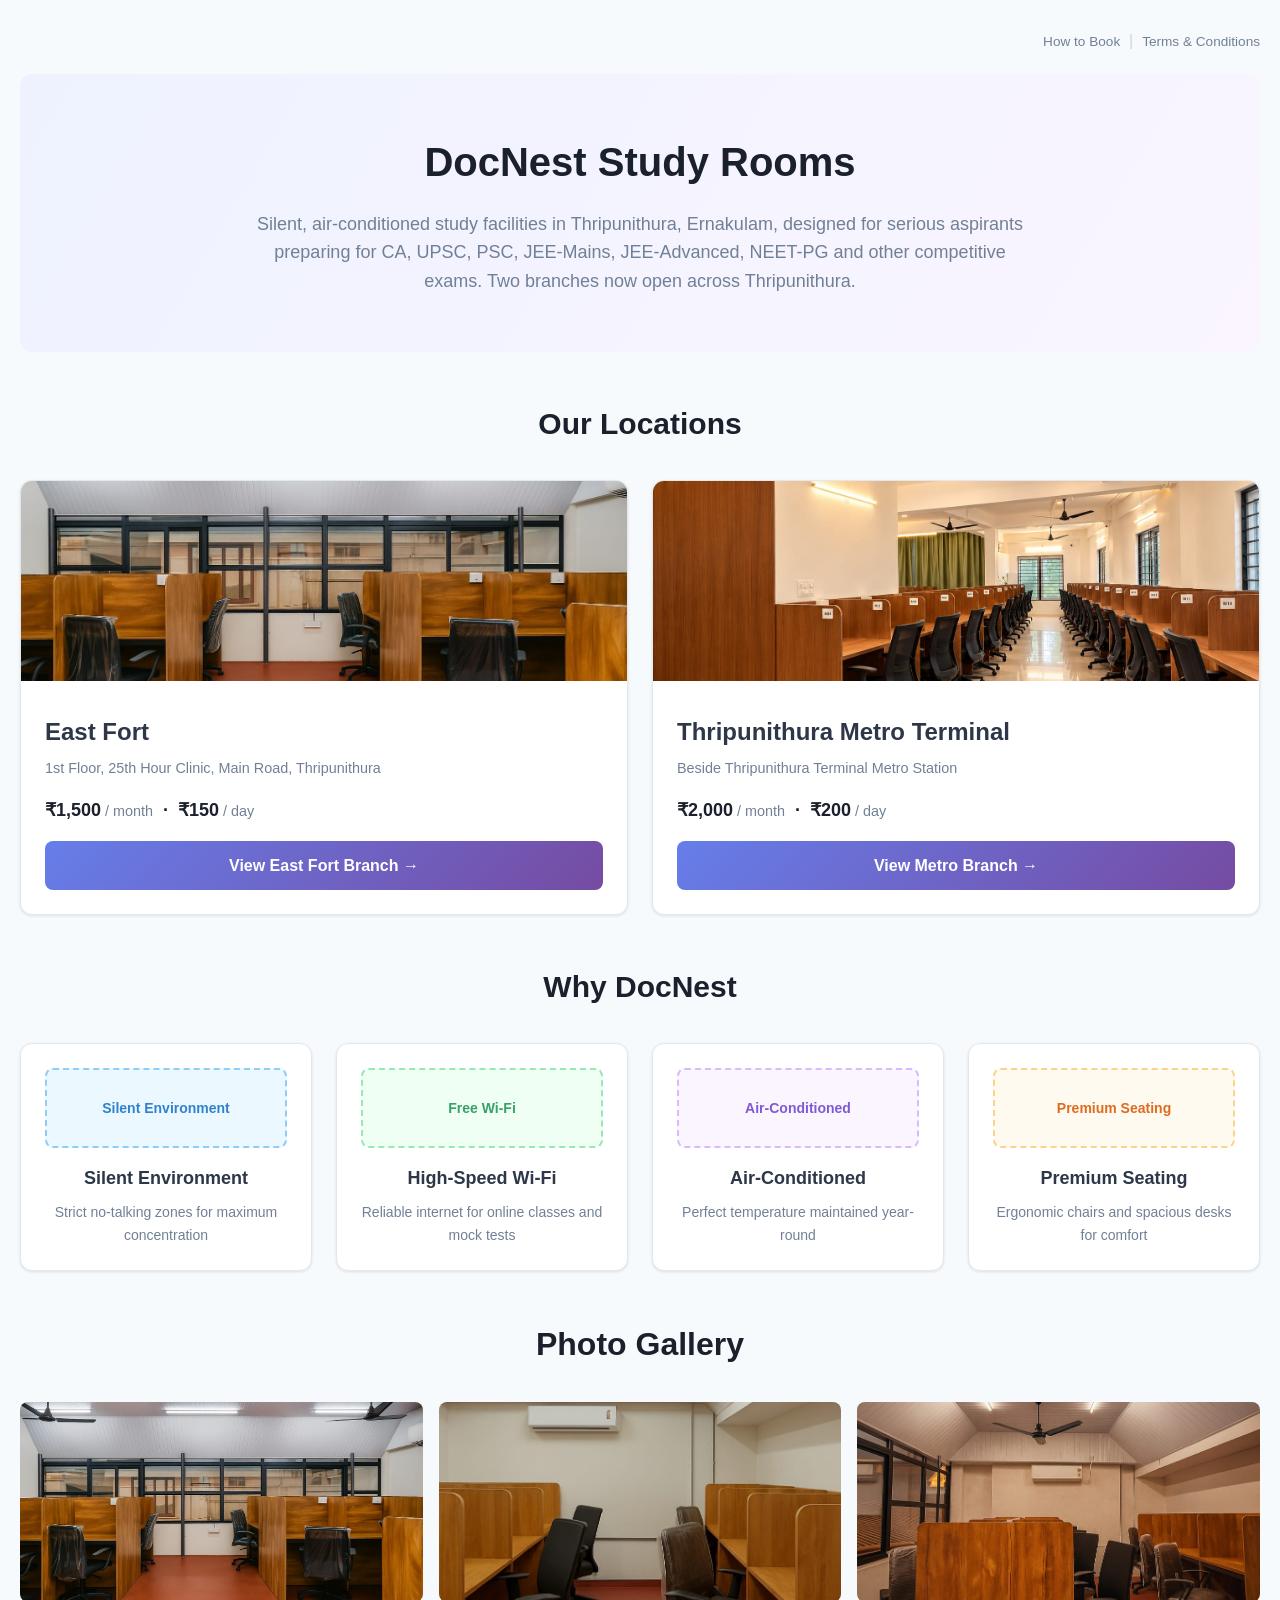
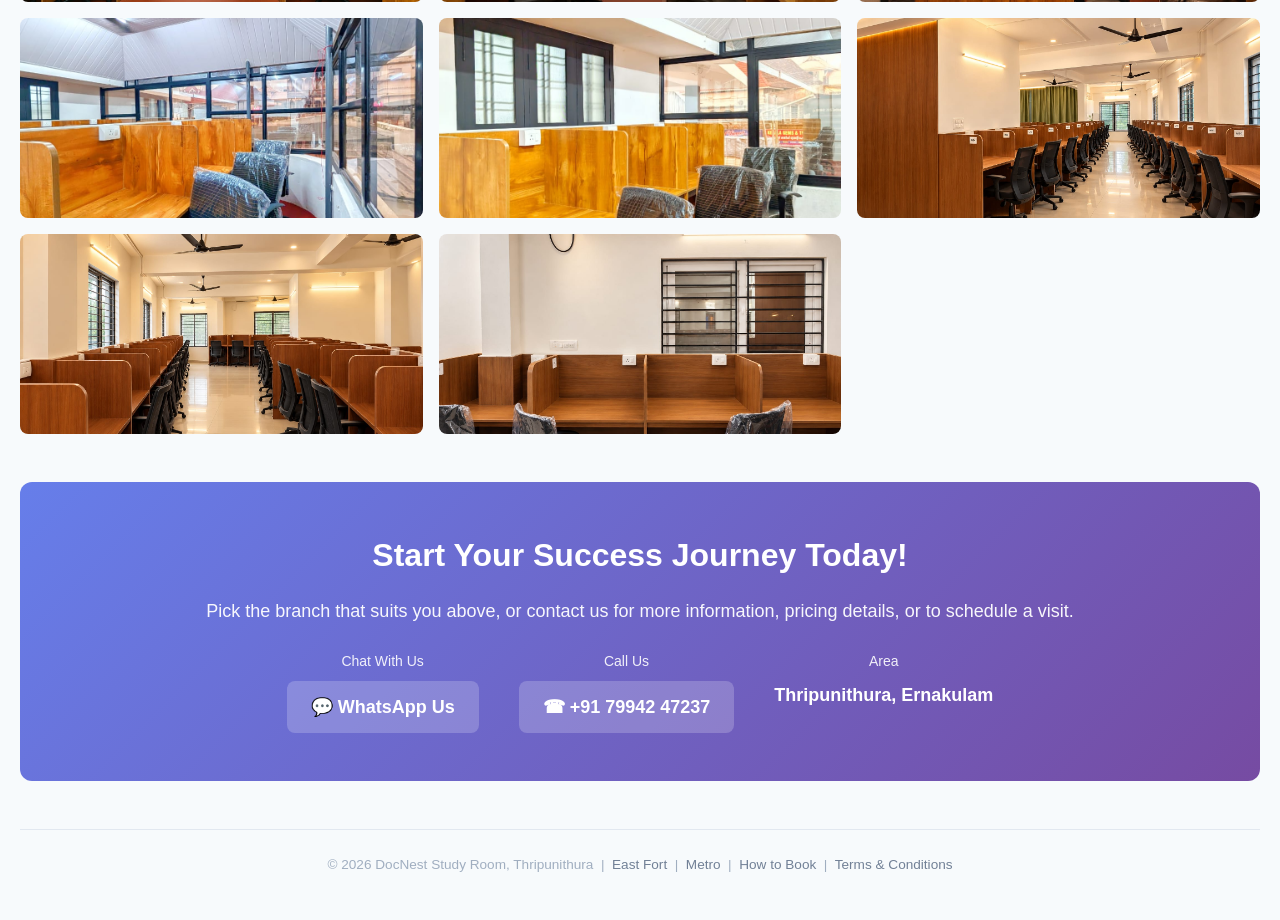
<file: index.html>
<!DOCTYPE html>
<html lang="en">
<head>
    <meta charset="UTF-8">
    <meta name="viewport" content="width=device-width, initial-scale=1.0">
    <title>DocNest Study Rooms in Thripunithura, Ernakulam | Two Branches — CA, UPSC, PSC, JEE Prep</title>
    <meta name="description" content="DocNest study rooms in Thripunithura, Ernakulam for CA, UPSC, PSC, JEE and NEET-PG prep. Two branches now open: East Fort and Thripunithura Terminal Metro Station. Silent, air-conditioned. From ₹150/day.">
    <meta name="keywords" content="study room Thripunithura, study room Ernakulam, study room Kochi, study room near Thripunithura metro, CA preparation Ernakulam, UPSC coaching Kochi, JEE coaching Kochi, PSC study center Kerala, competitive exam preparation, silent study room Ernakulam">
    <meta name="author" content="DocNest">
    <meta name="robots" content="index, follow">
    <link rel="canonical" href="https://docnest.co.in/">
    <link rel="icon" type="image/svg+xml" href="favicon.svg">

    <!-- Open Graph -->
    <meta property="og:type" content="website">
    <meta property="og:url" content="https://docnest.co.in/">
    <meta property="og:title" content="DocNest Study Rooms in Thripunithura, Ernakulam — Two Branches">
    <meta property="og:description" content="Silent, air-conditioned study rooms for CA, UPSC, PSC & JEE aspirants. Both branches open now — East Fort and Thripunithura Metro Terminal.">
    <meta property="og:image" content="https://docnest.co.in/images/view1.jpeg">
    <meta property="og:locale" content="en_IN">
    <meta property="og:site_name" content="DocNest Study Room">

    <!-- Twitter Card -->
    <meta name="twitter:card" content="summary_large_image">
    <meta name="twitter:url" content="https://docnest.co.in/">
    <meta name="twitter:title" content="DocNest Study Rooms in Thripunithura, Ernakulam — Two Branches">
    <meta name="twitter:description" content="Silent, air-conditioned study rooms for CA, UPSC, PSC & JEE aspirants in Thripunithura.">
    <meta name="twitter:image" content="https://docnest.co.in/images/view1.jpeg">

    <link rel="stylesheet" href="styles.css">

    <!-- Structured Data -->
    <script type="application/ld+json">
    {
      "@context": "https://schema.org",
      "@type": "Organization",
      "name": "DocNest Study Room",
      "description": "Silent, air-conditioned study rooms in Thripunithura, Ernakulam for CA, UPSC, PSC, JEE and NEET-PG aspirants",
      "image": "https://docnest.co.in/images/view1.jpeg",
      "url": "https://docnest.co.in/",
      "telephone": "+917994247237",
      "sameAs": [
        "https://wa.me/917994247237"
      ],
      "department": [
        {
          "@type": "LocalBusiness",
          "name": "DocNest Study Room — East Fort",
          "url": "https://docnest.co.in/east-fort.html",
          "telephone": "+917994247237",
          "priceRange": "₹₹",
          "openingHours": "Mo-Su 09:00-21:00",
          "address": {
            "@type": "PostalAddress",
            "streetAddress": "1st Floor, 25th Hour Clinic, Main Road",
            "addressLocality": "Thripunithura",
            "addressRegion": "Kerala",
            "postalCode": "682301",
            "addressCountry": "IN"
          },
          "geo": {
            "@type": "GeoCoordinates",
            "latitude": "9.945673931961355",
            "longitude": "76.34858332171142"
          }
        },
        {
          "@type": "LocalBusiness",
          "name": "DocNest Study Room — Thripunithura Metro",
          "url": "https://docnest.co.in/metro.html",
          "telephone": "+917994247237",
          "priceRange": "₹₹",
          "openingHours": "Mo-Su 09:00-21:00",
          "address": {
            "@type": "PostalAddress",
            "streetAddress": "Beside Thripunithura Terminal Metro Station, Pillar No. 1064",
            "addressLocality": "Thripunithura",
            "addressRegion": "Kerala",
            "addressCountry": "IN"
          }
        }
      ]
    }
    </script>
</head>
<body>
    <div class="study-room-page">
        <!-- Top Nav -->
        <nav class="top-nav">
            <a href="booking.html">How to Book</a>
            <span class="nav-sep">&nbsp;|&nbsp;</span>
            <a href="terms.html">Terms &amp; Conditions</a>
        </nav>

        <!-- Page Header -->
        <header class="page-header">
            <h1>DocNest Study Rooms</h1>
            <p>Silent, air-conditioned study facilities in Thripunithura, Ernakulam, designed for serious aspirants preparing for CA, UPSC, PSC, JEE-Mains, JEE-Advanced, NEET-PG and other competitive exams. Two branches now open across Thripunithura.</p>
        </header>

        <!-- Our Locations -->
        <h2 class="section-heading">Our Locations</h2>

        <div class="locations-grid">
            <!-- East Fort -->
            <div class="location-card">
                <div class="location-media">
                    <span class="branch-status open">Open Now</span>
                    <img src="images/view1.jpeg" alt="DocNest East Fort study room, Thripunithura" class="location-image" loading="lazy" decoding="async">
                </div>
                <div class="location-body">
                    <h3>East Fort</h3>
                    <p class="location-address">1st Floor, 25th Hour Clinic, Main Road, Thripunithura</p>
                    <p class="location-price">₹1,500<span> / month</span> &nbsp;·&nbsp; ₹150<span> / day</span></p>
                    <a href="east-fort.html" class="location-cta">View East Fort Branch &#8594;</a>
                </div>
            </div>

            <!-- Metro -->
            <div class="location-card">
                <div class="location-media">
                    <span class="branch-status open">Open Now</span>
                    <img src="images/metro/metro1.jpeg" alt="DocNest Metro Terminal study room, beside Thripunithura Terminal Metro Station" class="location-image" loading="lazy" decoding="async">
                </div>
                <div class="location-body">
                    <h3>Thripunithura Metro Terminal</h3>
                    <p class="location-address">Beside Thripunithura Terminal Metro Station</p>
                    <p class="location-price">₹2,000<span> / month</span> &nbsp;·&nbsp; ₹200<span> / day</span></p>
                    <a href="metro.html" class="location-cta">View Metro Branch &#8594;</a>
                </div>
            </div>
        </div>

        <!-- Why DocNest -->
        <h2 class="section-heading">Why DocNest</h2>

        <div class="feature-grid">
            <div class="feature-card">
                <div class="feature-icon blue">Silent Environment</div>
                <h3>Silent Environment</h3>
                <p>Strict no-talking zones for maximum concentration</p>
            </div>
            <div class="feature-card">
                <div class="feature-icon green">Free Wi-Fi</div>
                <h3>High-Speed Wi-Fi</h3>
                <p>Reliable internet for online classes and mock tests</p>
            </div>
            <div class="feature-card">
                <div class="feature-icon purple">Air-Conditioned</div>
                <h3>Air-Conditioned</h3>
                <p>Perfect temperature maintained year-round</p>
            </div>
            <div class="feature-card">
                <div class="feature-icon orange">Premium Seating</div>
                <h3>Premium Seating</h3>
                <p>Ergonomic chairs and spacious desks for comfort</p>
            </div>
        </div>

        <!-- Photo Gallery -->
        <div class="photo-gallery">
            <h2>Photo Gallery</h2>
            <div class="gallery-grid">
                <a href="images/view1.jpeg"><img src="images/view1.jpeg" alt="Study Room View 1" loading="lazy" decoding="async"></a>
                <a href="images/view2.jpeg"><img src="images/view2.jpeg" alt="Study Room View 2" loading="lazy" decoding="async"></a>
                <a href="images/view3.jpeg"><img src="images/view3.jpeg" alt="Study Room View 3" loading="lazy" decoding="async"></a>
                <a href="images/view4.jpeg"><img src="images/view4.jpeg" alt="Study Room View 4" loading="lazy" decoding="async"></a>
                <a href="images/view5.jpeg"><img src="images/view5.jpeg" alt="Study Room View 5" loading="lazy" decoding="async"></a>
                <a href="images/metro/metro1.jpeg"><img src="images/metro/metro1.jpeg" alt="Study cabins at DocNest Metro Terminal" loading="lazy" decoding="async"></a>
                <a href="images/metro/metro2.jpeg"><img src="images/metro/metro2.jpeg" alt="Air-conditioned study hall at DocNest Metro Terminal" loading="lazy" decoding="async"></a>
                <a href="images/metro/metro3.jpeg"><img src="images/metro/metro3.jpeg" alt="Cabin seating and desks at DocNest Metro Terminal" loading="lazy" decoding="async"></a>
                <a href="images/metro/metro-view.jpeg"><img src="images/metro/metro-view.jpeg" alt="View of Thripunithura Terminal Metro Station from a DocNest study desk" loading="lazy" decoding="async"></a>
            </div>
        </div>

        <!-- CTA Section -->
        <div class="cta-section">
            <h2>Start Your Success Journey Today!</h2>
            <p>Pick the branch that suits you above, or contact us for more information, pricing details, or to schedule a visit.</p>

            <div class="contact-info">
                <div class="contact-item">
                    <div class="contact-label">Chat With Us</div>
                    <div class="contact-value">
                        <a href="https://wa.me/917994247237" target="_blank" rel="noopener">💬 WhatsApp Us</a>
                    </div>
                </div>

                <div class="contact-item">
                    <div class="contact-label">Call Us</div>
                    <div class="contact-value">
                        <a href="tel:+917994247237">&#9742; +91 79942 47237</a>
                    </div>
                </div>

                <div class="contact-item">
                    <div class="contact-label">Area</div>
                    <div class="contact-value">
                        Thripunithura, Ernakulam
                    </div>
                </div>
            </div>
        </div>

        <!-- Footer -->
        <footer class="site-footer">
            <p>&copy; <span id="footer-year">2026</span> DocNest Study Room, Thripunithura &nbsp;|&nbsp;
                <a href="east-fort.html">East Fort</a> &nbsp;|&nbsp;
                <a href="metro.html">Metro</a> &nbsp;|&nbsp;
                <a href="booking.html">How to Book</a> &nbsp;|&nbsp;
                <a href="terms.html">Terms &amp; Conditions</a>
            </p>
        </footer>
    </div>

    <!-- Contact config + gallery lightbox behaviour -->
    <script src="config.js"></script>
    <script src="app.js"></script>
</body>
</html>
</file>
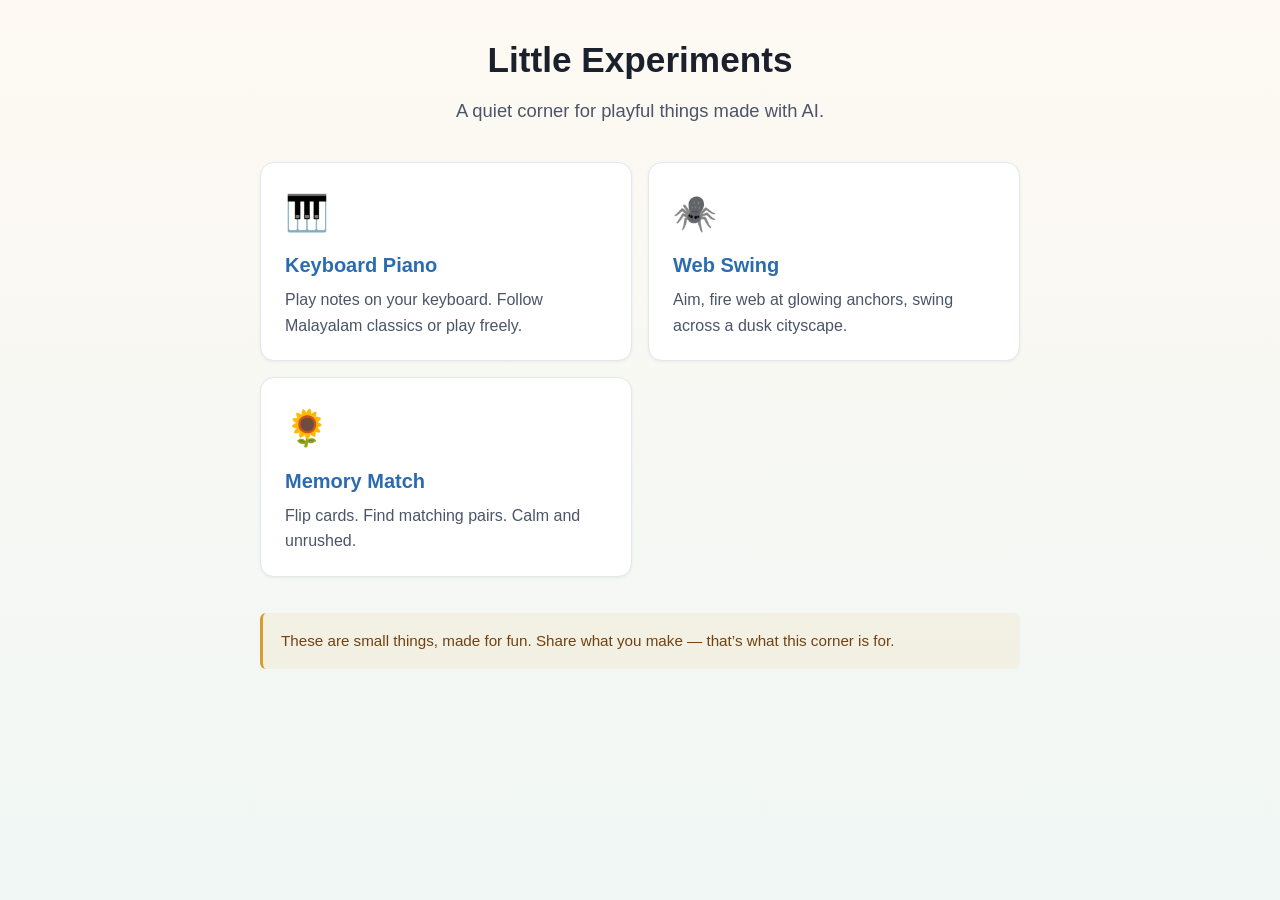
<file: experiments/index.html>
<!DOCTYPE html>
<html lang="en">
<head>
<meta charset="UTF-8">
<meta name="viewport" content="width=device-width, initial-scale=1.0">
<meta name="robots" content="noindex, nofollow">
<title>Experiments &mdash; DocNest</title>
<style>
  * { margin: 0; padding: 0; box-sizing: border-box; }
  body {
    font-family: -apple-system, BlinkMacSystemFont, 'Segoe UI', Roboto, sans-serif;
    background: linear-gradient(180deg, #fef9f3 0%, #f0f7f4 100%);
    color: #2d3748;
    min-height: 100vh;
    padding: 32px 16px 48px;
    line-height: 1.6;
  }
  .wrap { max-width: 760px; margin: 0 auto; }
  header { text-align: center; margin-bottom: 36px; }
  h1 { font-size: 2.2rem; color: #1a202c; margin-bottom: 8px; }
  .subtitle { font-size: 1.15rem; color: #4a5568; }
  .grid {
    display: grid;
    grid-template-columns: 1fr;
    gap: 16px;
  }
  @media (min-width: 600px) {
    .grid { grid-template-columns: 1fr 1fr; }
  }
  a.card {
    display: block;
    background: white;
    border: 1px solid #e2e8f0;
    border-radius: 14px;
    padding: 22px 24px;
    text-decoration: none;
    color: inherit;
    box-shadow: 0 1px 3px rgba(0,0,0,0.06);
    transition: transform 0.15s, box-shadow 0.15s;
  }
  a.card:hover {
    transform: translateY(-3px);
    box-shadow: 0 6px 16px rgba(0,0,0,0.1);
  }
  .icon { font-size: 2.2rem; margin-bottom: 8px; }
  .card h2 { font-size: 1.25rem; margin-bottom: 6px; color: #2b6cb0; }
  .card p { font-size: 1rem; color: #4a5568; }
  .note {
    margin-top: 36px;
    padding: 16px 18px;
    background: rgba(214, 158, 46, 0.08);
    border-left: 3px solid #d69e2e;
    border-radius: 6px;
    color: #744210;
    font-size: 0.95rem;
  }
</style>
</head>
<body>
<div class="wrap">
  <header>
    <h1>Little Experiments</h1>
    <p class="subtitle">A quiet corner for playful things made with AI.</p>
  </header>

  <div class="grid">
    <a class="card" href="piano.html">
      <div class="icon">🎹</div>
      <h2>Keyboard Piano</h2>
      <p>Play notes on your keyboard. Follow Malayalam classics or play freely.</p>
    </a>
    <a class="card" href="web-swing.html">
      <div class="icon">🕷️</div>
      <h2>Web Swing</h2>
      <p>Aim, fire web at glowing anchors, swing across a dusk cityscape.</p>
    </a>
    <a class="card" href="memory-match.html">
      <div class="icon">🌻</div>
      <h2>Memory Match</h2>
      <p>Flip cards. Find matching pairs. Calm and unrushed.</p>
    </a>
  </div>

  <div class="note">
    These are small things, made for fun. Share what you make &mdash; that&rsquo;s what this corner is for.
  </div>
</div>
</body>
</html>
</file>
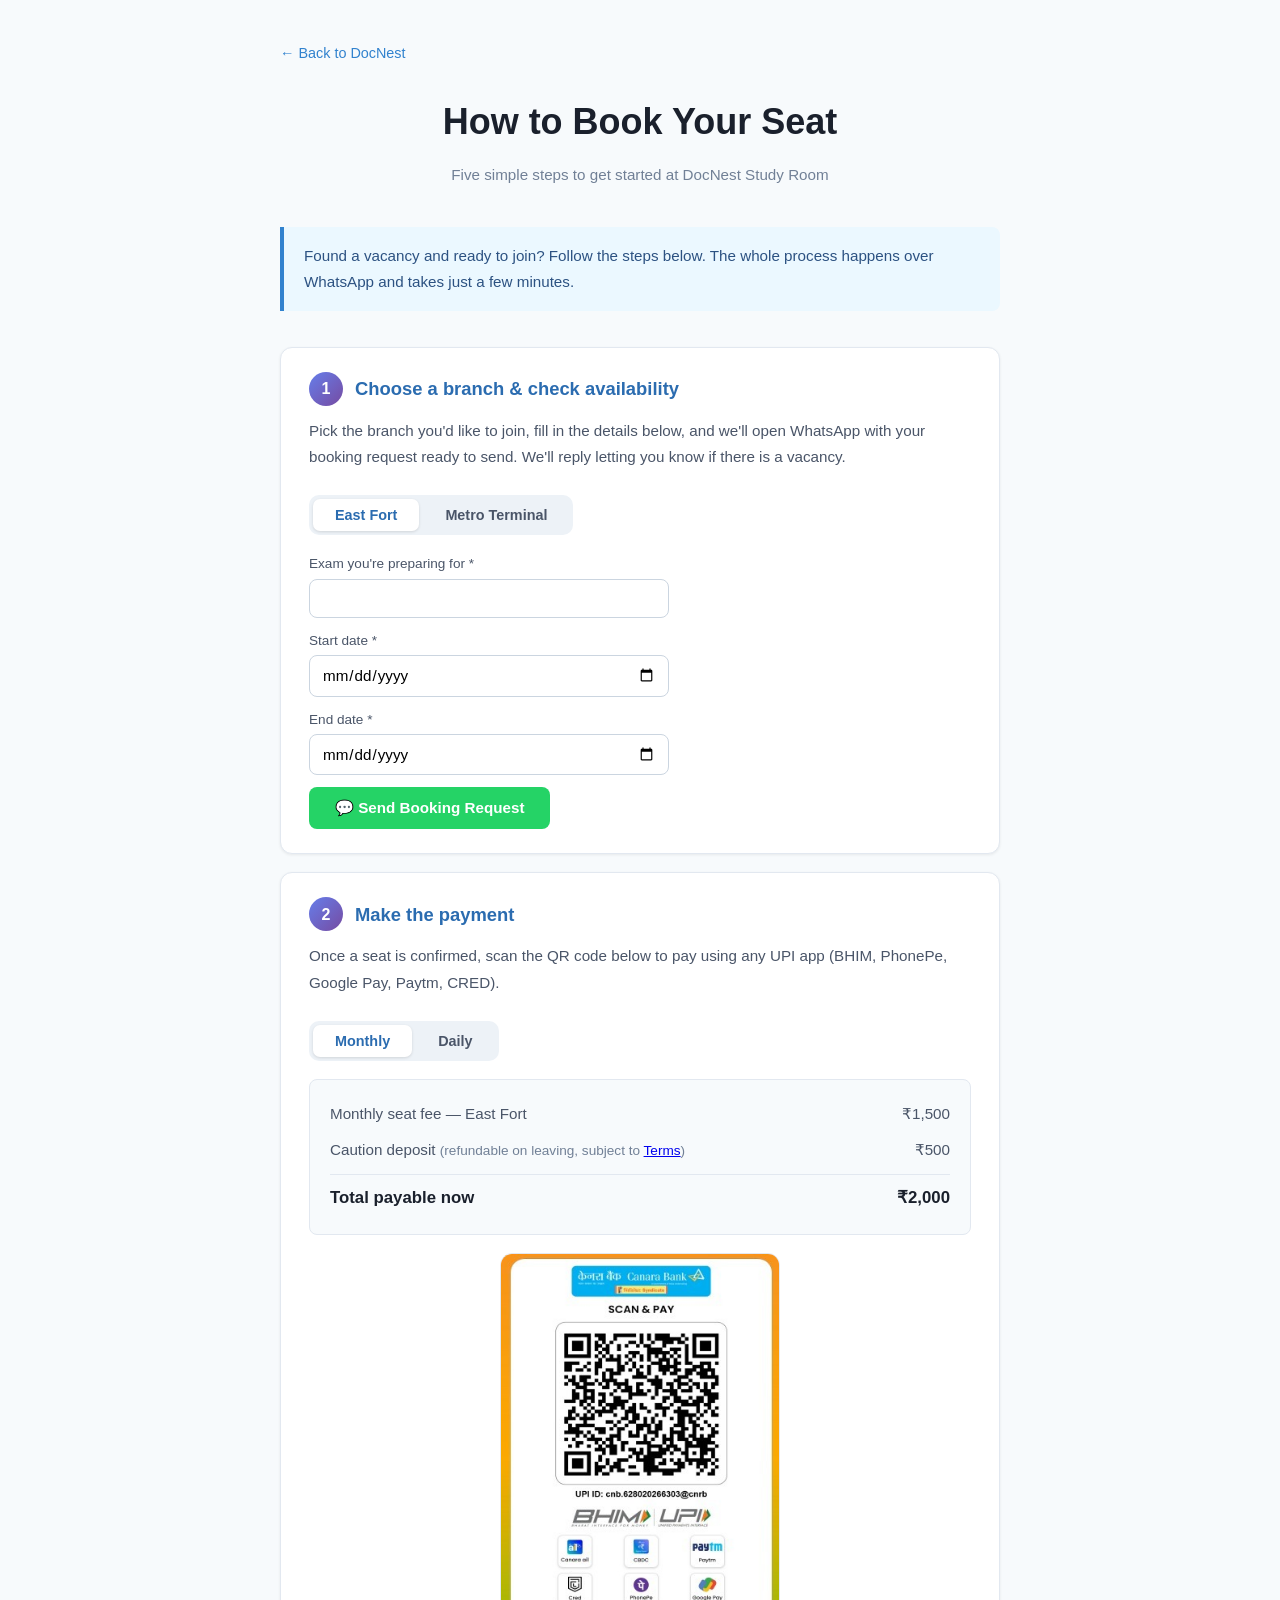
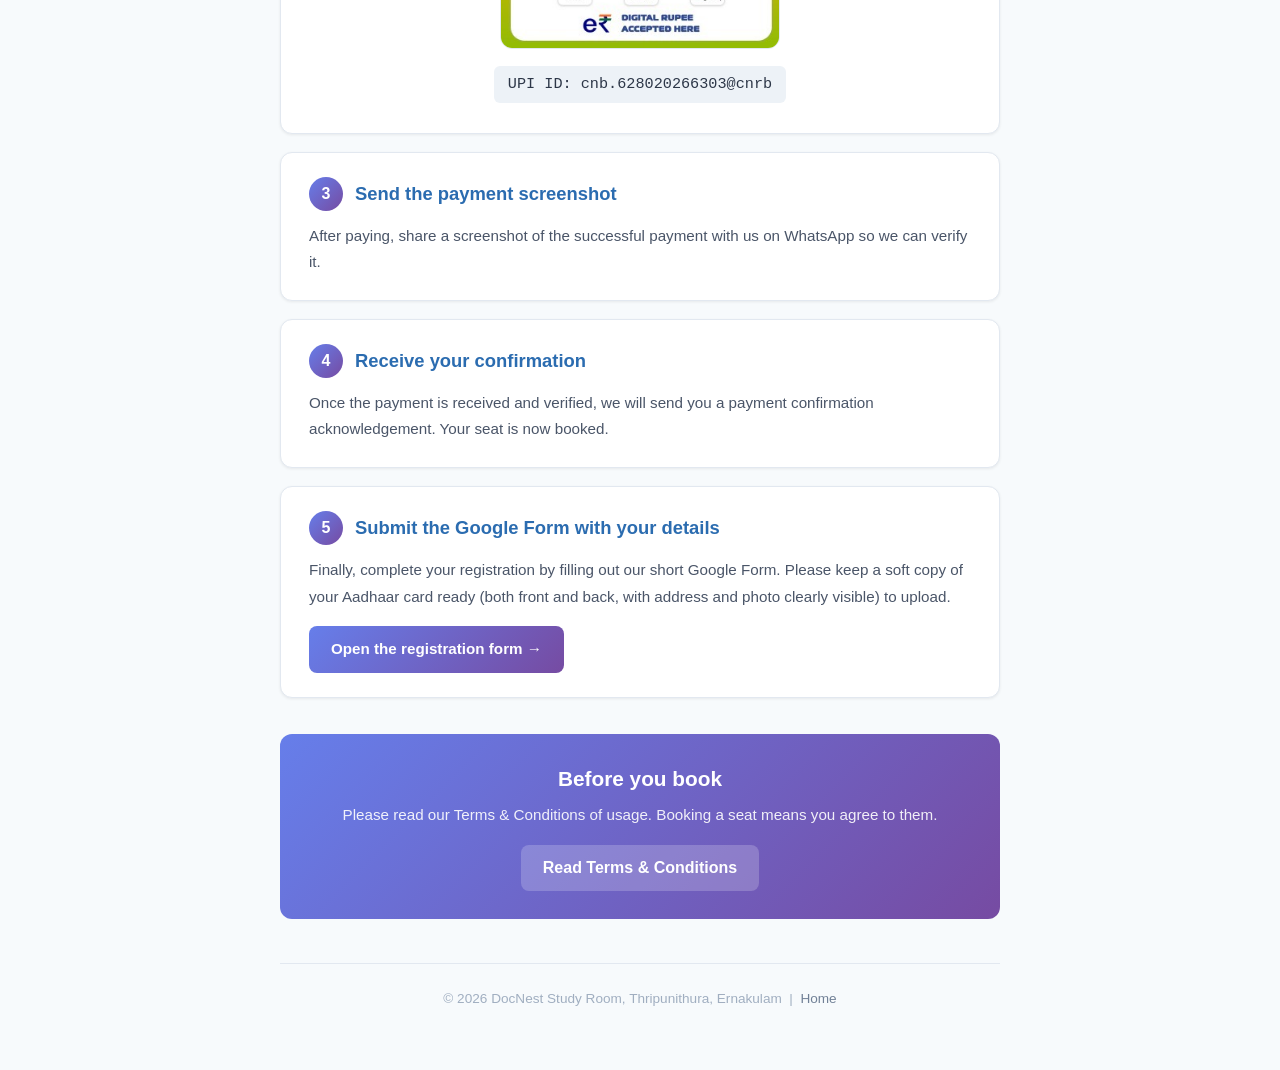
<file: booking.html>
<!DOCTYPE html>
<html lang="en">
<head>
    <meta charset="UTF-8">
    <meta name="viewport" content="width=device-width, initial-scale=1.0">
    <meta name="description" content="How to book your seat at DocNest Study Room, Thripunithura, Ernakulam — payment, confirmation and onboarding steps.">
    <meta name="robots" content="noindex, follow">
    <title>How to Book Your Seat - DocNest Study Room</title>
    <link rel="icon" type="image/svg+xml" href="favicon.svg">
    <link rel="stylesheet" href="styles.css">
    <style>
        .booking-page {
            max-width: 760px;
            margin: 0 auto;
            padding: 40px 20px 60px;
        }

        .booking-header {
            text-align: center;
            margin-bottom: 40px;
        }

        .booking-header h1 {
            font-size: 2.25rem;
            color: #1a202c;
            margin-bottom: 12px;
        }

        .booking-header p {
            color: #718096;
            font-size: 0.95rem;
        }

        .booking-intro {
            background: #ebf8ff;
            border-left: 4px solid #3182ce;
            border-radius: 0 8px 8px 0;
            padding: 16px 20px;
            margin-bottom: 36px;
            color: #2c5282;
            font-size: 0.95rem;
            line-height: 1.7;
        }

        .step {
            background: white;
            border: 1px solid #e2e8f0;
            border-radius: 12px;
            padding: 24px 28px;
            margin-bottom: 18px;
            box-shadow: 0 1px 3px rgba(0, 0, 0, 0.07);
        }

        .step-head {
            display: flex;
            align-items: center;
            gap: 12px;
            margin-bottom: 12px;
        }

        .step-num {
            background: linear-gradient(135deg, #667eea 0%, #764ba2 100%);
            color: white;
            width: 34px;
            height: 34px;
            border-radius: 50%;
            display: flex;
            align-items: center;
            justify-content: center;
            font-weight: 700;
            font-size: 1rem;
            flex-shrink: 0;
        }

        .step-head h2 {
            font-size: 1.15rem;
            color: #2b6cb0;
            margin: 0;
        }

        .step p {
            color: #4a5568;
            line-height: 1.75;
            font-size: 0.95rem;
            margin: 0 0 10px;
        }

        .step p:last-child {
            margin-bottom: 0;
        }

        .plan-toggle {
            display: inline-flex;
            background: #edf2f7;
            border-radius: 10px;
            padding: 4px;
            margin: 14px 0 4px;
            gap: 4px;
        }

        .plan-option {
            border: none;
            background: transparent;
            color: #4a5568;
            font-family: inherit;
            font-size: 0.9rem;
            font-weight: 600;
            padding: 8px 22px;
            border-radius: 7px;
            cursor: pointer;
        }

        .plan-option.active {
            background: white;
            color: #2b6cb0;
            box-shadow: 0 1px 3px rgba(0, 0, 0, 0.12);
        }

        .fee-box {
            background: #f7fafc;
            border: 1px solid #e2e8f0;
            border-radius: 8px;
            padding: 16px 20px;
            margin: 14px 0;
        }

        .fee-row {
            display: flex;
            justify-content: space-between;
            padding: 6px 0;
            color: #4a5568;
            font-size: 0.95rem;
        }

        .fee-row.total {
            border-top: 1px solid #e2e8f0;
            margin-top: 6px;
            padding-top: 10px;
            font-weight: 700;
            color: #1a202c;
            font-size: 1.05rem;
        }

        .fee-note {
            color: #718096;
            font-size: 0.85rem;
        }

        .qr-wrap {
            text-align: center;
            margin: 18px 0 6px;
        }

        .qr-wrap img {
            max-width: 280px;
            width: 100%;
            border: 1px solid #e2e8f0;
            border-radius: 12px;
        }

        .upi-id {
            display: inline-block;
            margin-top: 10px;
            background: #edf2f7;
            color: #2d3748;
            font-family: monospace;
            font-size: 0.95rem;
            padding: 6px 14px;
            border-radius: 6px;
        }

        .form-link {
            display: inline-block;
            margin-top: 6px;
            background: linear-gradient(135deg, #667eea 0%, #764ba2 100%);
            color: white;
            text-decoration: none;
            padding: 10px 22px;
            border-radius: 8px;
            font-weight: 600;
            font-size: 0.95rem;
        }

        .form-link:hover {
            opacity: 0.92;
        }

        .doc-list {
            list-style: none;
            padding: 0;
            margin: 8px 0 0;
        }

        .doc-list li {
            padding: 6px 0;
            color: #4a5568;
            font-size: 0.95rem;
            display: flex;
            gap: 10px;
        }

        .doc-list li::before {
            content: "\2713";
            color: #38a169;
            font-weight: 700;
            flex-shrink: 0;
        }

        .book-form {
            margin-top: 14px;
            display: flex;
            flex-direction: column;
            gap: 12px;
            max-width: 360px;
        }

        .book-field {
            display: flex;
            flex-direction: column;
            gap: 4px;
        }

        .book-field span {
            font-size: 0.85rem;
            color: #4a5568;
            font-weight: 500;
        }

        .book-field input {
            padding: 10px 12px;
            border: 1px solid #cbd5e0;
            border-radius: 8px;
            font-size: 0.95rem;
            font-family: inherit;
        }

        .book-submit {
            align-self: flex-start;
            background: #25D366;
            color: white;
            border: none;
            font-weight: 600;
            padding: 12px 26px;
            border-radius: 8px;
            font-size: 0.95rem;
            cursor: pointer;
        }

        .book-submit:hover {
            background: #20ba5a;
        }

        .terms-callout {
            background: linear-gradient(135deg, #667eea 0%, #764ba2 100%);
            color: white;
            padding: 28px;
            border-radius: 12px;
            text-align: center;
            margin-top: 36px;
        }

        .terms-callout h2 {
            font-size: 1.3rem;
            margin-bottom: 8px;
        }

        .terms-callout p {
            opacity: 0.9;
            margin-bottom: 18px;
            font-size: 0.95rem;
        }

        .terms-callout a {
            color: white;
            text-decoration: none;
            background: rgba(255,255,255,0.2);
            padding: 10px 22px;
            border-radius: 8px;
            font-weight: 600;
            display: inline-block;
        }

        .terms-callout a:hover {
            background: rgba(255,255,255,0.3);
        }

        .back-link {
            display: inline-flex;
            align-items: center;
            gap: 6px;
            color: #3182ce;
            text-decoration: none;
            font-size: 0.9rem;
            font-weight: 500;
            margin-bottom: 28px;
        }

        .back-link:hover {
            text-decoration: underline;
        }

        .site-footer {
            text-align: center;
            padding: 24px 0 0;
            color: #a0aec0;
            font-size: 0.85rem;
            border-top: 1px solid #e2e8f0;
            margin-top: 44px;
        }

        .site-footer a {
            color: #718096;
            text-decoration: none;
        }
    </style>
</head>
<body>
    <div class="booking-page">
        <a href="index.html" class="back-link">&#8592; Back to DocNest</a>

        <div class="booking-header">
            <h1>How to Book Your Seat</h1>
            <p>Five simple steps to get started at DocNest Study Room</p>
        </div>

        <div class="booking-intro">
            Found a vacancy and ready to join? Follow the steps below. The whole process happens over WhatsApp and takes just a few minutes.
        </div>

        <!-- Step 1 -->
        <div class="step">
            <div class="step-head">
                <div class="step-num">1</div>
                <h2>Choose a branch &amp; check availability</h2>
            </div>
            <p>Pick the branch you'd like to join, fill in the details below, and we'll open WhatsApp with your booking request ready to send. We'll reply letting you know if there is a vacancy.</p>

            <div class="plan-toggle" id="branch-toggle">
                <button type="button" class="plan-option active" data-branch="east-fort">East Fort</button>
                <button type="button" class="plan-option" data-branch="metro">Metro Terminal</button>
            </div>

            <div class="book-form" id="book-form" data-branch="DocNest East Fort, Thripunithura"></div>
        </div>

        <!-- Step 2 -->
        <div class="step">
            <div class="step-head">
                <div class="step-num">2</div>
                <h2>Make the payment</h2>
            </div>
            <p>Once a seat is confirmed, scan the QR code below to pay using any UPI app (BHIM, PhonePe, Google Pay, Paytm, CRED).</p>

            <div class="plan-toggle" id="plan-toggle">
                <button type="button" class="plan-option active" data-plan="monthly">Monthly</button>
                <button type="button" class="plan-option" data-plan="daily">Daily</button>
            </div>

            <div class="fee-box">
                <div class="fee-row">
                    <span id="plan-fee-label">Monthly seat fee</span>
                    <span id="plan-fee-amount">&#8377;1,500</span>
                </div>
                <div class="fee-row">
                    <span>Caution deposit <span class="fee-note">(refundable on leaving, subject to <a href="terms.html">Terms</a>)</span></span>
                    <span>&#8377;500</span>
                </div>
                <div class="fee-row total">
                    <span>Total payable now</span>
                    <span id="plan-fee-total">&#8377;2,000</span>
                </div>
            </div>

            <div class="qr-wrap">
                <img src="images/docnest-payment-qr.jpeg" alt="DocNest payment QR code">
                <div><span class="upi-id">UPI ID: cnb.628020266303@cnrb</span></div>
            </div>
        </div>

        <!-- Step 3 -->
        <div class="step">
            <div class="step-head">
                <div class="step-num">3</div>
                <h2>Send the payment screenshot</h2>
            </div>
            <p>After paying, share a screenshot of the successful payment with us on WhatsApp so we can verify it.</p>
        </div>

        <!-- Step 4 -->
        <div class="step">
            <div class="step-head">
                <div class="step-num">4</div>
                <h2>Receive your confirmation</h2>
            </div>
            <p>Once the payment is received and verified, we will send you a payment confirmation acknowledgement. Your seat is now booked.</p>
        </div>

        <!-- Step 5 -->
        <div class="step">
            <div class="step-head">
                <div class="step-num">5</div>
                <h2>Submit the Google Form with your details</h2>
            </div>
            <p>Finally, complete your registration by filling out our short Google Form. Please keep a soft copy of your Aadhaar card ready (both front and back, with address and photo clearly visible) to upload.</p>
            <p><a href="https://docs.google.com/forms/d/e/1FAIpQLSddi6qmm3MkkDwNG4QQtnm97MszMIDD9_BnblXJJGi8S2XplA/viewform" target="_blank" rel="noopener" class="form-link">Open the registration form &#8594;</a></p>
        </div>

        <div class="terms-callout">
            <h2>Before you book</h2>
            <p>Please read our Terms &amp; Conditions of usage. Booking a seat means you agree to them.</p>
            <a href="terms.html">Read Terms &amp; Conditions</a>
        </div>

        <footer class="site-footer">
            <p>&copy; <span id="footer-year">2026</span> DocNest Study Room, Thripunithura, Ernakulam &nbsp;|&nbsp; <a href="index.html">Home</a></p>
        </footer>
    </div>

    <script src="config.js"></script>
    <script src="app.js"></script>
    <script>
        initBookingForm(document.getElementById('book-form'), {
            fieldClass: 'book-field',
            buttonClass: 'book-submit'
        });

        // Branch + plan selector. Fees come from siteConfig (config.js) so
        // pricing lives in one place. The chosen branch also updates the
        // book-form's data-branch, which fills [BRANCH] in the WhatsApp message.
        (function initBookingControls() {
            var DEPOSIT = siteConfig.cautionDeposit;
            var branches = siteConfig.branches;
            var rupee = '₹';
            var state = { branch: 'east-fort', plan: 'monthly' };

            var bookForm = document.getElementById('book-form');
            var feeLabel = document.getElementById('plan-fee-label');
            var feeAmount = document.getElementById('plan-fee-amount');
            var feeTotal = document.getElementById('plan-fee-total');
            var branchButtons = document.querySelectorAll('#branch-toggle .plan-option');
            var planButtons = document.querySelectorAll('#plan-toggle .plan-option');

            function money(n) {
                return rupee + n.toLocaleString('en-IN');
            }

            function render() {
                var b = branches[state.branch];
                var fee = state.plan === 'monthly' ? b.monthly : b.daily;
                var planWord = state.plan === 'monthly' ? 'Monthly' : 'Daily';
                feeLabel.textContent = planWord + ' seat fee — ' + b.name;
                feeAmount.textContent = money(fee);
                feeTotal.textContent = money(fee + DEPOSIT);
                bookForm.setAttribute('data-branch', b.whatsappLabel);

                branchButtons.forEach(function (x) {
                    x.classList.toggle('active', x.dataset.branch === state.branch);
                });
                planButtons.forEach(function (x) {
                    x.classList.toggle('active', x.dataset.plan === state.plan);
                });
            }

            branchButtons.forEach(function (x) {
                x.addEventListener('click', function () {
                    state.branch = x.dataset.branch;
                    render();
                });
            });
            planButtons.forEach(function (x) {
                x.addEventListener('click', function () {
                    state.plan = x.dataset.plan;
                    render();
                });
            });

            // Preselect a branch from ?branch=east-fort / ?branch=metro
            var qBranch = new URLSearchParams(window.location.search).get('branch');
            if (qBranch && branches[qBranch]) state.branch = qBranch;

            render();
        })();
    </script>
</body>
</html>
</file>
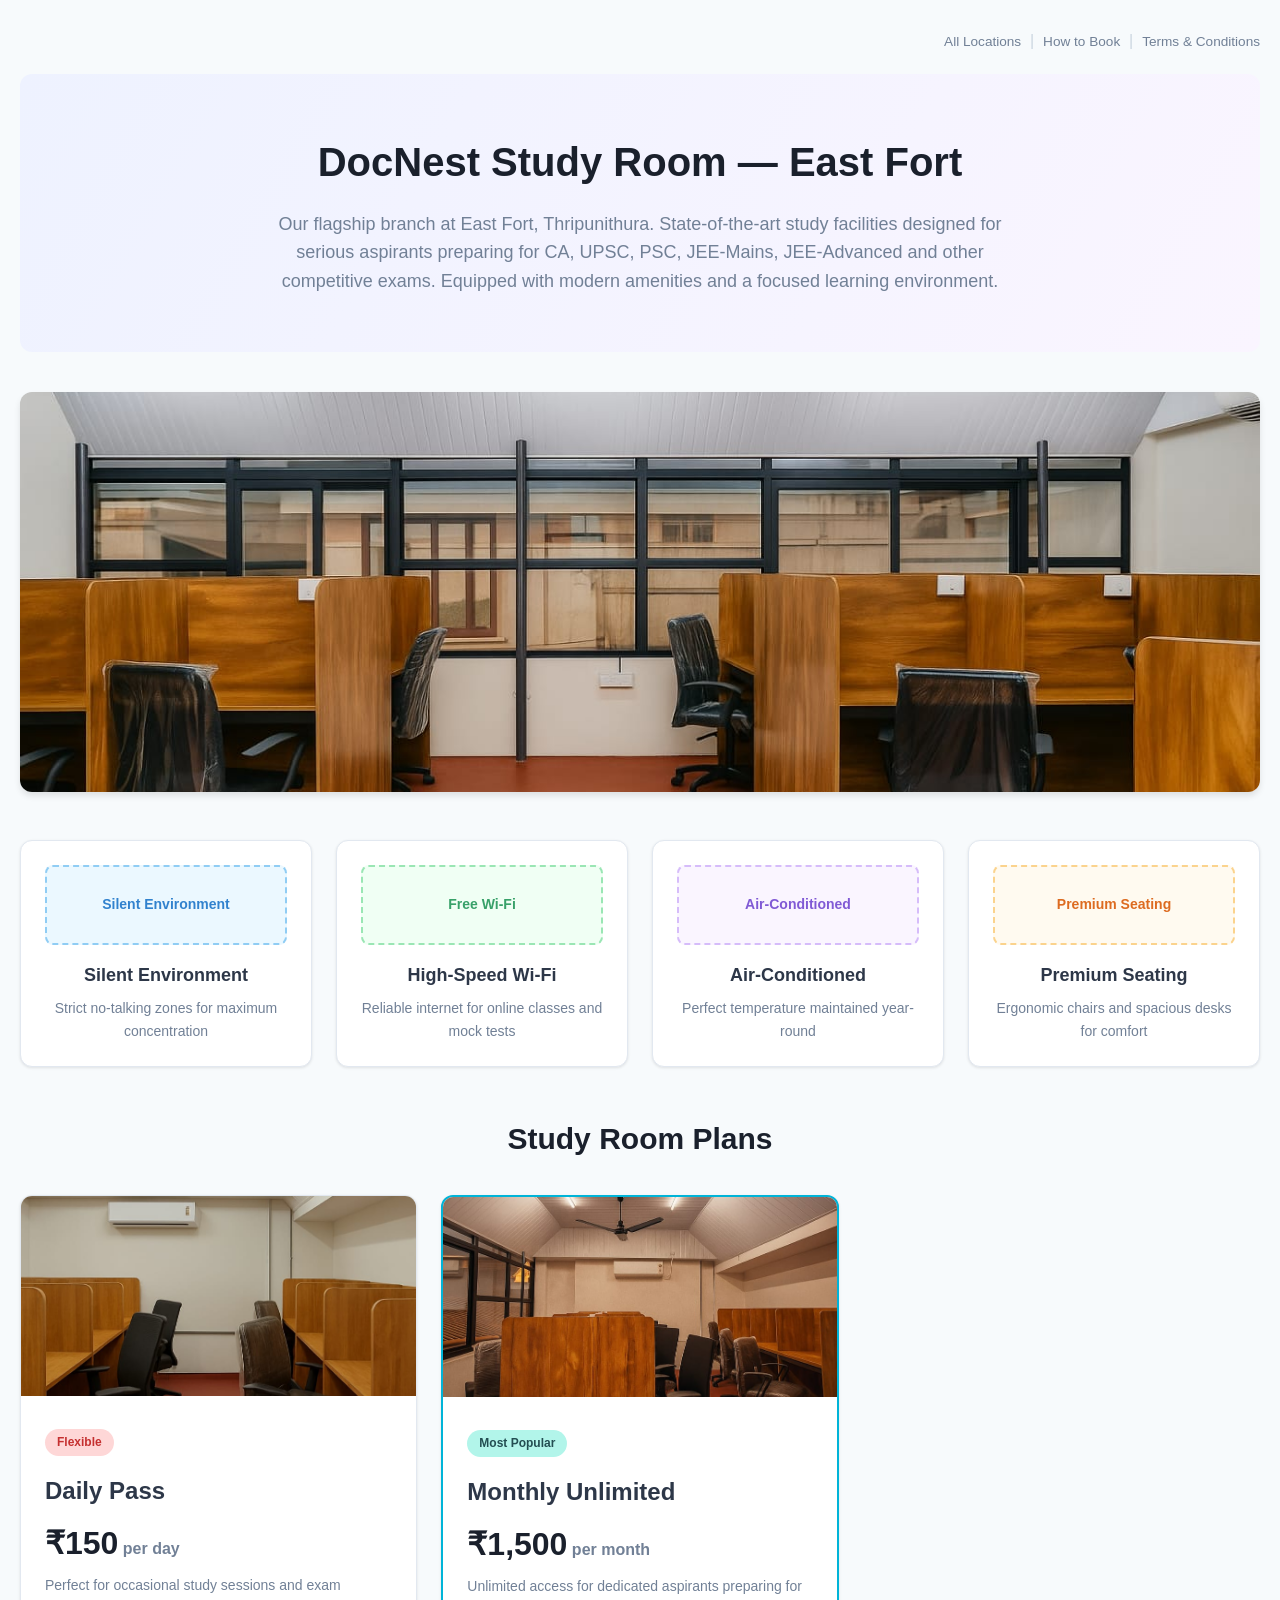
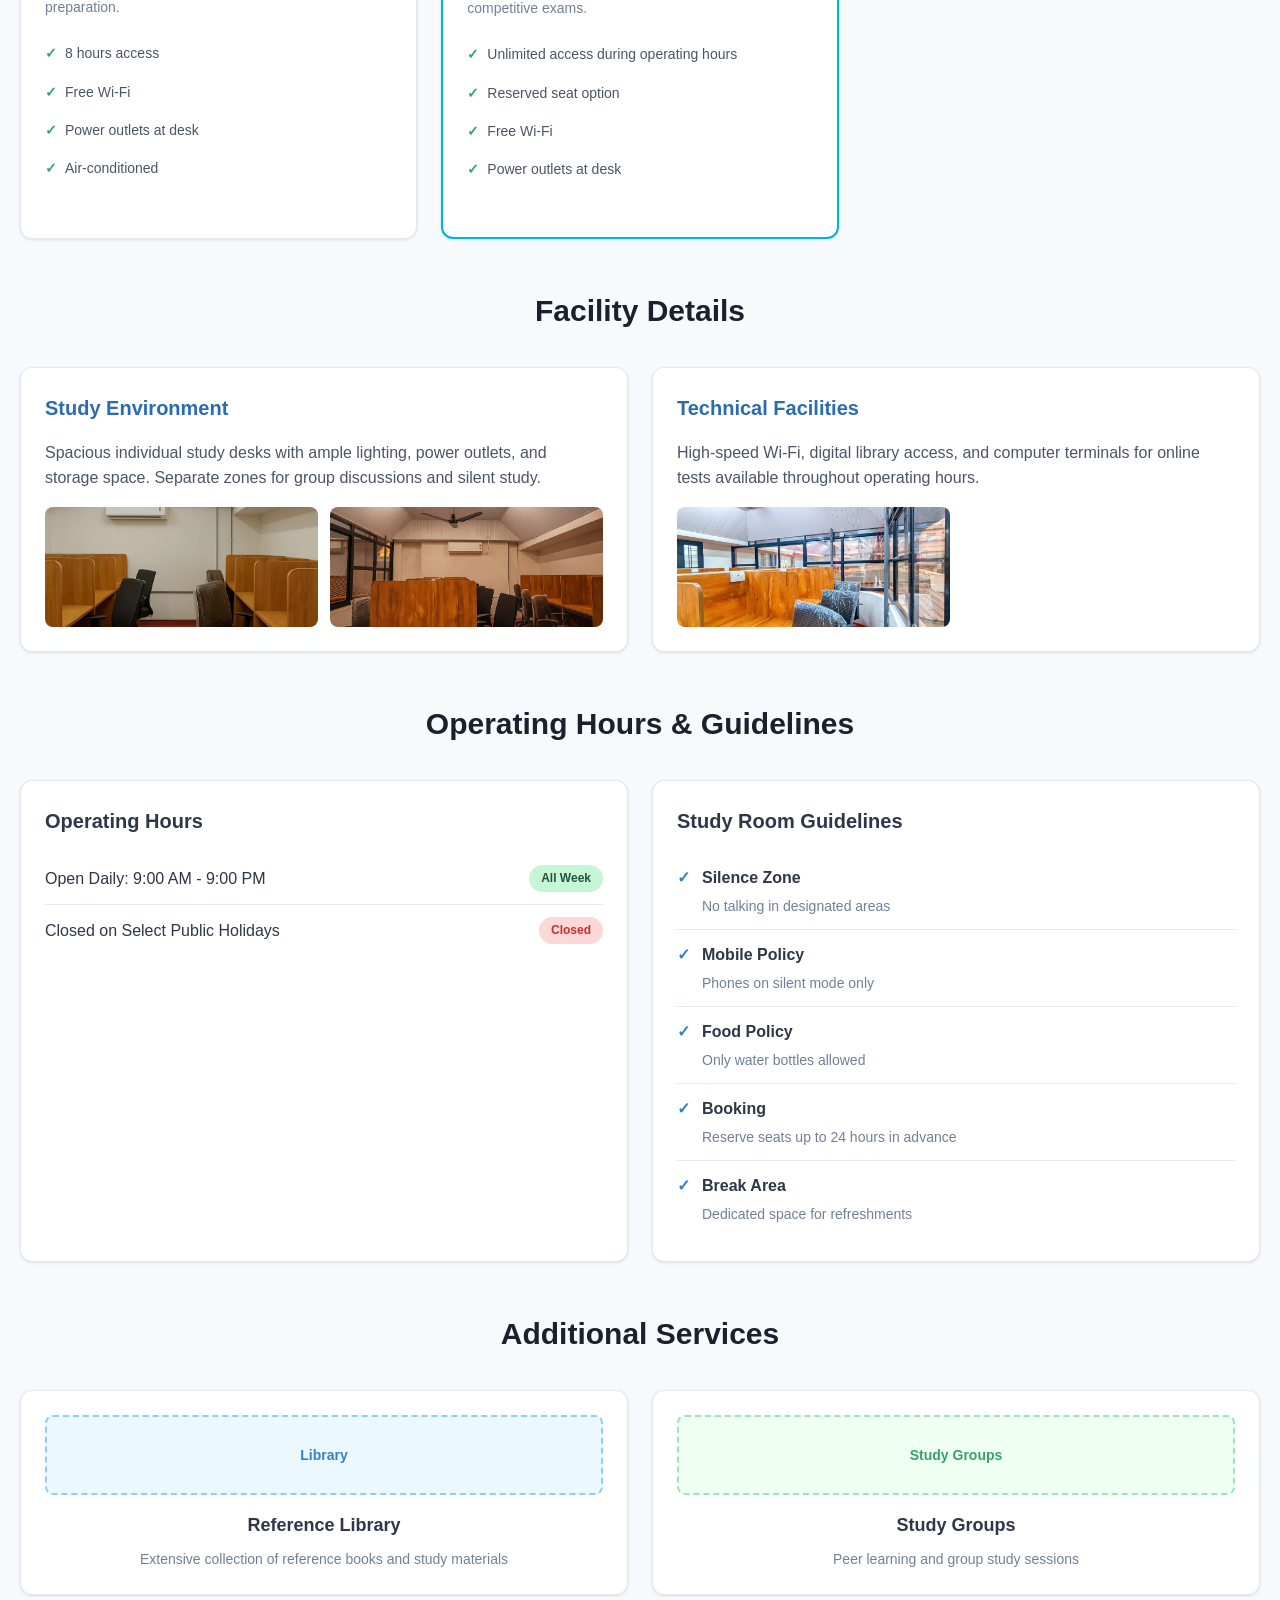
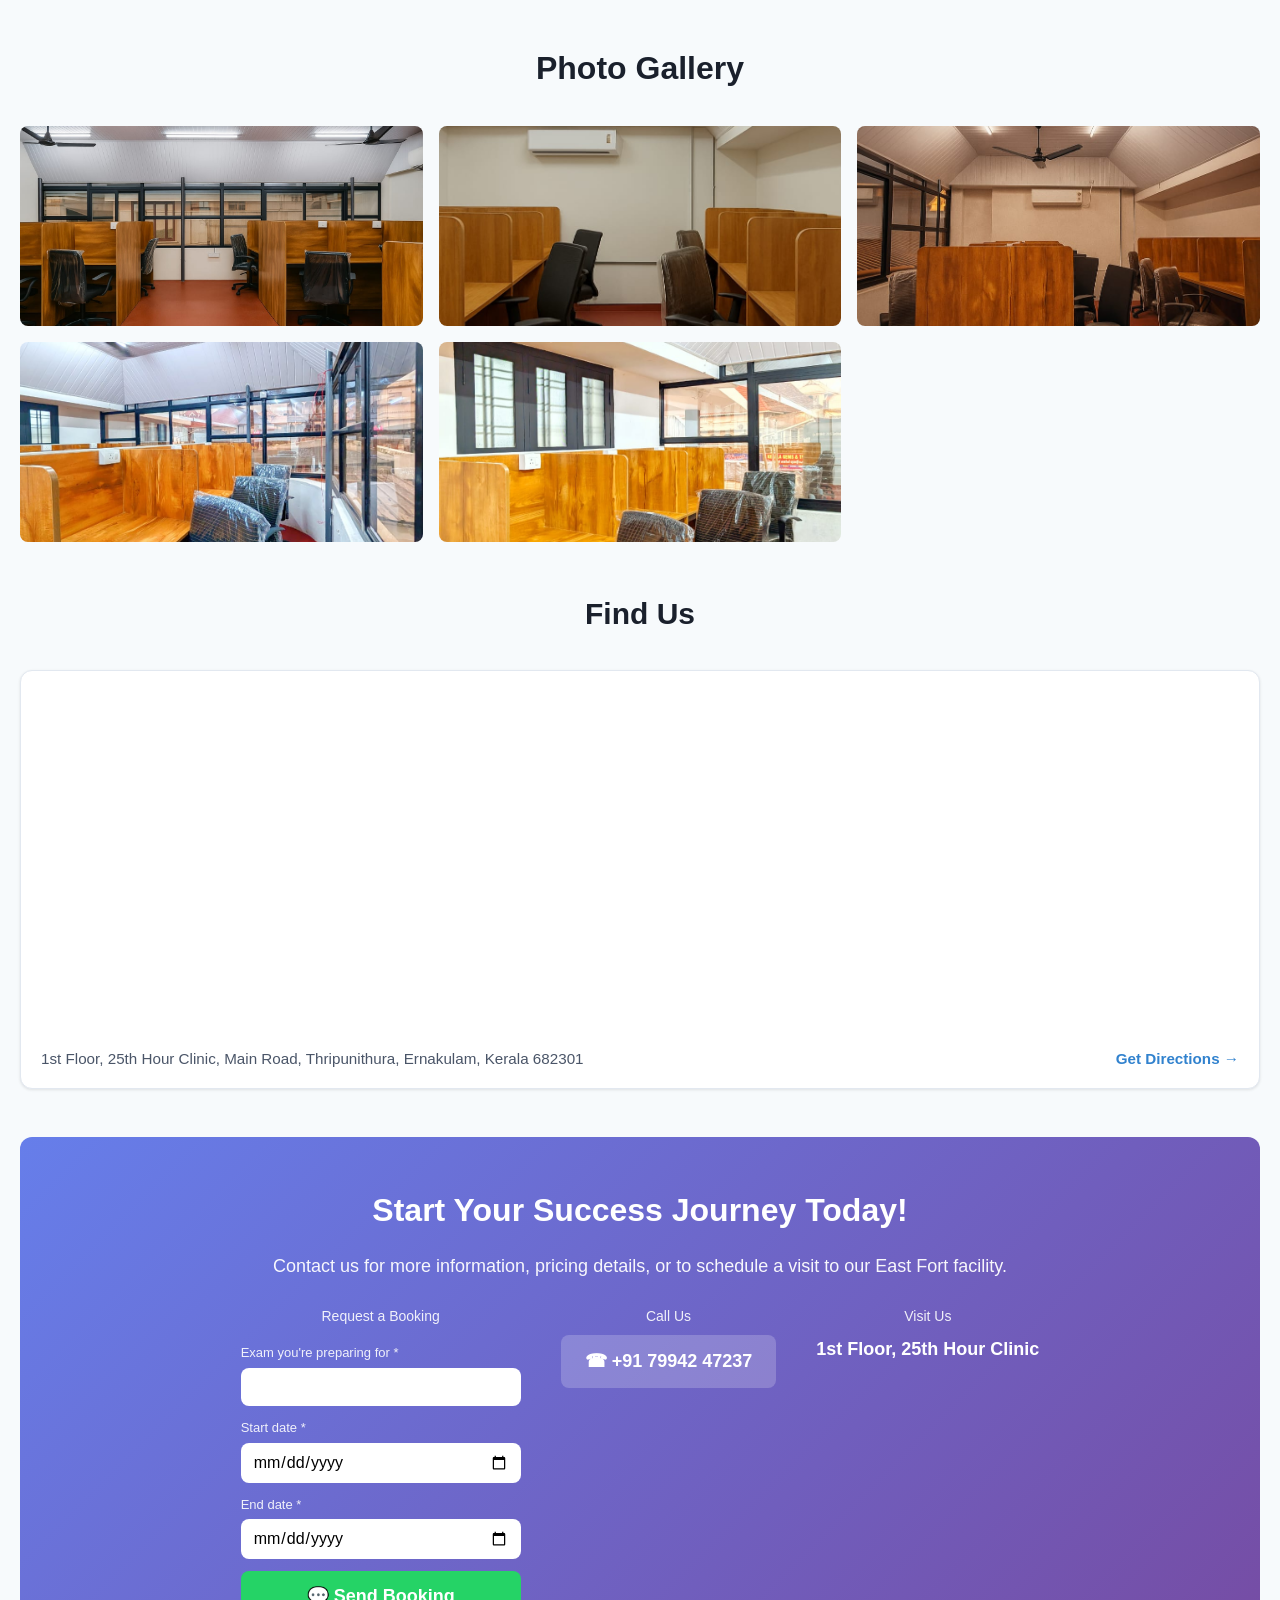
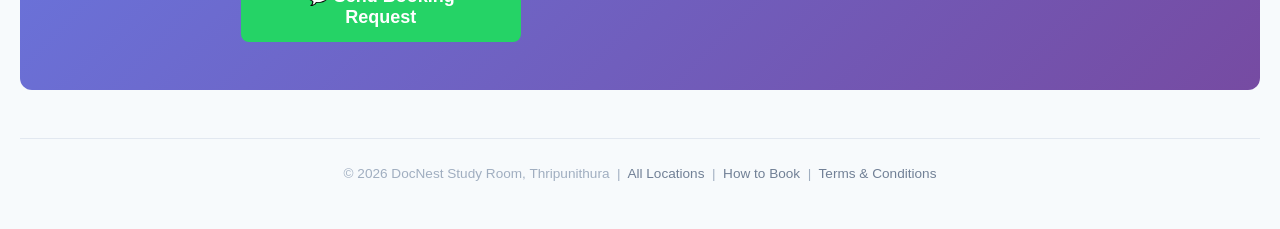
<file: east-fort.html>
<!DOCTYPE html>
<html lang="en">
<head>
    <meta charset="UTF-8">
    <meta name="viewport" content="width=device-width, initial-scale=1.0">
    <title>DocNest Study Room — East Fort, Thripunithura | CA, UPSC, PSC, JEE Prep</title>
    <meta name="description" content="DocNest East Fort study room in Thripunithura, Ernakulam for NEETPG, CA, UPSC, PSC, JEE-Mains, JEE-Advanced and competitive exam preparation. Silent, air-conditioned, ₹150/day or ₹1500/month. Open 9 AM - 9 PM.">
    <meta name="keywords" content="study room Thripunithura, study room East Fort, study room Ernakulam, study room Kochi, CA preparation Ernakulam, UPSC coaching Kochi, JEE coaching Kochi, JEE-Advanced PSC study center Kerala, competitive exam preparation, silent study room Ernakulam">
    <meta name="author" content="DocNest">
    <meta name="robots" content="index, follow">
    <link rel="canonical" href="https://docnest.co.in/east-fort.html">
    <link rel="icon" type="image/svg+xml" href="favicon.svg">

    <!-- Open Graph -->
    <meta property="og:type" content="website">
    <meta property="og:url" content="https://docnest.co.in/east-fort.html">
    <meta property="og:title" content="DocNest Study Room — East Fort, Thripunithura">
    <meta property="og:description" content="State-of-the-art study facilities in Kochi for CA, UPSC, PSC aspirants. Air-conditioned, silent environment. ₹150/day or ₹1500/month.">
    <meta property="og:image" content="https://docnest.co.in/images/view1.jpeg">
    <meta property="og:locale" content="en_IN">
    <meta property="og:site_name" content="DocNest Study Room">

    <!-- Twitter Card -->
    <meta name="twitter:card" content="summary_large_image">
    <meta name="twitter:url" content="https://docnest.co.in/east-fort.html">
    <meta name="twitter:title" content="DocNest Study Room — East Fort, Thripunithura">
    <meta name="twitter:description" content="State-of-the-art study facilities in Kochi for CA, UPSC, PSC aspirants. Air-conditioned, silent environment.">
    <meta name="twitter:image" content="https://docnest.co.in/images/view1.jpeg">

    <link rel="stylesheet" href="styles.css">

    <!-- Structured Data -->
    <script type="application/ld+json">
    {
      "@context": "https://schema.org",
      "@type": "LocalBusiness",
      "name": "DocNest Study Room — East Fort",
      "description": "DocNest study facilities for competitive exam aspirants at East Fort, Thripunithura, Ernakulam",
      "image": "https://docnest.co.in/images/view1.jpeg",
      "telephone": "+917994247237",
      "branchOf": {
        "@type": "Organization",
        "name": "DocNest Study Room",
        "url": "https://docnest.co.in/"
      },
      "address": {
        "@type": "PostalAddress",
        "streetAddress": "1st Floor, 25th Hour Clinic, Main Road",
        "addressLocality": "Thripunithura",
        "addressRegion": "Kerala",
        "postalCode": "682301",
        "addressCountry": "IN"
      },
      "geo": {
        "@type": "GeoCoordinates",
        "latitude": "9.945673931961355",
        "longitude": "76.34858332171142"
      },
      "hasMap": "https://www.google.com/maps?q=9.945673931961355,76.34858332171142",
      "url": "https://docnest.co.in/east-fort.html",
      "priceRange": "₹₹",
      "openingHours": "Mo-Su 09:00-21:00",
      "sameAs": [
        "https://wa.me/917994247237"
      ],
      "hasOfferCatalog": {
        "@type": "OfferCatalog",
        "name": "Study Room Plans",
        "itemListElement": [
          {
            "@type": "Offer",
            "itemOffered": {
              "@type": "Service",
              "name": "Daily Pass",
              "description": "8 hours access with Wi-Fi and power outlets"
            },
            "price": "150",
            "priceCurrency": "INR"
          },
          {
            "@type": "Offer",
            "itemOffered": {
              "@type": "Service",
              "name": "Monthly Unlimited",
              "description": "Unlimited access with reserved seat and locker"
            },
            "price": "1500",
            "priceCurrency": "INR"
          }
        ]
      }
    }
    </script>
</head>
<body>
    <div class="study-room-page">
        <!-- Top Nav -->
        <nav class="top-nav">
            <a href="index.html">All Locations</a>
            <span class="nav-sep">&nbsp;|&nbsp;</span>
            <a href="booking.html">How to Book</a>
            <span class="nav-sep">&nbsp;|&nbsp;</span>
            <a href="terms.html">Terms &amp; Conditions</a>
        </nav>

        <!-- Page Header -->
        <header class="page-header">
            <h1>DocNest Study Room — East Fort</h1>
            <p>Our flagship branch at East Fort, Thripunithura. State-of-the-art study facilities designed for serious aspirants preparing for CA, UPSC, PSC, JEE-Mains, JEE-Advanced and other competitive exams. Equipped with modern amenities and a focused learning environment.</p>
        </header>

        <!-- Hero Image -->
        <img src="images/view1.jpeg" alt="Study desks at DocNest Study Room, East Fort, Thripunithura" class="hero-image" fetchpriority="high">

        <!-- Features Grid -->
        <div class="feature-grid">
            <div class="feature-card">
                <div class="feature-icon blue">Silent Environment</div>
                <h3>Silent Environment</h3>
                <p>Strict no-talking zones for maximum concentration</p>
            </div>
            <div class="feature-card">
                <div class="feature-icon green">Free Wi-Fi</div>
                <h3>High-Speed Wi-Fi</h3>
                <p>Reliable internet for online classes and mock tests</p>
            </div>
            <div class="feature-card">
                <div class="feature-icon purple">Air-Conditioned</div>
                <h3>Air-Conditioned</h3>
                <p>Perfect temperature maintained year-round</p>
            </div>
            <div class="feature-card">
                <div class="feature-icon orange">Premium Seating</div>
                <h3>Premium Seating</h3>
                <p>Ergonomic chairs and spacious desks for comfort</p>
            </div>
        </div>

        <!-- Pricing -->
        <h2 class="section-heading">Study Room Plans</h2>

        <div class="pricing-grid">
            <div class="pricing-card">
                <img src="images/view2.jpeg" alt="Daily Pass" class="pricing-image" loading="lazy" decoding="async">
                <div class="pricing-content">
                    <span class="pricing-badge orange">Flexible</span>
                    <h3>Daily Pass</h3>
                    <div class="pricing-price">₹150<span class="pricing-period"> per day</span></div>
                    <p class="pricing-description">Perfect for occasional study sessions and exam preparation.</p>
                    <ul class="pricing-features">
                        <li>8 hours access</li>
                        <li>Free Wi-Fi</li>
                        <li>Power outlets at desk</li>
                        <li>Air-conditioned</li>
                    </ul>
                </div>
            </div>
            <div class="pricing-card highlighted">
                <img src="images/view3.jpeg" alt="Monthly Unlimited" class="pricing-image" loading="lazy" decoding="async">
                <div class="pricing-content">
                    <span class="pricing-badge teal">Most Popular</span>
                    <h3>Monthly Unlimited</h3>
                    <div class="pricing-price">₹1,500<span class="pricing-period"> per month</span></div>
                    <p class="pricing-description">Unlimited access for dedicated aspirants preparing for competitive exams.</p>
                    <ul class="pricing-features">
                        <li>Unlimited access during operating hours</li>
                        <li>Reserved seat option</li>
                        <li>Free Wi-Fi</li>
                        <li>Power outlets at desk</li>
                    </ul>
                </div>
            </div>
        </div>

        <!-- Facility Details -->
        <h2 class="section-heading">Facility Details</h2>

        <div class="info-grid">
            <div class="info-section">
                <h3>Study Environment</h3>
                <p>Spacious individual study desks with ample lighting, power outlets, and storage space. Separate zones for group discussions and silent study.</p>
                <div class="info-images">
                    <img src="images/view2.jpeg" alt="Study Environment 1" loading="lazy" decoding="async">
                    <img src="images/view3.jpeg" alt="Study Environment 2" loading="lazy" decoding="async">
                </div>
            </div>
            <div class="info-section">
                <h3>Technical Facilities</h3>
                <p>High-speed Wi-Fi, digital library access, and computer terminals for online tests available throughout operating hours.</p>
                <div class="info-images">
                    <img src="images/view4.jpeg" alt="Technical Facilities 1" loading="lazy" decoding="async">
                </div>
            </div>
        </div>

        <!-- Schedule & Guidelines -->
        <h2 class="section-heading">Operating Hours &amp; Guidelines</h2>

        <div class="info-grid">
            <div class="schedule-card">
                <h3>Operating Hours</h3>
                <div class="schedule-item">
                    <span>Open Daily: 9:00 AM - 9:00 PM</span>
                    <span class="schedule-badge">All Week</span>
                </div>
                <div class="schedule-item">
                    <span>Closed on Select Public Holidays</span>
                    <span class="schedule-badge red">Closed</span>
                </div>
            </div>

            <div class="guidelines-list">
                <h3>Study Room Guidelines</h3>
                <div class="guideline-item">
                    <div>
                        <div class="guideline-label">Silence Zone</div>
                        <div class="guideline-description">No talking in designated areas</div>
                    </div>
                </div>
                <div class="guideline-item">
                    <div>
                        <div class="guideline-label">Mobile Policy</div>
                        <div class="guideline-description">Phones on silent mode only</div>
                    </div>
                </div>
                <div class="guideline-item">
                    <div>
                        <div class="guideline-label">Food Policy</div>
                        <div class="guideline-description">Only water bottles allowed</div>
                    </div>
                </div>
                <div class="guideline-item">
                    <div>
                        <div class="guideline-label">Booking</div>
                        <div class="guideline-description">Reserve seats up to 24 hours in advance</div>
                    </div>
                </div>
                <div class="guideline-item">
                    <div>
                        <div class="guideline-label">Break Area</div>
                        <div class="guideline-description">Dedicated space for refreshments</div>
                    </div>
                </div>
            </div>
        </div>

        <!-- Additional Services -->
        <h2 class="section-heading">Additional Services</h2>

        <div class="feature-grid services-grid">
            <div class="feature-card">
                <div class="feature-icon blue">Library</div>
                <h3>Reference Library</h3>
                <p>Extensive collection of reference books and study materials</p>
            </div>
            <div class="feature-card">
                <div class="feature-icon green">Study Groups</div>
                <h3>Study Groups</h3>
                <p>Peer learning and group study sessions</p>
            </div>
        </div>

        <!-- Photo Gallery -->
        <div class="photo-gallery">
            <h2>Photo Gallery</h2>
            <div class="gallery-grid">
                <a href="images/view1.jpeg"><img src="images/view1.jpeg" alt="Study Room View 1" loading="lazy" decoding="async"></a>
                <a href="images/view2.jpeg"><img src="images/view2.jpeg" alt="Study Room View 2" loading="lazy" decoding="async"></a>
                <a href="images/view3.jpeg"><img src="images/view3.jpeg" alt="Study Room View 3" loading="lazy" decoding="async"></a>
                <a href="images/view4.jpeg"><img src="images/view4.jpeg" alt="Study Room View 4" loading="lazy" decoding="async"></a>
                <a href="images/view5.jpeg"><img src="images/view5.jpeg" alt="Study Room View 5" loading="lazy" decoding="async"></a>
            </div>
        </div>

        <!-- Find Us -->
        <h2 class="section-heading">Find Us</h2>

        <div class="map-section">
            <iframe
                src="https://maps.google.com/maps?q=9.945673931961355,76.34858332171142&z=17&output=embed"
                title="DocNest Study Room East Fort location map"
                loading="lazy"
                allowfullscreen
                referrerpolicy="no-referrer-when-downgrade"></iframe>
            <div class="map-footer">
                <span>1st Floor, 25th Hour Clinic, Main Road, Thripunithura, Ernakulam, Kerala 682301</span>
                <a href="https://www.google.com/maps/dir/?api=1&amp;destination=9.945673931961355,76.34858332171142" target="_blank" rel="noopener" class="directions-link">Get Directions &#8594;</a>
            </div>
        </div>

        <!-- CTA Section -->
        <div class="cta-section">
            <h2>Start Your Success Journey Today!</h2>
            <p>Contact us for more information, pricing details, or to schedule a visit to our East Fort facility.</p>

            <div class="contact-info">
                <div class="contact-item">
                    <div class="contact-label">Request a Booking</div>
                    <div class="booking-form" id="booking-form" data-branch="DocNest East Fort, Thripunithura"></div>
                </div>

                <div class="contact-item">
                    <div class="contact-label">Call Us</div>
                    <div class="contact-value">
                        <a href="tel:+917994247237">&#9742; +91 79942 47237</a>
                    </div>
                </div>

                <div class="contact-item">
                    <div class="contact-label">Visit Us</div>
                    <div class="contact-value">
                        1st Floor, 25th Hour Clinic
                    </div>
                </div>
            </div>
        </div>

        <!-- Footer -->
        <footer class="site-footer">
            <p>&copy; <span id="footer-year">2026</span> DocNest Study Room, Thripunithura &nbsp;|&nbsp;
                <a href="index.html">All Locations</a> &nbsp;|&nbsp;
                <a href="booking.html">How to Book</a> &nbsp;|&nbsp;
                <a href="terms.html">Terms &amp; Conditions</a>
            </p>
        </footer>
    </div>

    <!-- Contact config + booking form / lightbox behaviour -->
    <script src="config.js"></script>
    <script src="app.js"></script>
</body>
</html>
</file>
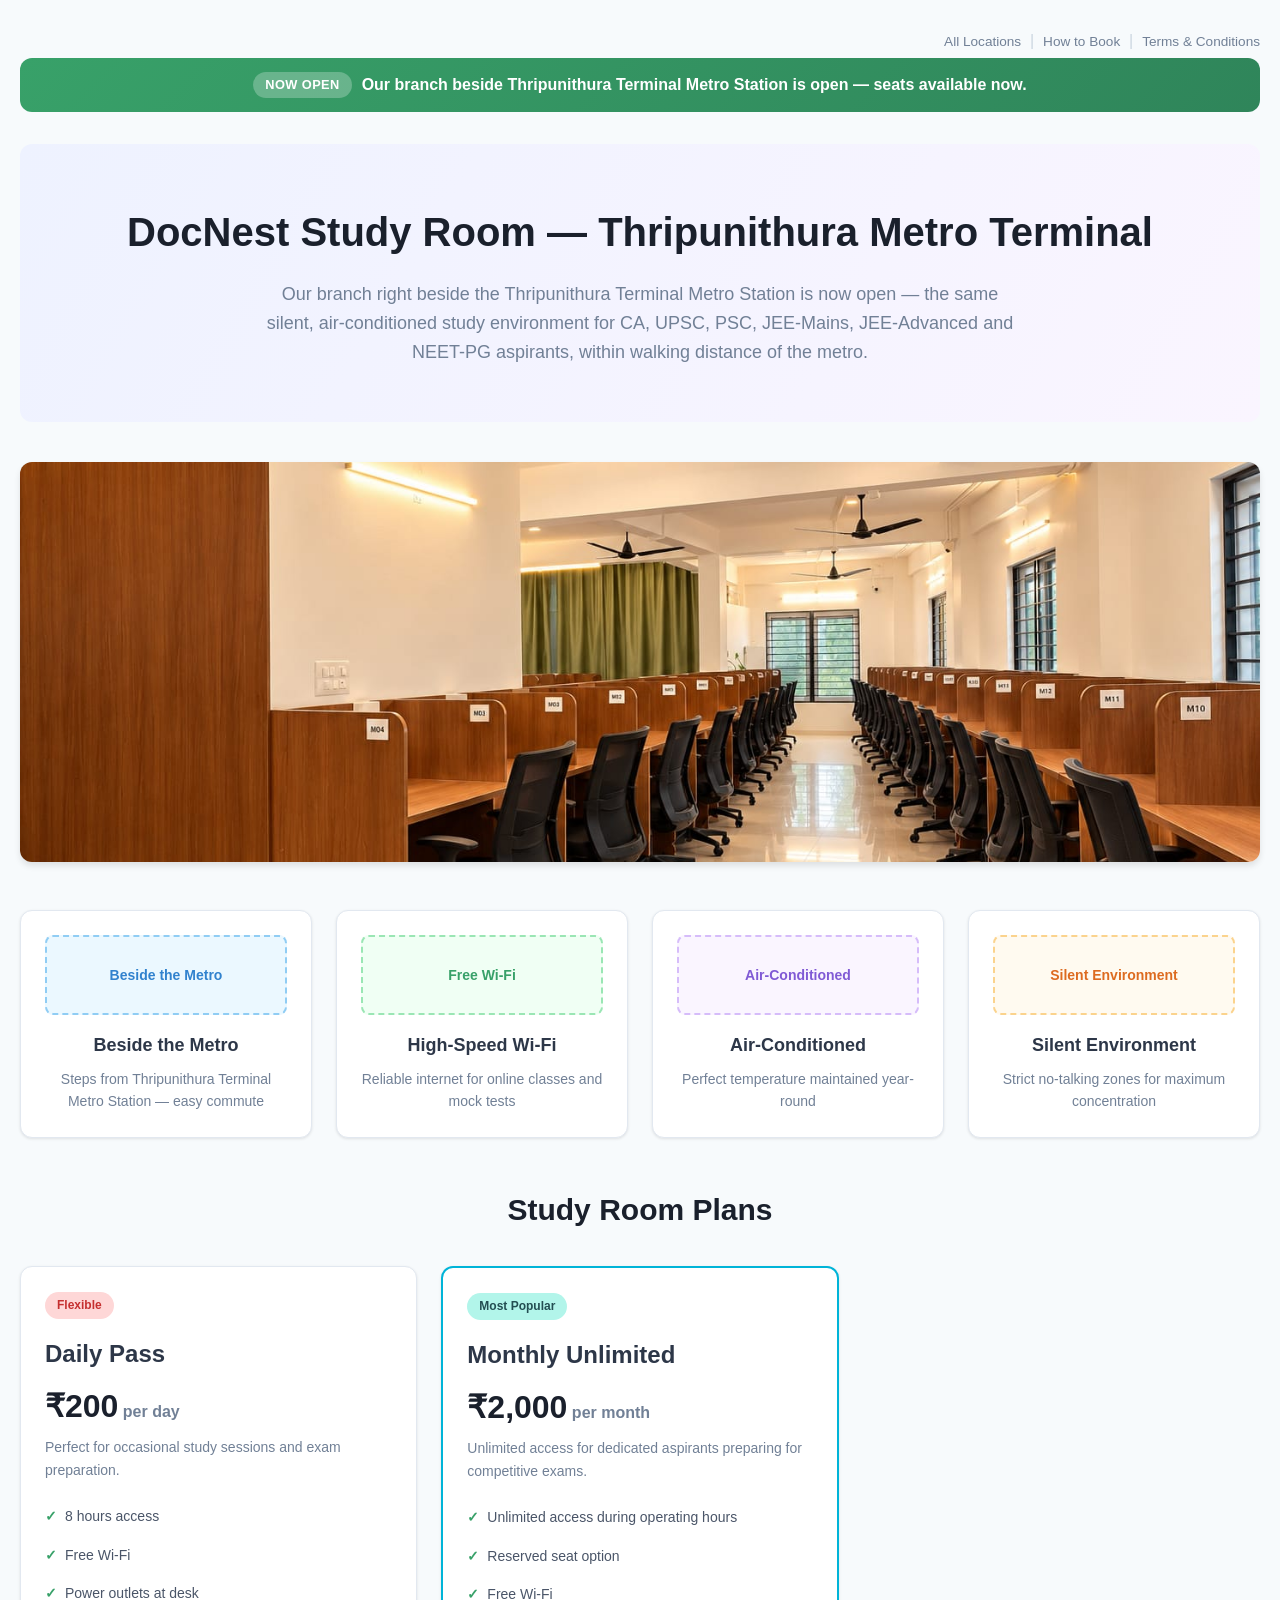
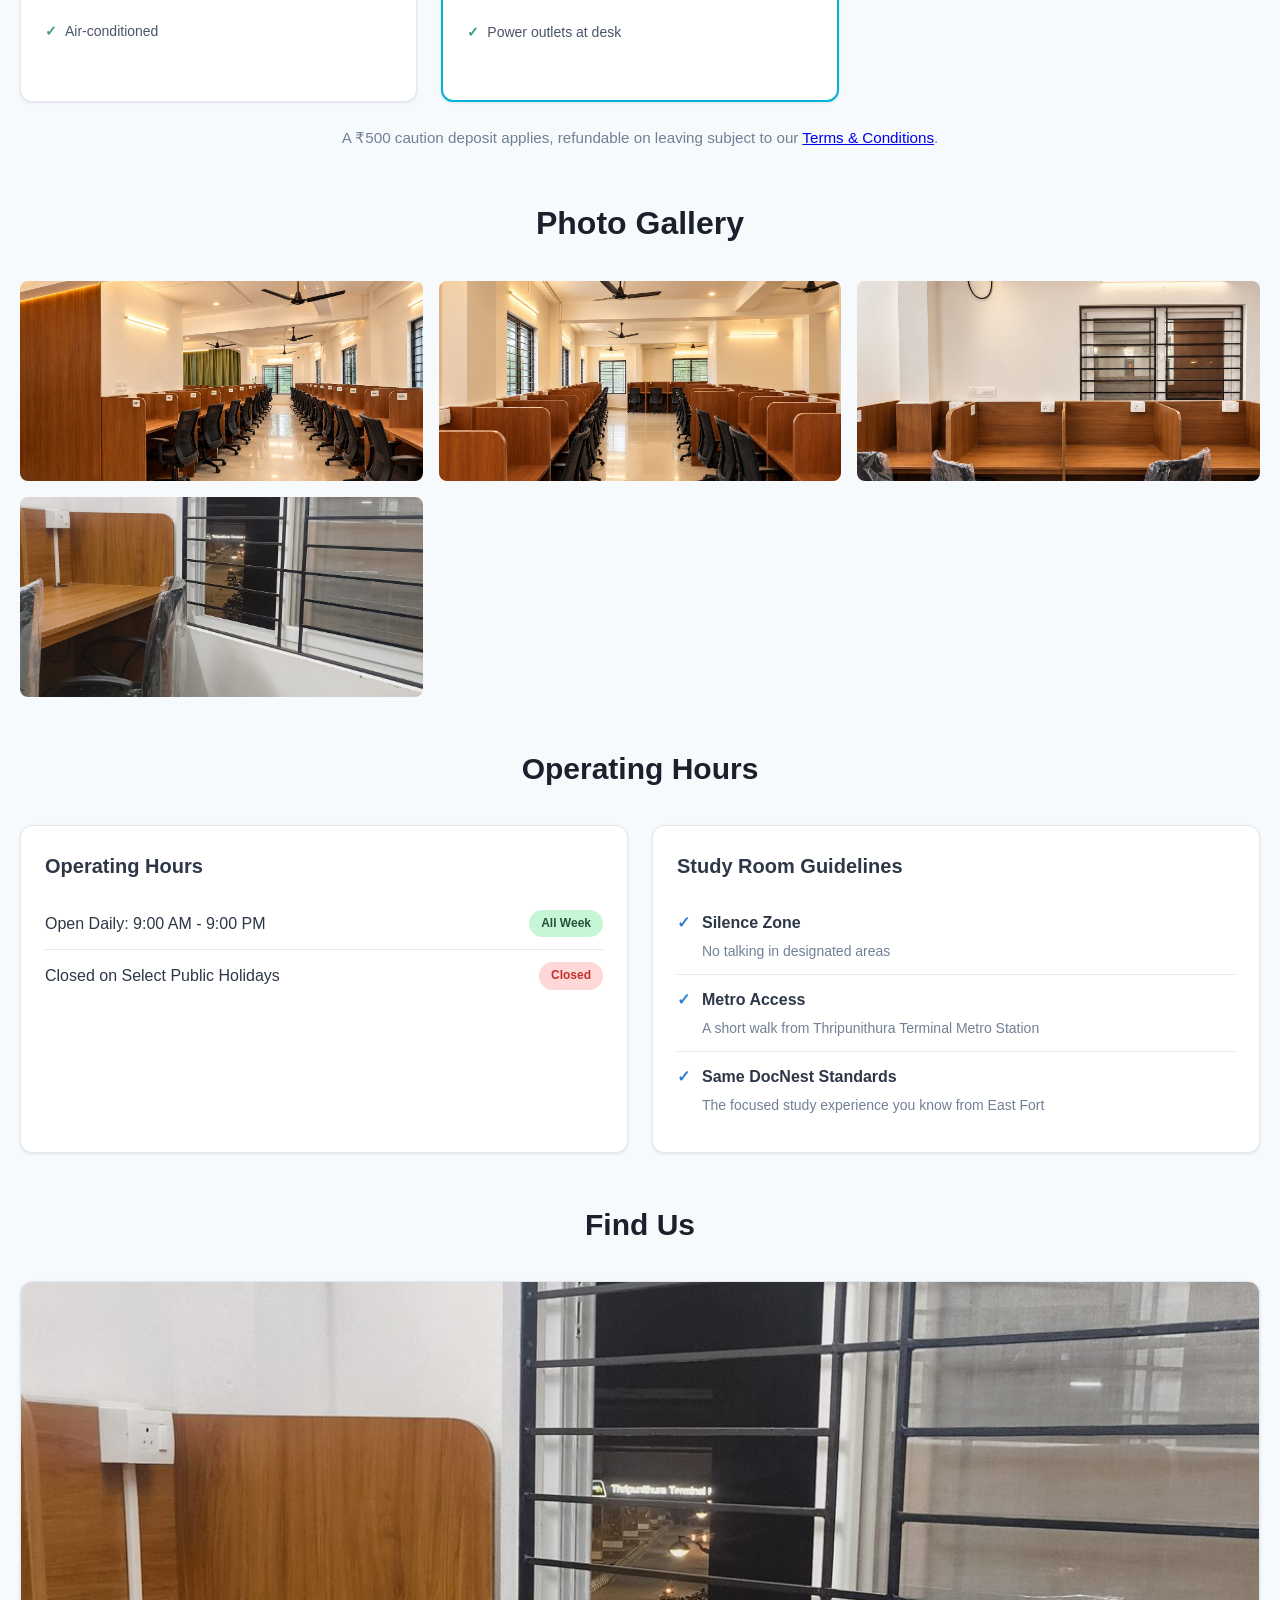
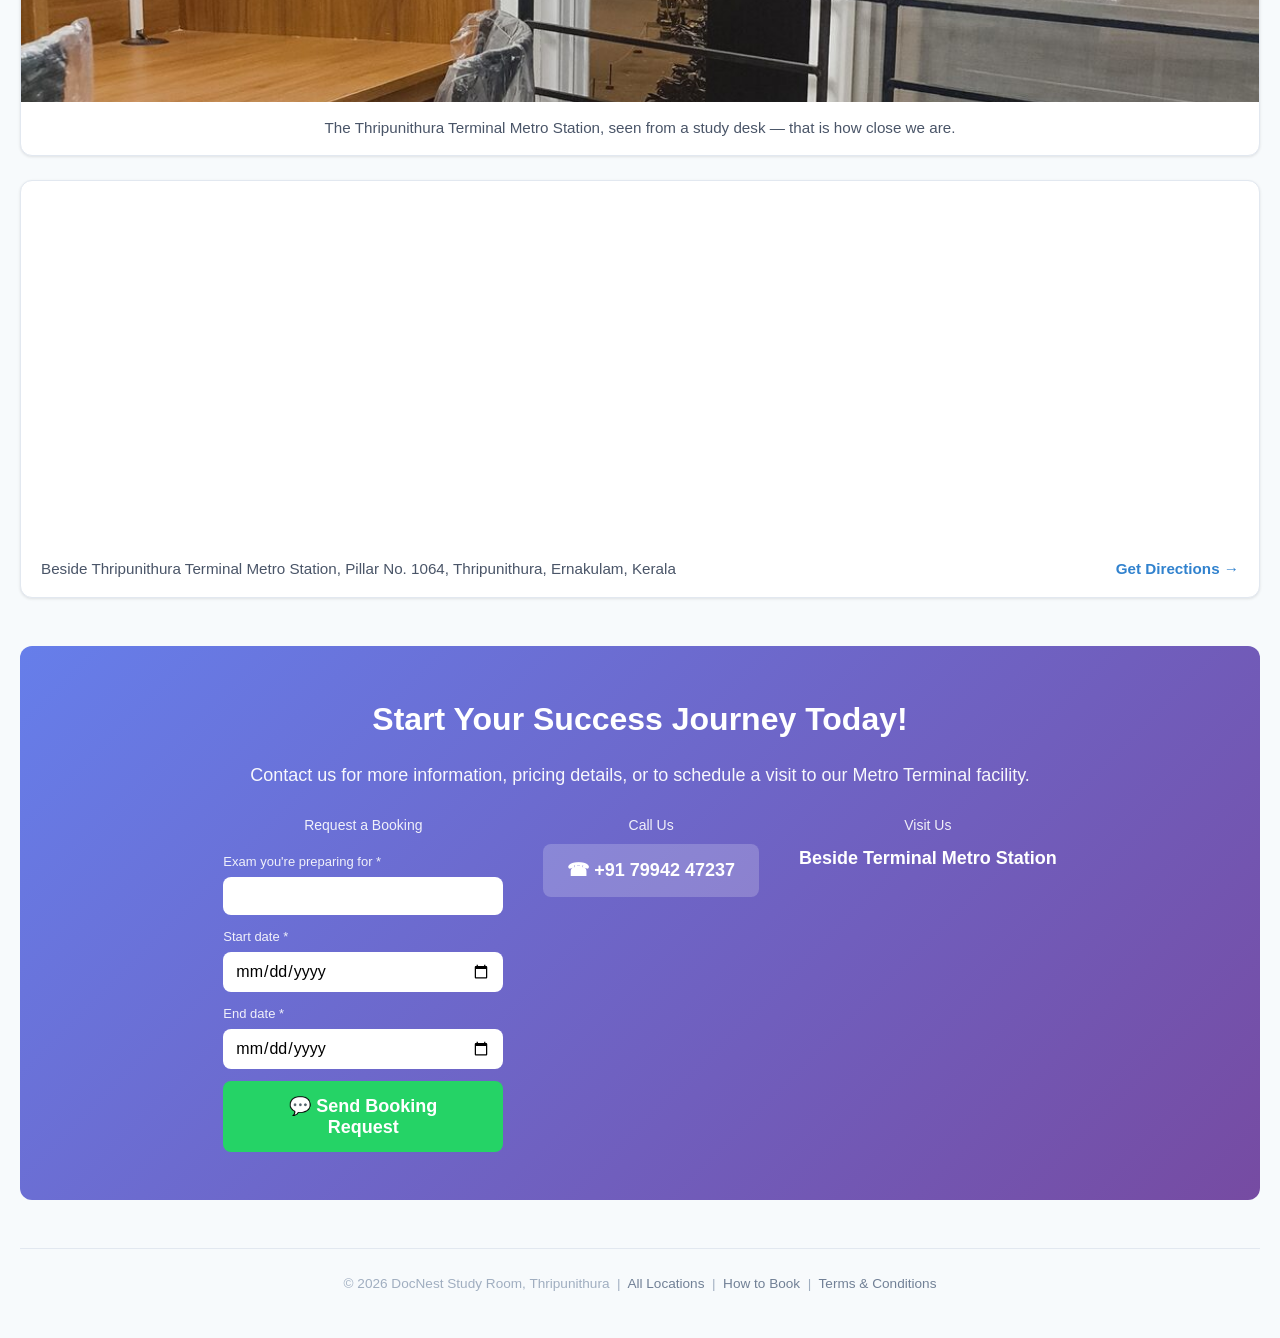
<file: metro.html>
<!DOCTYPE html>
<html lang="en">
<head>
    <meta charset="UTF-8">
    <meta name="viewport" content="width=device-width, initial-scale=1.0">
    <title>DocNest Study Room — Thripunithura Metro Terminal | CA, UPSC, PSC, JEE</title>
    <meta name="description" content="DocNest study room beside Thripunithura Terminal Metro Station, Ernakulam — now open. Silent, air-conditioned space for CA, UPSC, PSC, JEE and NEET-PG prep. ₹200/day or ₹2000/month. Open 9 AM - 9 PM.">
    <meta name="keywords" content="study room Thripunithura metro, study room near Thripunithura terminal metro station, study room Ernakulam, study room Kochi, CA preparation Ernakulam, UPSC coaching Kochi, JEE coaching Kochi, PSC study center Kerala, competitive exam preparation, silent study room near Thripunithura metro">
    <meta name="author" content="DocNest">
    <meta name="robots" content="index, follow">
    <link rel="canonical" href="https://docnest.co.in/metro.html">
    <link rel="icon" type="image/svg+xml" href="favicon.svg">

    <!-- Open Graph -->
    <meta property="og:type" content="website">
    <meta property="og:url" content="https://docnest.co.in/metro.html">
    <meta property="og:title" content="DocNest Study Room — Thripunithura Metro Terminal">
    <meta property="og:description" content="DocNest study room beside Thripunithura Terminal Metro Station — now open. ₹200/day or ₹2000/month. Book your seat today.">
    <meta property="og:image" content="https://docnest.co.in/images/metro/metro1.jpeg">
    <meta property="og:locale" content="en_IN">
    <meta property="og:site_name" content="DocNest Study Room">

    <!-- Twitter Card -->
    <meta name="twitter:card" content="summary_large_image">
    <meta name="twitter:url" content="https://docnest.co.in/metro.html">
    <meta name="twitter:title" content="DocNest Study Room — Thripunithura Metro Terminal">
    <meta name="twitter:description" content="DocNest study room beside Thripunithura Terminal Metro Station — now open.">
    <meta name="twitter:image" content="https://docnest.co.in/images/metro/metro1.jpeg">

    <link rel="stylesheet" href="styles.css">

    <!-- Structured Data -->
    <script type="application/ld+json">
    {
      "@context": "https://schema.org",
      "@type": "LocalBusiness",
      "name": "DocNest Study Room — Thripunithura Metro Terminal",
      "description": "DocNest study facility for competitive exam aspirants beside Thripunithura Terminal Metro Station, Ernakulam",
      "image": "https://docnest.co.in/images/metro/metro1.jpeg",
      "telephone": "+917994247237",
      "branchOf": {
        "@type": "Organization",
        "name": "DocNest Study Room",
        "url": "https://docnest.co.in/"
      },
      "address": {
        "@type": "PostalAddress",
        "streetAddress": "Beside Thripunithura Terminal Metro Station, Pillar No. 1064",
        "addressLocality": "Thripunithura",
        "addressRegion": "Kerala",
        "addressCountry": "IN"
      },
      "geo": {
        "@type": "GeoCoordinates",
        "latitude": "9.951806886433104",
        "longitude": "76.35094659746602"
      },
      "hasMap": "https://www.google.com/maps?q=9.951806886433104,76.35094659746602",
      "url": "https://docnest.co.in/metro.html",
      "priceRange": "₹₹",
      "openingHours": "Mo-Su 09:00-21:00",
      "sameAs": [
        "https://wa.me/917994247237"
      ],
      "hasOfferCatalog": {
        "@type": "OfferCatalog",
        "name": "Study Room Plans",
        "itemListElement": [
          {
            "@type": "Offer",
            "itemOffered": {
              "@type": "Service",
              "name": "Daily Pass",
              "description": "8 hours access with Wi-Fi and power outlets"
            },
            "price": "200",
            "priceCurrency": "INR"
          },
          {
            "@type": "Offer",
            "itemOffered": {
              "@type": "Service",
              "name": "Monthly Unlimited",
              "description": "Unlimited access with reserved seat"
            },
            "price": "2000",
            "priceCurrency": "INR"
          }
        ]
      }
    }
    </script>
</head>
<body>
    <div class="study-room-page">
        <!-- Top Nav -->
        <nav class="top-nav">
            <a href="index.html">All Locations</a>
            <span class="nav-sep">&nbsp;|&nbsp;</span>
            <a href="booking.html?branch=metro">How to Book</a>
            <span class="nav-sep">&nbsp;|&nbsp;</span>
            <a href="terms.html">Terms &amp; Conditions</a>
        </nav>

        <!-- Now-open banner -->
        <div class="branch-banner">
            <span class="pill">NOW OPEN</span>
            <span>Our branch beside Thripunithura Terminal Metro Station is open — seats available now.</span>
        </div>

        <!-- Page Header -->
        <header class="page-header">
            <h1>DocNest Study Room — Thripunithura Metro Terminal</h1>
            <p>Our branch right beside the Thripunithura Terminal Metro Station is now open — the same silent, air-conditioned study environment for CA, UPSC, PSC, JEE-Mains, JEE-Advanced and NEET-PG aspirants, within walking distance of the metro.</p>
        </header>

        <!-- Hero Image -->
        <img src="images/metro/metro1.jpeg" alt="Individual study cabins at DocNest Metro Terminal, Thripunithura" class="hero-image" fetchpriority="high">

        <!-- Features Grid -->
        <div class="feature-grid">
            <div class="feature-card">
                <div class="feature-icon blue">Beside the Metro</div>
                <h3>Beside the Metro</h3>
                <p>Steps from Thripunithura Terminal Metro Station — easy commute</p>
            </div>
            <div class="feature-card">
                <div class="feature-icon green">Free Wi-Fi</div>
                <h3>High-Speed Wi-Fi</h3>
                <p>Reliable internet for online classes and mock tests</p>
            </div>
            <div class="feature-card">
                <div class="feature-icon purple">Air-Conditioned</div>
                <h3>Air-Conditioned</h3>
                <p>Perfect temperature maintained year-round</p>
            </div>
            <div class="feature-card">
                <div class="feature-icon orange">Silent Environment</div>
                <h3>Silent Environment</h3>
                <p>Strict no-talking zones for maximum concentration</p>
            </div>
        </div>

        <!-- Pricing -->
        <h2 class="section-heading">Study Room Plans</h2>

        <div class="pricing-grid">
            <div class="pricing-card">
                <div class="pricing-content">
                    <span class="pricing-badge orange">Flexible</span>
                    <h3>Daily Pass</h3>
                    <div class="pricing-price">₹200<span class="pricing-period"> per day</span></div>
                    <p class="pricing-description">Perfect for occasional study sessions and exam preparation.</p>
                    <ul class="pricing-features">
                        <li>8 hours access</li>
                        <li>Free Wi-Fi</li>
                        <li>Power outlets at desk</li>
                        <li>Air-conditioned</li>
                    </ul>
                </div>
            </div>
            <div class="pricing-card highlighted">
                <div class="pricing-content">
                    <span class="pricing-badge teal">Most Popular</span>
                    <h3>Monthly Unlimited</h3>
                    <div class="pricing-price">₹2,000<span class="pricing-period"> per month</span></div>
                    <p class="pricing-description">Unlimited access for dedicated aspirants preparing for competitive exams.</p>
                    <ul class="pricing-features">
                        <li>Unlimited access during operating hours</li>
                        <li>Reserved seat option</li>
                        <li>Free Wi-Fi</li>
                        <li>Power outlets at desk</li>
                    </ul>
                </div>
            </div>
        </div>

        <p style="text-align:center; color:#718096; font-size:0.95rem; margin:-24px 0 48px;">
            A ₹500 caution deposit applies, refundable on leaving subject to our <a href="terms.html">Terms &amp; Conditions</a>.
        </p>

        <!-- Photo Gallery -->
        <div class="photo-gallery">
            <h2>Photo Gallery</h2>
            <div class="gallery-grid">
                <a href="images/metro/metro1.jpeg"><img src="images/metro/metro1.jpeg" alt="Study cabins with power outlets at DocNest Metro Terminal" loading="lazy" decoding="async"></a>
                <a href="images/metro/metro2.jpeg"><img src="images/metro/metro2.jpeg" alt="Air-conditioned study hall at DocNest Metro Terminal" loading="lazy" decoding="async"></a>
                <a href="images/metro/metro3.jpeg"><img src="images/metro/metro3.jpeg" alt="Cabin seating and desks at DocNest Metro Terminal" loading="lazy" decoding="async"></a>
                <a href="images/metro/metro-view.jpeg"><img src="images/metro/metro-view.jpeg" alt="View of Thripunithura Terminal Metro Station from a DocNest study desk" loading="lazy" decoding="async"></a>
            </div>
        </div>

        <!-- Schedule -->
        <h2 class="section-heading">Operating Hours</h2>

        <div class="info-grid">
            <div class="schedule-card">
                <h3>Operating Hours</h3>
                <div class="schedule-item">
                    <span>Open Daily: 9:00 AM - 9:00 PM</span>
                    <span class="schedule-badge">All Week</span>
                </div>
                <div class="schedule-item">
                    <span>Closed on Select Public Holidays</span>
                    <span class="schedule-badge red">Closed</span>
                </div>
            </div>

            <div class="guidelines-list">
                <h3>Study Room Guidelines</h3>
                <div class="guideline-item">
                    <div>
                        <div class="guideline-label">Silence Zone</div>
                        <div class="guideline-description">No talking in designated areas</div>
                    </div>
                </div>
                <div class="guideline-item">
                    <div>
                        <div class="guideline-label">Metro Access</div>
                        <div class="guideline-description">A short walk from Thripunithura Terminal Metro Station</div>
                    </div>
                </div>
                <div class="guideline-item">
                    <div>
                        <div class="guideline-label">Same DocNest Standards</div>
                        <div class="guideline-description">The focused study experience you know from East Fort</div>
                    </div>
                </div>
            </div>
        </div>

        <!-- Find Us -->
        <h2 class="section-heading">Find Us</h2>

        <figure class="view-figure">
            <a href="images/metro/metro-view.jpeg">
                <img src="images/metro/metro-view.jpeg" alt="Thripunithura Terminal Metro Station seen through the window from a study desk at DocNest" loading="lazy" decoding="async">
            </a>
            <figcaption>The Thripunithura Terminal Metro Station, seen from a study desk — that is how close we are.</figcaption>
        </figure>

        <div class="map-section">
            <iframe
                src="https://maps.google.com/maps?q=9.951806886433104,76.35094659746602&z=17&output=embed"
                title="DocNest Study Room Thripunithura Metro Terminal location map"
                loading="lazy"
                allowfullscreen
                referrerpolicy="no-referrer-when-downgrade"></iframe>
            <div class="map-footer">
                <span>Beside Thripunithura Terminal Metro Station, Pillar No. 1064, Thripunithura, Ernakulam, Kerala</span>
                <a href="https://www.google.com/maps/dir/?api=1&amp;destination=9.951806886433104,76.35094659746602" target="_blank" rel="noopener" class="directions-link">Get Directions &#8594;</a>
            </div>
        </div>

        <!-- CTA Section -->
        <div class="cta-section">
            <h2>Start Your Success Journey Today!</h2>
            <p>Contact us for more information, pricing details, or to schedule a visit to our Metro Terminal facility.</p>

            <div class="contact-info">
                <div class="contact-item">
                    <div class="contact-label">Request a Booking</div>
                    <div class="booking-form" id="booking-form" data-branch="DocNest Metro Terminal, beside Thripunithura Terminal Metro Station"></div>
                </div>

                <div class="contact-item">
                    <div class="contact-label">Call Us</div>
                    <div class="contact-value">
                        <a href="tel:+917994247237">&#9742; +91 79942 47237</a>
                    </div>
                </div>

                <div class="contact-item">
                    <div class="contact-label">Visit Us</div>
                    <div class="contact-value">
                        Beside Terminal Metro Station
                    </div>
                </div>
            </div>
        </div>

        <!-- Footer -->
        <footer class="site-footer">
            <p>&copy; <span id="footer-year">2026</span> DocNest Study Room, Thripunithura &nbsp;|&nbsp;
                <a href="index.html">All Locations</a> &nbsp;|&nbsp;
                <a href="booking.html">How to Book</a> &nbsp;|&nbsp;
                <a href="terms.html">Terms &amp; Conditions</a>
            </p>
        </footer>
    </div>

    <script src="config.js"></script>
    <script src="app.js"></script>
</body>
</html>
</file>
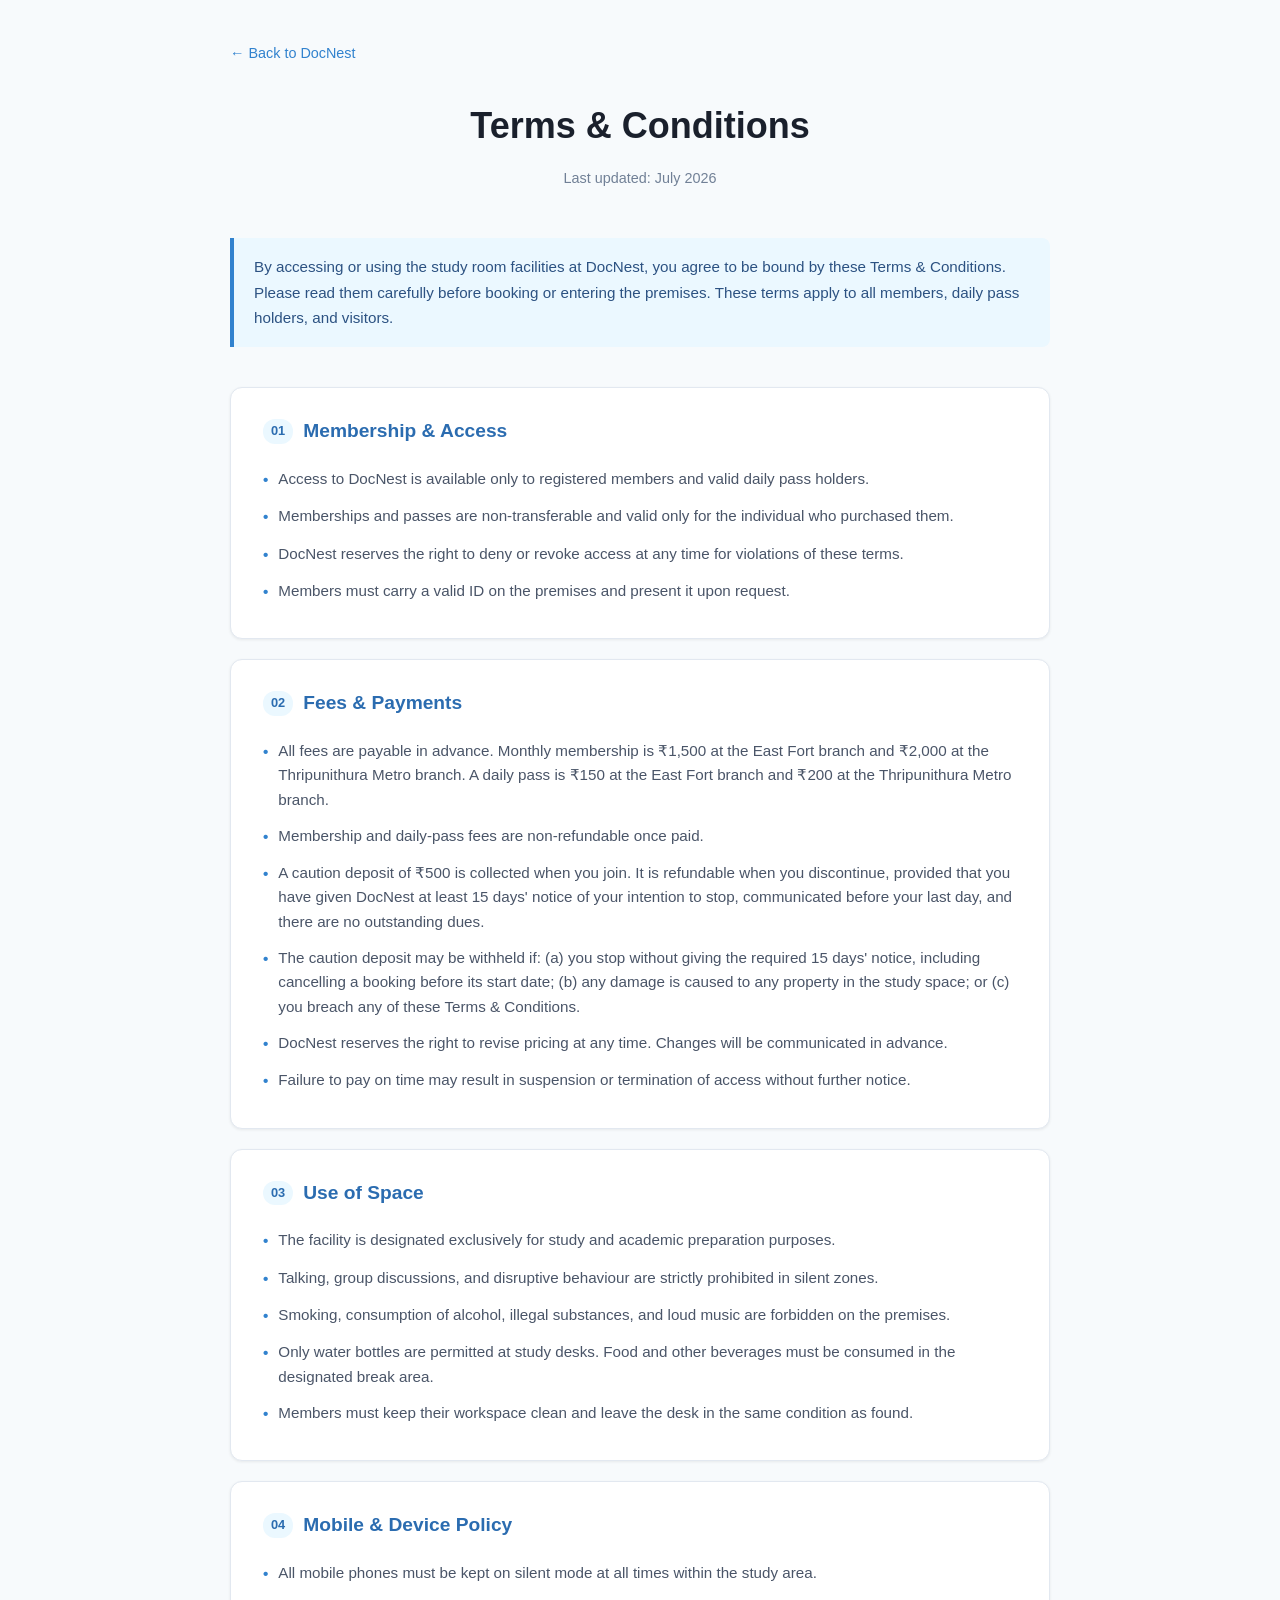
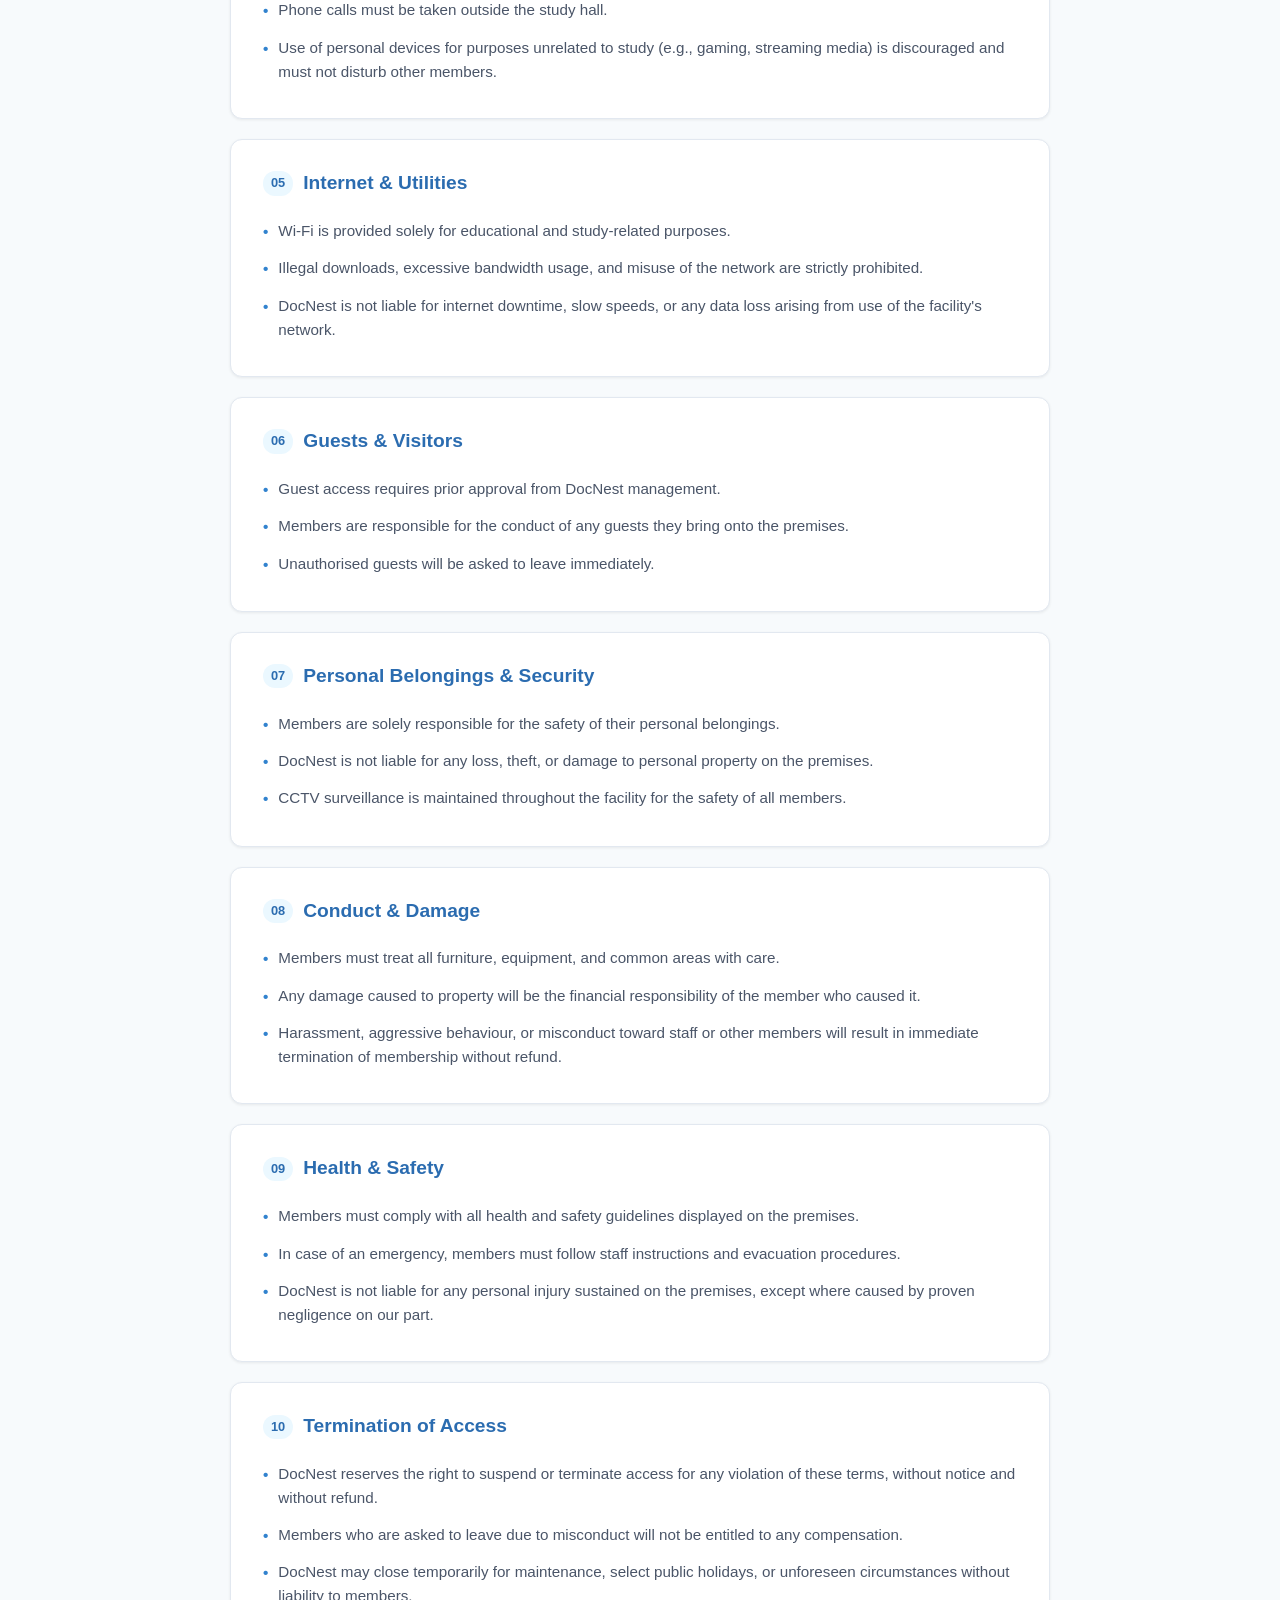
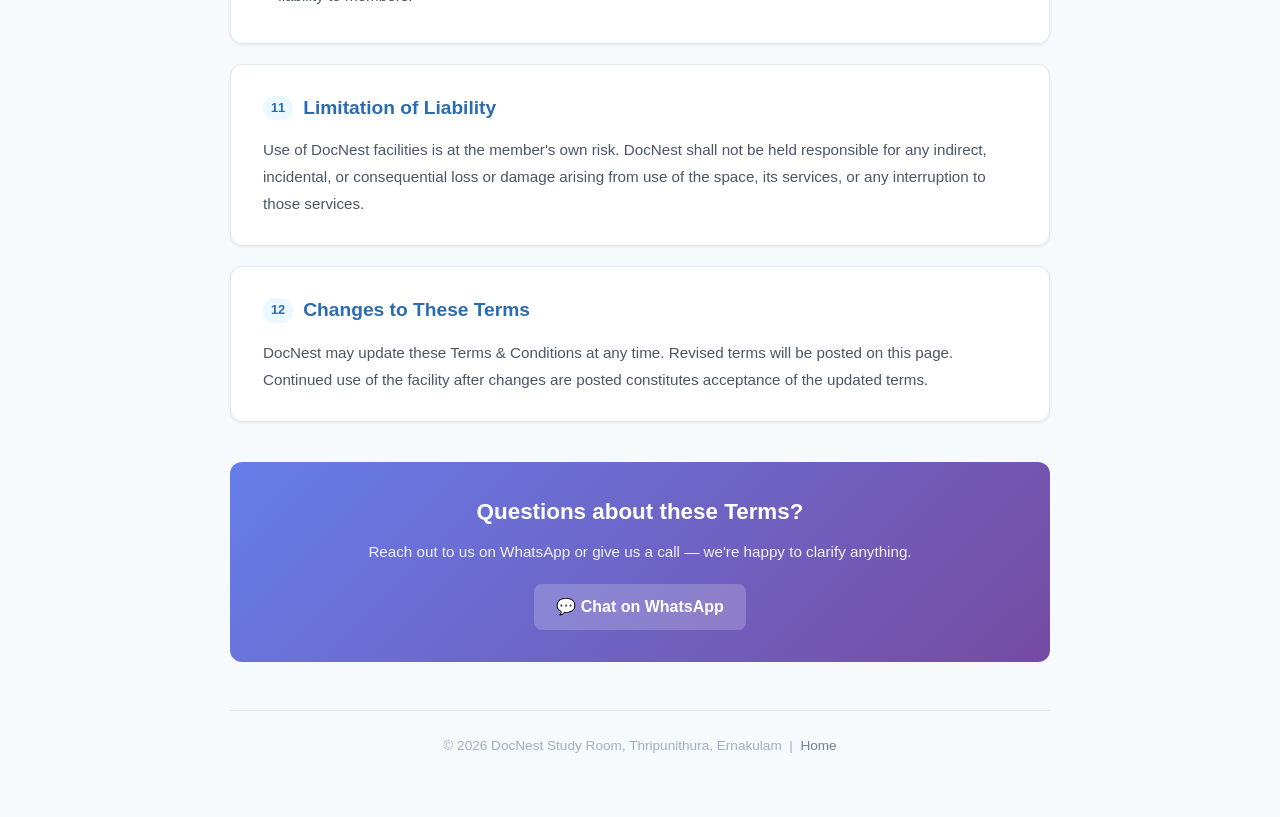
<file: terms.html>
<!DOCTYPE html>
<html lang="en">
<head>
    <meta charset="UTF-8">
    <meta name="viewport" content="width=device-width, initial-scale=1.0">
    <meta name="description" content="Terms and Conditions for DocNest Study Room, Thripunithura, Ernakulam.">
    <title>Terms & Conditions - DocNest Study Room</title>
    <link rel="canonical" href="https://docnest.co.in/terms.html">
    <link rel="icon" type="image/svg+xml" href="favicon.svg">
    <link rel="stylesheet" href="styles.css">
    <style>
        .terms-page {
            max-width: 860px;
            margin: 0 auto;
            padding: 40px 20px 60px;
        }

        .terms-header {
            text-align: center;
            margin-bottom: 48px;
        }

        .terms-header h1 {
            font-size: 2.25rem;
            color: #1a202c;
            margin-bottom: 12px;
        }

        .terms-header .last-updated {
            color: #718096;
            font-size: 0.9rem;
        }

        .terms-intro {
            background: #ebf8ff;
            border-left: 4px solid #3182ce;
            border-radius: 0 8px 8px 0;
            padding: 16px 20px;
            margin-bottom: 40px;
            color: #2c5282;
            font-size: 0.95rem;
            line-height: 1.7;
        }

        .terms-section {
            background: white;
            border: 1px solid #e2e8f0;
            border-radius: 12px;
            padding: 28px 32px;
            margin-bottom: 20px;
            box-shadow: 0 1px 3px rgba(0, 0, 0, 0.07);
        }

        .terms-section h2 {
            font-size: 1.2rem;
            color: #2b6cb0;
            margin-bottom: 14px;
            display: flex;
            align-items: center;
            gap: 10px;
        }

        .terms-section h2 .section-number {
            background: #ebf8ff;
            color: #2b6cb0;
            font-size: 0.8rem;
            font-weight: 700;
            padding: 2px 8px;
            border-radius: 12px;
            flex-shrink: 0;
        }

        .terms-section p {
            color: #4a5568;
            line-height: 1.75;
            margin-bottom: 10px;
            font-size: 0.95rem;
        }

        .terms-section p:last-child {
            margin-bottom: 0;
        }

        .terms-section ul {
            list-style: none;
            padding: 0;
            margin: 0;
        }

        .terms-section ul li {
            padding: 6px 0;
            color: #4a5568;
            font-size: 0.95rem;
            display: flex;
            align-items: flex-start;
            gap: 10px;
            line-height: 1.6;
        }

        .terms-section ul li::before {
            content: "•";
            color: #3182ce;
            font-weight: 700;
            flex-shrink: 0;
            margin-top: 1px;
        }

        .terms-contact-box {
            background: linear-gradient(135deg, #667eea 0%, #764ba2 100%);
            color: white;
            padding: 32px;
            border-radius: 12px;
            text-align: center;
            margin-top: 40px;
        }

        .terms-contact-box h2 {
            font-size: 1.4rem;
            margin-bottom: 10px;
        }

        .terms-contact-box p {
            opacity: 0.9;
            margin-bottom: 20px;
            font-size: 0.95rem;
        }

        .terms-contact-box a {
            color: white;
            text-decoration: none;
            background: rgba(255,255,255,0.2);
            padding: 10px 22px;
            border-radius: 8px;
            font-weight: 600;
            display: inline-block;
            transition: background 0.2s;
        }

        .terms-contact-box a:hover {
            background: rgba(255,255,255,0.3);
        }

        .back-link {
            display: inline-flex;
            align-items: center;
            gap: 6px;
            color: #3182ce;
            text-decoration: none;
            font-size: 0.9rem;
            font-weight: 500;
            margin-bottom: 32px;
        }

        .back-link:hover {
            text-decoration: underline;
        }

        .site-footer {
            text-align: center;
            padding: 24px 0 0;
            color: #a0aec0;
            font-size: 0.85rem;
            border-top: 1px solid #e2e8f0;
            margin-top: 48px;
        }

        .site-footer a {
            color: #718096;
            text-decoration: none;
        }

        .site-footer a:hover {
            text-decoration: underline;
        }
    </style>
</head>
<body>
    <div class="terms-page">
        <a href="index.html" class="back-link">&#8592; Back to DocNest</a>

        <div class="terms-header">
            <h1>Terms &amp; Conditions</h1>
            <p class="last-updated">Last updated: July 2026</p>
        </div>

        <div class="terms-intro">
            By accessing or using the study room facilities at DocNest, you agree to be bound by these Terms &amp; Conditions. Please read them carefully before booking or entering the premises. These terms apply to all members, daily pass holders, and visitors.
        </div>

        <!-- 1. Membership & Access -->
        <div class="terms-section">
            <h2><span class="section-number">01</span> Membership &amp; Access</h2>
            <ul>
                <li>Access to DocNest is available only to registered members and valid daily pass holders.</li>
                <li>Memberships and passes are non-transferable and valid only for the individual who purchased them.</li>
                <li>DocNest reserves the right to deny or revoke access at any time for violations of these terms.</li>
                <li>Members must carry a valid ID on the premises and present it upon request.</li>
            </ul>
        </div>

        <!-- 2. Fees & Payments -->
        <div class="terms-section">
            <h2><span class="section-number">02</span> Fees &amp; Payments</h2>
            <ul>
                <li>All fees are payable in advance. Monthly membership is ₹1,500 at the East Fort branch and ₹2,000 at the Thripunithura Metro branch. A daily pass is ₹150 at the East Fort branch and ₹200 at the Thripunithura Metro branch.</li>
                <li>Membership and daily-pass fees are non-refundable once paid.</li>
                <li>A caution deposit of ₹500 is collected when you join. It is refundable when you discontinue, provided that you have given DocNest at least 15 days' notice of your intention to stop, communicated before your last day, and there are no outstanding dues.</li>
                <li>The caution deposit may be withheld if: (a) you stop without giving the required 15 days' notice, including cancelling a booking before its start date; (b) any damage is caused to any property in the study space; or (c) you breach any of these Terms &amp; Conditions.</li>
                <li>DocNest reserves the right to revise pricing at any time. Changes will be communicated in advance.</li>
                <li>Failure to pay on time may result in suspension or termination of access without further notice.</li>
            </ul>
        </div>

        <!-- 3. Use of Space -->
        <div class="terms-section">
            <h2><span class="section-number">03</span> Use of Space</h2>
            <ul>
                <li>The facility is designated exclusively for study and academic preparation purposes.</li>
                <li>Talking, group discussions, and disruptive behaviour are strictly prohibited in silent zones.</li>
                <li>Smoking, consumption of alcohol, illegal substances, and loud music are forbidden on the premises.</li>
                <li>Only water bottles are permitted at study desks. Food and other beverages must be consumed in the designated break area.</li>
                <li>Members must keep their workspace clean and leave the desk in the same condition as found.</li>
            </ul>
        </div>

        <!-- 4. Mobile & Device Policy -->
        <div class="terms-section">
            <h2><span class="section-number">04</span> Mobile &amp; Device Policy</h2>
            <ul>
                <li>All mobile phones must be kept on silent mode at all times within the study area.</li>
                <li>Phone calls must be taken outside the study hall.</li>
                <li>Use of personal devices for purposes unrelated to study (e.g., gaming, streaming media) is discouraged and must not disturb other members.</li>
            </ul>
        </div>

        <!-- 5. Internet & Utilities -->
        <div class="terms-section">
            <h2><span class="section-number">05</span> Internet &amp; Utilities</h2>
            <ul>
                <li>Wi-Fi is provided solely for educational and study-related purposes.</li>
                <li>Illegal downloads, excessive bandwidth usage, and misuse of the network are strictly prohibited.</li>
                <li>DocNest is not liable for internet downtime, slow speeds, or any data loss arising from use of the facility's network.</li>
            </ul>
        </div>

        <!-- 6. Guests & Visitors -->
        <div class="terms-section">
            <h2><span class="section-number">06</span> Guests &amp; Visitors</h2>
            <ul>
                <li>Guest access requires prior approval from DocNest management.</li>
                <li>Members are responsible for the conduct of any guests they bring onto the premises.</li>
                <li>Unauthorised guests will be asked to leave immediately.</li>
            </ul>
        </div>

        <!-- 7. Personal Belongings & Security -->
        <div class="terms-section">
            <h2><span class="section-number">07</span> Personal Belongings &amp; Security</h2>
            <ul>
                <li>Members are solely responsible for the safety of their personal belongings.</li>
                <li>DocNest is not liable for any loss, theft, or damage to personal property on the premises.</li>
                <li>CCTV surveillance is maintained throughout the facility for the safety of all members.</li>
            </ul>
        </div>

        <!-- 8. Conduct & Damage -->
        <div class="terms-section">
            <h2><span class="section-number">08</span> Conduct &amp; Damage</h2>
            <ul>
                <li>Members must treat all furniture, equipment, and common areas with care.</li>
                <li>Any damage caused to property will be the financial responsibility of the member who caused it.</li>
                <li>Harassment, aggressive behaviour, or misconduct toward staff or other members will result in immediate termination of membership without refund.</li>
            </ul>
        </div>

        <!-- 9. Health & Safety -->
        <div class="terms-section">
            <h2><span class="section-number">09</span> Health &amp; Safety</h2>
            <ul>
                <li>Members must comply with all health and safety guidelines displayed on the premises.</li>
                <li>In case of an emergency, members must follow staff instructions and evacuation procedures.</li>
                <li>DocNest is not liable for any personal injury sustained on the premises, except where caused by proven negligence on our part.</li>
            </ul>
        </div>

        <!-- 10. Termination -->
        <div class="terms-section">
            <h2><span class="section-number">10</span> Termination of Access</h2>
            <ul>
                <li>DocNest reserves the right to suspend or terminate access for any violation of these terms, without notice and without refund.</li>
                <li>Members who are asked to leave due to misconduct will not be entitled to any compensation.</li>
                <li>DocNest may close temporarily for maintenance, select public holidays, or unforeseen circumstances without liability to members.</li>
            </ul>
        </div>

        <!-- 11. Liability -->
        <div class="terms-section">
            <h2><span class="section-number">11</span> Limitation of Liability</h2>
            <p>Use of DocNest facilities is at the member's own risk. DocNest shall not be held responsible for any indirect, incidental, or consequential loss or damage arising from use of the space, its services, or any interruption to those services.</p>
        </div>

        <!-- 12. Changes to Terms -->
        <div class="terms-section">
            <h2><span class="section-number">12</span> Changes to These Terms</h2>
            <p>DocNest may update these Terms &amp; Conditions at any time. Revised terms will be posted on this page. Continued use of the facility after changes are posted constitutes acceptance of the updated terms.</p>
        </div>

        <!-- Contact -->
        <div class="terms-contact-box">
            <h2>Questions about these Terms?</h2>
            <p>Reach out to us on WhatsApp or give us a call — we're happy to clarify anything.</p>
            <a href="https://wa.me/917994247237" target="_blank">💬 Chat on WhatsApp</a>
        </div>

        <footer class="site-footer">
            <p>&copy; 2026 DocNest Study Room, Thripunithura, Ernakulam &nbsp;|&nbsp; <a href="index.html">Home</a></p>
        </footer>
    </div>
</body>
</html>
</file>
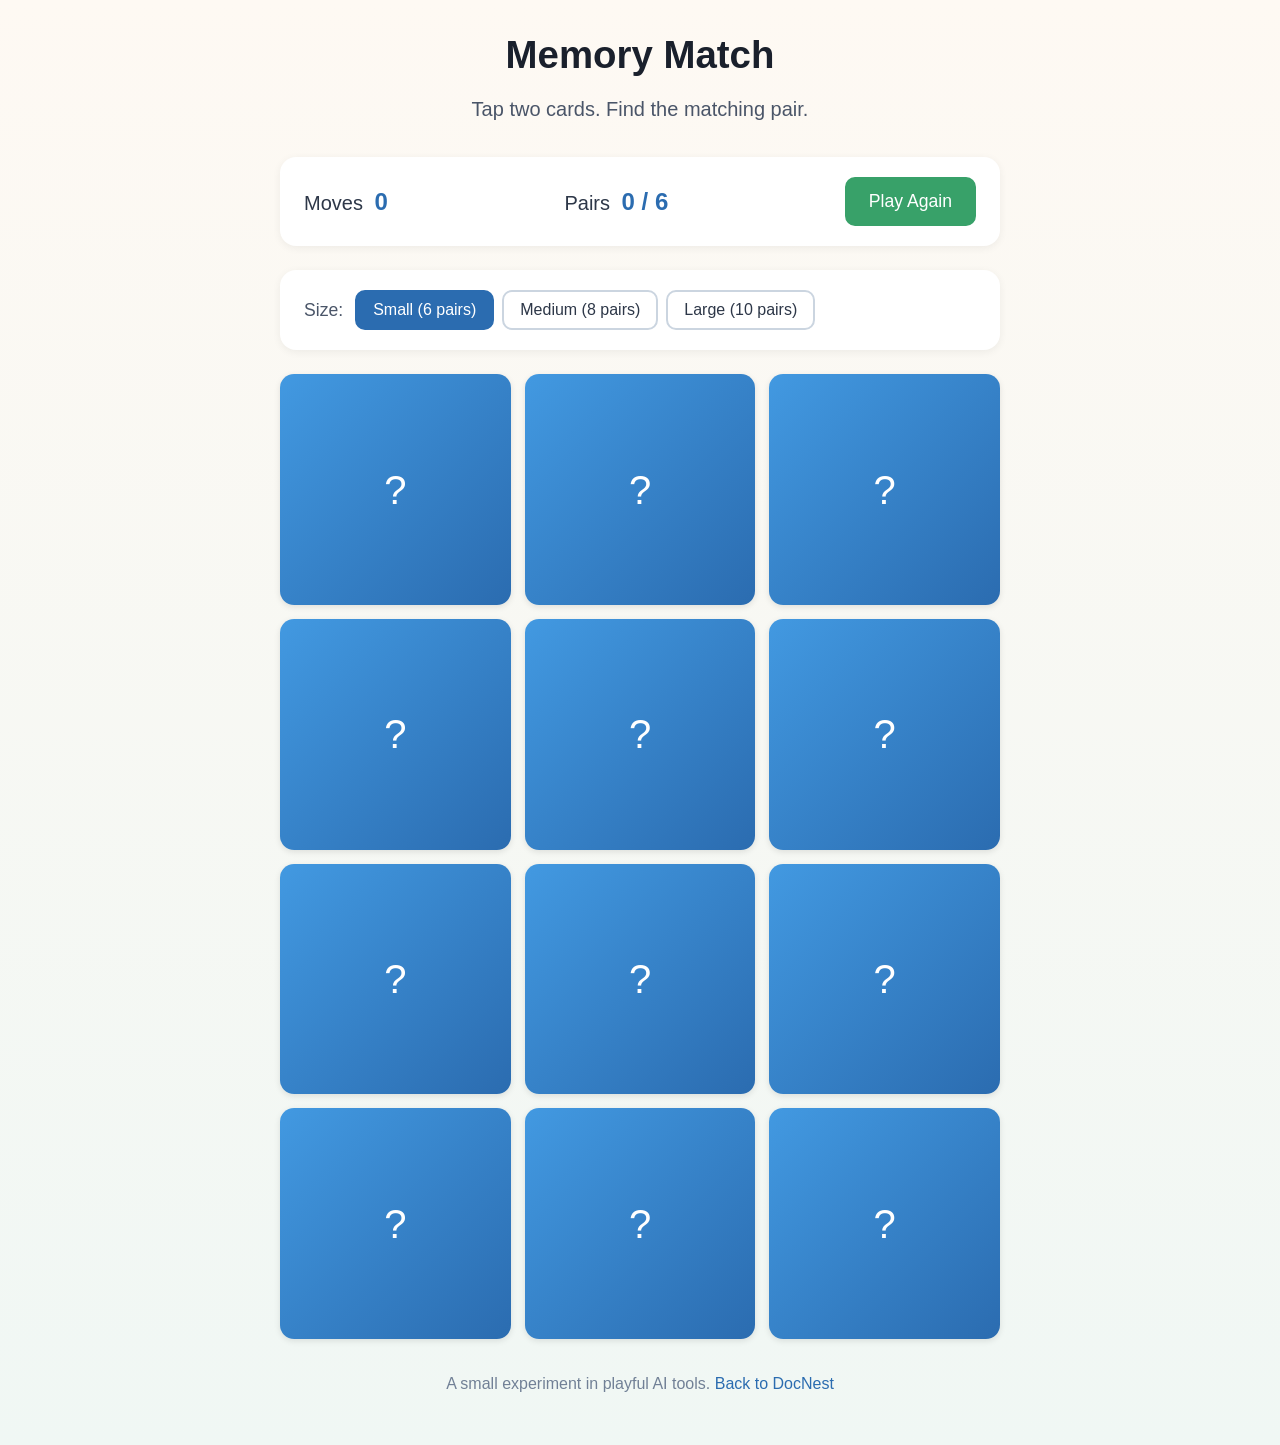
<file: experiments/memory-match.html>
<!DOCTYPE html>
<html lang="en">
<head>
<meta charset="UTF-8">
<meta name="viewport" content="width=device-width, initial-scale=1.0">
<meta name="robots" content="noindex, nofollow">
<title>Memory Match — A Gentle Game</title>
<style>
  * { margin: 0; padding: 0; box-sizing: border-box; }

  body {
    font-family: -apple-system, BlinkMacSystemFont, 'Segoe UI', Roboto, sans-serif;
    background: linear-gradient(180deg, #fef9f3 0%, #f0f7f4 100%);
    color: #2d3748;
    min-height: 100vh;
    padding: 24px 16px 48px;
    line-height: 1.6;
  }

  .wrap {
    max-width: 720px;
    margin: 0 auto;
  }

  header {
    text-align: center;
    margin-bottom: 32px;
  }

  h1 {
    font-size: 2.4rem;
    color: #1a202c;
    margin-bottom: 8px;
  }

  .subtitle {
    font-size: 1.25rem;
    color: #4a5568;
  }

  .panel {
    background: white;
    border-radius: 16px;
    padding: 20px 24px;
    box-shadow: 0 2px 8px rgba(0,0,0,0.06);
    display: flex;
    justify-content: space-between;
    align-items: center;
    flex-wrap: wrap;
    gap: 16px;
    margin-bottom: 24px;
  }

  .stat {
    font-size: 1.25rem;
    color: #2d3748;
  }

  .stat strong {
    color: #2b6cb0;
    font-size: 1.5rem;
    margin-left: 6px;
  }

  .controls {
    display: flex;
    gap: 12px;
    flex-wrap: wrap;
  }

  button {
    font-family: inherit;
    font-size: 1.1rem;
    padding: 12px 22px;
    border: 2px solid #cbd5e0;
    background: white;
    color: #2d3748;
    border-radius: 10px;
    cursor: pointer;
    transition: all 0.15s;
    min-height: 48px;
  }

  button:hover {
    background: #edf2f7;
    border-color: #a0aec0;
  }

  button.primary {
    background: #38a169;
    color: white;
    border-color: #38a169;
  }

  button.primary:hover {
    background: #2f855a;
    border-color: #2f855a;
  }

  button.active {
    background: #2b6cb0;
    color: white;
    border-color: #2b6cb0;
  }

  .difficulty {
    display: flex;
    gap: 8px;
    align-items: center;
    flex-wrap: wrap;
  }

  .difficulty-label {
    font-size: 1.1rem;
    color: #4a5568;
    margin-right: 4px;
  }

  .difficulty button {
    padding: 8px 16px;
    font-size: 1rem;
    min-height: 40px;
  }

  .board {
    display: grid;
    gap: 14px;
    margin-bottom: 24px;
  }

  .board.easy { grid-template-columns: repeat(3, 1fr); }
  .board.medium { grid-template-columns: repeat(4, 1fr); }
  .board.hard { grid-template-columns: repeat(4, 1fr); }

  @media (max-width: 480px) {
    .board.medium, .board.hard { grid-template-columns: repeat(3, 1fr); }
    h1 { font-size: 2rem; }
  }

  .card {
    aspect-ratio: 1;
    perspective: 1000px;
    cursor: pointer;
  }

  .card-inner {
    position: relative;
    width: 100%;
    height: 100%;
    transition: transform 0.5s;
    transform-style: preserve-3d;
  }

  .card.flipped .card-inner,
  .card.matched .card-inner {
    transform: rotateY(180deg);
  }

  .card-face {
    position: absolute;
    width: 100%;
    height: 100%;
    border-radius: 14px;
    display: flex;
    align-items: center;
    justify-content: center;
    backface-visibility: hidden;
    -webkit-backface-visibility: hidden;
    box-shadow: 0 2px 6px rgba(0,0,0,0.1);
  }

  .card-back {
    background: linear-gradient(135deg, #4299e1 0%, #2b6cb0 100%);
    color: white;
    font-size: 2.5rem;
  }

  .card-front {
    background: white;
    border: 2px solid #e2e8f0;
    font-size: 4rem;
    transform: rotateY(180deg);
  }

  .card.matched .card-front {
    background: #f0fff4;
    border-color: #9ae6b4;
    box-shadow: 0 0 0 3px #9ae6b4, 0 2px 6px rgba(0,0,0,0.1);
  }

  @media (max-width: 480px) {
    .card-front { font-size: 2.8rem; }
    .card-back { font-size: 1.8rem; }
  }

  .win-banner {
    display: none;
    background: linear-gradient(135deg, #fefcbf 0%, #fbd38d 100%);
    border: 2px solid #f6ad55;
    border-radius: 16px;
    padding: 28px;
    text-align: center;
    margin-bottom: 24px;
    animation: pop 0.5s ease;
  }

  .win-banner.show { display: block; }

  .win-banner h2 {
    font-size: 1.8rem;
    color: #744210;
    margin-bottom: 8px;
  }

  .win-banner p {
    font-size: 1.2rem;
    color: #744210;
  }

  @keyframes pop {
    0% { transform: scale(0.8); opacity: 0; }
    100% { transform: scale(1); opacity: 1; }
  }

  .footer-note {
    text-align: center;
    color: #718096;
    font-size: 1rem;
    margin-top: 32px;
    padding: 0 16px;
  }

  .footer-note a {
    color: #2b6cb0;
    text-decoration: none;
  }
</style>
</head>
<body>
<div class="wrap">
  <header>
    <h1>Memory Match</h1>
    <p class="subtitle">Tap two cards. Find the matching pair.</p>
  </header>

  <div class="panel">
    <div class="stat">Moves <strong id="moves">0</strong></div>
    <div class="stat">Pairs <strong id="pairs">0</strong></div>
    <div class="controls">
      <button class="primary" id="restart">Play Again</button>
    </div>
  </div>

  <div class="panel">
    <div class="difficulty">
      <span class="difficulty-label">Size:</span>
      <button data-level="easy" class="active">Small (6 pairs)</button>
      <button data-level="medium">Medium (8 pairs)</button>
      <button data-level="hard">Large (10 pairs)</button>
    </div>
  </div>

  <div class="win-banner" id="winBanner">
    <h2 id="winTitle">Wonderful!</h2>
    <p id="winMessage">You found all the pairs.</p>
  </div>

  <div class="board easy" id="board"></div>

  <p class="footer-note">
    A small experiment in playful AI tools.
    <a href="../index.html">Back to DocNest</a>
  </p>
</div>

<script>
  const SYMBOLS = ['🌻','🌹','🌷','🌼','🌸','🍀','🍎','🍊','🍇','🍓','🦋','🐝','🌙','⭐','🌈','🎵'];

  const LEVELS = {
    easy: 6,
    medium: 8,
    hard: 10
  };

  let level = 'easy';
  let firstCard = null;
  let secondCard = null;
  let lockBoard = false;
  let moves = 0;
  let matched = 0;
  let totalPairs = 0;

  const board = document.getElementById('board');
  const movesEl = document.getElementById('moves');
  const pairsEl = document.getElementById('pairs');
  const winBanner = document.getElementById('winBanner');
  const winTitle = document.getElementById('winTitle');
  const winMessage = document.getElementById('winMessage');

  function shuffle(arr) {
    for (let i = arr.length - 1; i > 0; i--) {
      const j = Math.floor(Math.random() * (i + 1));
      [arr[i], arr[j]] = [arr[j], arr[i]];
    }
    return arr;
  }

  function buildBoard() {
    totalPairs = LEVELS[level];
    moves = 0;
    matched = 0;
    firstCard = null;
    secondCard = null;
    lockBoard = false;
    movesEl.textContent = '0';
    pairsEl.textContent = `0 / ${totalPairs}`;
    winBanner.classList.remove('show');

    board.className = `board ${level}`;
    board.innerHTML = '';

    const chosen = shuffle([...SYMBOLS]).slice(0, totalPairs);
    const deck = shuffle([...chosen, ...chosen]);

    deck.forEach((symbol) => {
      const card = document.createElement('div');
      card.className = 'card';
      card.dataset.symbol = symbol;
      card.innerHTML = `
        <div class="card-inner">
          <div class="card-face card-back">?</div>
          <div class="card-face card-front">${symbol}</div>
        </div>
      `;
      card.addEventListener('click', () => onCardClick(card));
      board.appendChild(card);
    });
  }

  function onCardClick(card) {
    if (lockBoard) return;
    if (card === firstCard) return;
    if (card.classList.contains('matched')) return;
    if (card.classList.contains('flipped')) return;

    card.classList.add('flipped');

    if (!firstCard) {
      firstCard = card;
      return;
    }

    secondCard = card;
    moves++;
    movesEl.textContent = moves;
    lockBoard = true;

    if (firstCard.dataset.symbol === secondCard.dataset.symbol) {
      setTimeout(() => {
        firstCard.classList.add('matched');
        secondCard.classList.add('matched');
        matched++;
        pairsEl.textContent = `${matched} / ${totalPairs}`;
        resetTurn();
        if (matched === totalPairs) celebrate();
      }, 400);
    } else {
      setTimeout(() => {
        firstCard.classList.remove('flipped');
        secondCard.classList.remove('flipped');
        resetTurn();
      }, 1100);
    }
  }

  function resetTurn() {
    firstCard = null;
    secondCard = null;
    lockBoard = false;
  }

  function celebrate() {
    const messages = [
      { t: 'Wonderful!', m: `You found all ${totalPairs} pairs in ${moves} moves.` },
      { t: 'Beautifully done!', m: `All pairs matched. ${moves} moves.` },
      { t: 'A perfect round!', m: `Every pair found. ${moves} moves.` }
    ];
    const pick = messages[Math.floor(Math.random() * messages.length)];
    winTitle.textContent = pick.t;
    winMessage.textContent = pick.m;
    winBanner.classList.add('show');
    winBanner.scrollIntoView({ behavior: 'smooth', block: 'center' });
  }

  document.getElementById('restart').addEventListener('click', buildBoard);

  document.querySelectorAll('.difficulty button').forEach(btn => {
    btn.addEventListener('click', () => {
      document.querySelectorAll('.difficulty button').forEach(b => b.classList.remove('active'));
      btn.classList.add('active');
      level = btn.dataset.level;
      buildBoard();
    });
  });

  buildBoard();
</script>
</body>
</html>
</file>
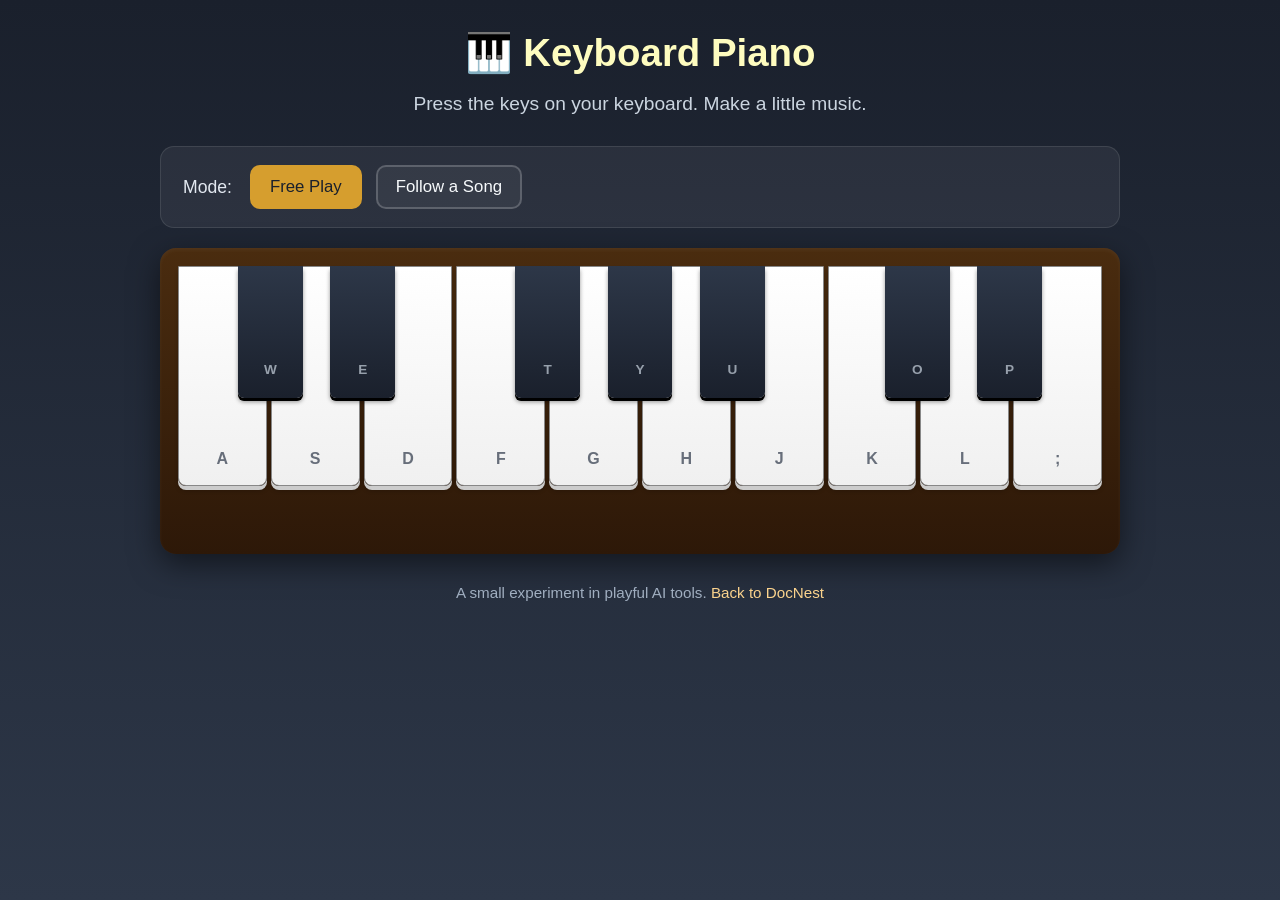
<file: experiments/piano.html>
<!DOCTYPE html>
<html lang="en">
<head>
<meta charset="UTF-8">
<meta name="viewport" content="width=device-width, initial-scale=1.0">
<meta name="robots" content="noindex, nofollow">
<title>Keyboard Piano — Make a Little Music</title>
<style>
  * { margin: 0; padding: 0; box-sizing: border-box; }

  body {
    font-family: -apple-system, BlinkMacSystemFont, 'Segoe UI', Roboto, sans-serif;
    background: linear-gradient(180deg, #1a202c 0%, #2d3748 100%);
    color: #f7fafc;
    min-height: 100vh;
    padding: 24px 16px 48px;
    line-height: 1.5;
  }

  .wrap { max-width: 960px; margin: 0 auto; }

  header { text-align: center; margin-bottom: 28px; }

  h1 {
    font-size: 2.4rem;
    color: #fefcbf;
    margin-bottom: 8px;
  }

  .subtitle {
    font-size: 1.2rem;
    color: #cbd5e0;
  }

  .panel {
    background: rgba(255,255,255,0.06);
    border: 1px solid rgba(255,255,255,0.1);
    border-radius: 14px;
    padding: 18px 22px;
    margin-bottom: 20px;
  }

  .row {
    display: flex;
    align-items: center;
    flex-wrap: wrap;
    gap: 14px;
  }

  .label {
    font-size: 1.1rem;
    color: #e2e8f0;
    margin-right: 4px;
  }

  button {
    font-family: inherit;
    font-size: 1.05rem;
    padding: 10px 18px;
    border: 2px solid rgba(255,255,255,0.2);
    background: rgba(255,255,255,0.05);
    color: #f7fafc;
    border-radius: 10px;
    cursor: pointer;
    transition: all 0.15s;
    min-height: 44px;
  }

  button:hover {
    background: rgba(255,255,255,0.12);
    border-color: rgba(255,255,255,0.35);
  }

  button.active {
    background: #d69e2e;
    border-color: #d69e2e;
    color: #1a202c;
  }

  button.primary {
    background: #38a169;
    border-color: #38a169;
  }

  button.primary:hover {
    background: #2f855a;
    border-color: #2f855a;
  }

  /* Piano */
  .piano-shell {
    background: linear-gradient(180deg, #4a2c0f 0%, #2d1808 100%);
    border-radius: 16px;
    padding: 18px 18px 22px;
    box-shadow: 0 10px 30px rgba(0,0,0,0.5), inset 0 2px 4px rgba(255,255,255,0.05);
    margin-bottom: 24px;
  }

  .piano {
    position: relative;
    height: 220px;
    user-select: none;
  }

  .white-keys {
    display: flex;
    height: 100%;
    gap: 4px;
  }

  .key {
    cursor: pointer;
    border-radius: 0 0 8px 8px;
    display: flex;
    flex-direction: column;
    align-items: center;
    justify-content: flex-end;
    padding-bottom: 14px;
    transition: all 0.05s;
    position: relative;
  }

  .key.white {
    flex: 1;
    background: linear-gradient(180deg, #ffffff 0%, #f0f0f0 100%);
    border: 1px solid #888;
    box-shadow: 0 4px 0 #ccc, 0 5px 4px rgba(0,0,0,0.2);
    color: #2d3748;
  }

  .key.white.pressed {
    background: linear-gradient(180deg, #fef3c7 0%, #fde68a 100%);
    box-shadow: 0 1px 0 #ccc, 0 2px 2px rgba(0,0,0,0.2);
    transform: translateY(2px);
  }

  .key.white.next {
    background: linear-gradient(180deg, #bee3f8 0%, #90cdf4 100%);
    box-shadow: 0 4px 0 #63b3ed, 0 5px 8px rgba(99,179,237,0.4);
  }

  .black-keys {
    position: absolute;
    top: 0;
    left: 0;
    right: 0;
    height: 60%;
    display: flex;
    pointer-events: none;
  }

  .key.black {
    width: 7%;
    background: linear-gradient(180deg, #2d3748 0%, #1a202c 100%);
    color: #cbd5e0;
    box-shadow: 0 3px 0 #000, 0 4px 4px rgba(0,0,0,0.4);
    pointer-events: auto;
    position: absolute;
    height: 100%;
    border-radius: 0 0 6px 6px;
    z-index: 2;
  }

  .key.black.pressed {
    background: linear-gradient(180deg, #744210 0%, #5d3208 100%);
    box-shadow: 0 1px 0 #000, 0 2px 2px rgba(0,0,0,0.4);
    transform: translateY(1px);
  }

  .key.black.next {
    background: linear-gradient(180deg, #2c5282 0%, #2a4365 100%);
    box-shadow: 0 3px 0 #1a365d, 0 4px 8px rgba(99,179,237,0.4);
  }

  .key-label {
    font-size: 1rem;
    font-weight: 600;
    opacity: 0.7;
  }

  .key.black .key-label { font-size: 0.85rem; padding-bottom: 4px; }

  .song-area {
    text-align: center;
    margin-top: 10px;
    min-height: 36px;
    font-size: 1.15rem;
    color: #fefcbf;
  }

  .song-area .progress {
    color: #cbd5e0;
    font-size: 1rem;
    margin-top: 4px;
  }

  .footer-note {
    text-align: center;
    color: #a0aec0;
    font-size: 0.95rem;
    margin-top: 28px;
  }

  .footer-note a { color: #fbd38d; text-decoration: none; }

  /* All-notes ribbon */
  .ribbon-wrap {
    background: rgba(0,0,0,0.25);
    border-radius: 12px;
    padding: 16px;
    margin-top: 14px;
  }

  .ribbon-header {
    display: flex;
    justify-content: space-between;
    align-items: center;
    flex-wrap: wrap;
    gap: 10px;
    margin-bottom: 12px;
  }

  .ribbon-title {
    font-size: 1.15rem;
    color: #fefcbf;
    font-weight: 600;
  }

  .ribbon-progress {
    color: #cbd5e0;
    font-size: 1rem;
  }

  .ribbon-progress strong {
    color: #90cdf4;
    font-size: 1.15rem;
    margin: 0 2px;
  }

  .note-ribbon {
    display: flex;
    flex-wrap: wrap;
    gap: 6px;
    line-height: 1;
  }

  .note-chip {
    min-width: 34px;
    height: 34px;
    padding: 0 8px;
    display: inline-flex;
    align-items: center;
    justify-content: center;
    background: rgba(255,255,255,0.08);
    color: #cbd5e0;
    border: 1px solid rgba(255,255,255,0.12);
    border-radius: 6px;
    font-size: 0.95rem;
    font-weight: 600;
    transition: all 0.15s;
  }

  .note-chip.done {
    background: rgba(72, 187, 120, 0.18);
    color: #9ae6b4;
    border-color: rgba(154, 230, 180, 0.3);
  }

  .note-chip.current {
    background: #2b6cb0;
    color: white;
    border-color: #63b3ed;
    box-shadow: 0 0 0 2px rgba(99,179,237,0.5);
    transform: scale(1.15);
  }

  .note-chip.playing {
    background: #d69e2e;
    color: #1a202c;
    border-color: #fefcbf;
    box-shadow: 0 0 0 2px rgba(254,252,191,0.6);
    transform: scale(1.2);
  }

  .restart-row {
    display: flex;
    justify-content: center;
    gap: 10px;
    margin-top: 14px;
    flex-wrap: wrap;
  }

  .disclaimer {
    background: rgba(214, 158, 46, 0.1);
    border-left: 3px solid #d69e2e;
    padding: 10px 14px;
    border-radius: 6px;
    color: #fefcbf;
    font-size: 0.95rem;
    margin-top: 12px;
    line-height: 1.5;
  }

  .hint {
    background: rgba(255, 252, 191, 0.08);
    border-left: 3px solid #d69e2e;
    padding: 12px 16px;
    border-radius: 6px;
    color: #fefcbf;
    font-size: 1.05rem;
    margin-top: 12px;
  }

  @media (max-width: 600px) {
    h1 { font-size: 1.9rem; }
    .piano { height: 180px; }
    .key-label { font-size: 0.85rem; }
    .key.black .key-label { font-size: 0.7rem; }
  }
</style>
</head>
<body>
<div class="wrap">
  <header>
    <h1>🎹 Keyboard Piano</h1>
    <p class="subtitle">Press the keys on your keyboard. Make a little music.</p>
  </header>

  <div class="panel">
    <div class="row">
      <span class="label">Mode:</span>
      <button id="freeBtn" class="active">Free Play</button>
      <button id="songBtn">Follow a Song</button>
    </div>
  </div>

  <div class="panel" id="songPanel" style="display:none;">
    <div class="row">
      <span class="label">Malayalam classics:</span>
      <button data-song="maveli">Maveli Naadu</button>
      <button data-song="omanathinkal">Omanathinkal Kidavo</button>
      <button data-song="aaraariraro">Aaraariraro</button>
    </div>
    <div class="row" style="margin-top:10px;">
      <span class="label">Other songs:</span>
      <button data-song="twinkle">Twinkle Twinkle</button>
      <button data-song="mary">Mary Had a Little Lamb</button>
      <button data-song="birthday">Happy Birthday</button>
      <button data-song="jingle">Jingle Bells</button>
    </div>
    <div class="disclaimer">
      The Malayalam tunes are simplified to fit a basic 7-note scale &mdash; close, but not a perfect Carnatic rendering. Tell me which sound off and I&rsquo;ll tune them.
    </div>
  </div>

  <div class="piano-shell">
    <div class="piano" id="piano"></div>
    <div class="song-area" id="songArea"></div>
  </div>

  <p class="footer-note">
    A small experiment in playful AI tools.
    <a href="../index.html">Back to DocNest</a>
  </p>
</div>

<script>
  // Note layout: 13 white keys + black keys. We'll do C4 to C5 (one octave + a bit).
  // White keys: C D E F G A B C → keyboard a s d f g h j k
  // Black keys: C# D# _ F# G# A# → keyboard w e _ t y u
  const WHITE = [
    { note: 'C4',  freq: 261.63, key: 'a' },
    { note: 'D4',  freq: 293.66, key: 's' },
    { note: 'E4',  freq: 329.63, key: 'd' },
    { note: 'F4',  freq: 349.23, key: 'f' },
    { note: 'G4',  freq: 392.00, key: 'g' },
    { note: 'A4',  freq: 440.00, key: 'h' },
    { note: 'B4',  freq: 493.88, key: 'j' },
    { note: 'C5',  freq: 523.25, key: 'k' },
    { note: 'D5',  freq: 587.33, key: 'l' },
    { note: 'E5',  freq: 659.25, key: ';' }
  ];

  const BLACK = [
    { note: 'C#4', freq: 277.18, key: 'w', afterWhite: 0 },
    { note: 'D#4', freq: 311.13, key: 'e', afterWhite: 1 },
    { note: 'F#4', freq: 369.99, key: 't', afterWhite: 3 },
    { note: 'G#4', freq: 415.30, key: 'y', afterWhite: 4 },
    { note: 'A#4', freq: 466.16, key: 'u', afterWhite: 5 },
    { note: 'C#5', freq: 554.37, key: 'o', afterWhite: 7 },
    { note: 'D#5', freq: 622.25, key: 'p', afterWhite: 8 }
  ];

  const SONGS = {
    twinkle: {
      title: 'Twinkle Twinkle Little Star',
      notes: ['C4','C4','G4','G4','A4','A4','G4','F4','F4','E4','E4','D4','D4','C4',
              'G4','G4','F4','F4','E4','E4','D4','G4','G4','F4','F4','E4','E4','D4',
              'C4','C4','G4','G4','A4','A4','G4','F4','F4','E4','E4','D4','D4','C4']
    },
    mary: {
      title: 'Mary Had a Little Lamb',
      notes: ['E4','D4','C4','D4','E4','E4','E4','D4','D4','D4','E4','G4','G4',
              'E4','D4','C4','D4','E4','E4','E4','E4','D4','D4','E4','D4','C4']
    },
    birthday: {
      title: 'Happy Birthday',
      notes: ['C4','C4','D4','C4','F4','E4','C4','C4','D4','C4','G4','F4',
              'C4','C4','C5','A4','F4','E4','D4','A#4','A#4','A4','F4','G4','F4']
    },
    jingle: {
      title: 'Jingle Bells',
      notes: ['E4','E4','E4','E4','E4','E4','E4','G4','C4','D4','E4',
              'F4','F4','F4','F4','F4','E4','E4','E4','E4','D4','D4','E4','D4','G4']
    },
    maveli: {
      title: 'Maveli Naadu Vaaneedum Kaalam',
      notes: ['C4','D4','E4','E4','G4','G4','E4','D4','C4','C4',
              'E4','E4','G4','G4','G4','G4','E4','D4','C4',
              'G4','G4','A4','A4','G4','E4','D4','C4',
              'E4','E4','D4','D4','C4','C4']
    },
    omanathinkal: {
      title: 'Omanathinkal Kidavo',
      notes: ['C4','D4','E4','F4','G4','G4','G4',
              'A4','G4','F4','E4','D4','D4','C4',
              'E4','E4','G4','G4','A4','G4','F4','E4',
              'D4','E4','F4','E4','D4','C4']
    },
    aaraariraro: {
      title: 'Aaraariraro (Lullaby)',
      notes: ['G4','E4','G4','E4','D4','D4','C4',
              'G4','E4','G4','E4','D4','D4','C4',
              'E4','D4','C4','D4','E4','D4','C4']
    }
  };

  // Build a flat lookup: keyboard key → note object
  const keyMap = {};
  WHITE.forEach(k => { keyMap[k.key] = k; });
  BLACK.forEach(k => { keyMap[k.key] = k; });

  // Note → DOM element
  const noteElements = {};

  // Audio
  let audioCtx = null;
  function ensureAudio() {
    if (!audioCtx) audioCtx = new (window.AudioContext || window.webkitAudioContext)();
    if (audioCtx.state === 'suspended') audioCtx.resume();
  }

  function playNote(freq) {
    ensureAudio();
    const now = audioCtx.currentTime;
    const osc1 = audioCtx.createOscillator();
    const osc2 = audioCtx.createOscillator();
    const gain = audioCtx.createGain();

    osc1.type = 'sine';
    osc2.type = 'triangle';
    osc1.frequency.value = freq;
    osc2.frequency.value = freq * 2;

    const gain2 = audioCtx.createGain();
    gain2.gain.value = 0.15;

    osc1.connect(gain);
    osc2.connect(gain2);
    gain2.connect(gain);

    gain.gain.setValueAtTime(0.0001, now);
    gain.gain.exponentialRampToValueAtTime(0.35, now + 0.015);
    gain.gain.exponentialRampToValueAtTime(0.0001, now + 1.4);

    gain.connect(audioCtx.destination);

    osc1.start(now);
    osc2.start(now);
    osc1.stop(now + 1.5);
    osc2.stop(now + 1.5);
  }

  // Build piano DOM
  function buildPiano() {
    const piano = document.getElementById('piano');
    piano.innerHTML = '';

    const whiteRow = document.createElement('div');
    whiteRow.className = 'white-keys';

    WHITE.forEach(k => {
      const el = document.createElement('div');
      el.className = 'key white';
      el.dataset.note = k.note;
      el.innerHTML = `<span class="key-label">${k.key.toUpperCase()}</span>`;
      el.addEventListener('mousedown', (e) => { e.preventDefault(); triggerNote(k.note); });
      el.addEventListener('touchstart', (e) => { e.preventDefault(); triggerNote(k.note); }, { passive: false });
      whiteRow.appendChild(el);
      noteElements[k.note] = el;
    });
    piano.appendChild(whiteRow);

    const blackRow = document.createElement('div');
    blackRow.className = 'black-keys';

    // Position black keys relative to white-key columns.
    // Each white key is 1/N of width. Black key sits between white[i] and white[i+1].
    const widthPct = 100 / WHITE.length;

    BLACK.forEach(k => {
      const el = document.createElement('div');
      el.className = 'key black';
      el.dataset.note = k.note;
      el.style.left = `calc(${(k.afterWhite + 1) * widthPct}% - 3.5%)`;
      el.innerHTML = `<span class="key-label">${k.key.toUpperCase()}</span>`;
      el.addEventListener('mousedown', (e) => { e.preventDefault(); triggerNote(k.note); });
      el.addEventListener('touchstart', (e) => { e.preventDefault(); triggerNote(k.note); }, { passive: false });
      blackRow.appendChild(el);
      noteElements[k.note] = el;
    });
    piano.appendChild(blackRow);
  }

  function flashKey(note) {
    const el = noteElements[note];
    if (!el) return;
    el.classList.add('pressed');
    setTimeout(() => el.classList.remove('pressed'), 180);
  }

  // Song state
  let currentSong = null;
  let songIndex = 0;

  function triggerNote(note) {
    const lookup = WHITE.find(w => w.note === note) || BLACK.find(b => b.note === note);
    if (!lookup) return;
    playNote(lookup.freq);
    flashKey(note);

    if (currentSong && currentSong.notes[songIndex] === note) {
      songIndex++;
      updateSongUI();
    }
  }

  function noteToKey(note) {
    const lookup = WHITE.find(w => w.note === note) || BLACK.find(b => b.note === note);
    return lookup ? lookup.key.toUpperCase() : note;
  }

  function updateSongUI() {
    document.querySelectorAll('.key.next').forEach(el => el.classList.remove('next'));
    const songArea = document.getElementById('songArea');

    if (!currentSong) {
      songArea.innerHTML = '';
      return;
    }

    const total = currentSong.notes.length;
    const done = songIndex >= total;

    if (!done) {
      noteElements[currentSong.notes[songIndex]]?.classList.add('next');
    }

    const chips = currentSong.notes.map((n, i) => {
      let cls = 'note-chip';
      if (i < songIndex) cls += ' done';
      else if (i === songIndex) cls += ' current';
      return `<div class="${cls}">${noteToKey(n)}</div>`;
    }).join('');

    const headerRight = done
      ? `<span class="ribbon-progress">🌟 You played the whole song!</span>`
      : `<span class="ribbon-progress"><strong>${songIndex}</strong> of <strong>${total}</strong> notes &middot; press <strong>${noteToKey(currentSong.notes[songIndex])}</strong> next</span>`;

    songArea.innerHTML = `
      <div class="ribbon-wrap">
        <div class="ribbon-header">
          <span class="ribbon-title">${currentSong.title}</span>
          ${headerRight}
        </div>
        <div class="note-ribbon">${chips}</div>
        <div class="restart-row">
          <button id="listenSong">${isPlaying ? '⏸ Stop' : '▶ Listen'}</button>
          <button id="restartSong" class="primary">Start Over</button>
        </div>
      </div>
    `;

    document.getElementById('restartSong').addEventListener('click', () => {
      stopPlayback();
      songIndex = 0;
      updateSongUI();
    });

    document.getElementById('listenSong').addEventListener('click', () => {
      if (isPlaying) stopPlayback();
      else playSong();
    });
  }

  // Auto-play state
  let isPlaying = false;
  let playTimeouts = [];
  const PLAY_TEMPO = 520; // ms between notes — slow enough to follow

  function playSong() {
    if (!currentSong || isPlaying) return;
    ensureAudio();
    isPlaying = true;

    const notes = currentSong.notes;
    notes.forEach((note, i) => {
      const t = setTimeout(() => {
        const lookup = WHITE.find(w => w.note === note) || BLACK.find(b => b.note === note);
        if (lookup) playNote(lookup.freq);
        flashKey(note);
        const chips = document.querySelectorAll('.note-ribbon .note-chip');
        chips.forEach(c => c.classList.remove('playing'));
        chips[i]?.classList.add('playing');
        chips[i]?.scrollIntoView({ behavior: 'smooth', block: 'nearest', inline: 'center' });
      }, i * PLAY_TEMPO);
      playTimeouts.push(t);
    });

    const endT = setTimeout(() => {
      isPlaying = false;
      document.querySelectorAll('.note-ribbon .note-chip').forEach(c => c.classList.remove('playing'));
      const btn = document.getElementById('listenSong');
      if (btn) btn.textContent = '▶ Listen';
    }, notes.length * PLAY_TEMPO + 300);
    playTimeouts.push(endT);

    const btn = document.getElementById('listenSong');
    if (btn) btn.textContent = '⏸ Stop';
  }

  function stopPlayback() {
    playTimeouts.forEach(t => clearTimeout(t));
    playTimeouts = [];
    isPlaying = false;
    document.querySelectorAll('.note-ribbon .note-chip').forEach(c => c.classList.remove('playing'));
    const btn = document.getElementById('listenSong');
    if (btn) btn.textContent = '▶ Listen';
  }

  // Keyboard input
  window.addEventListener('keydown', (e) => {
    if (e.repeat) return;
    const k = e.key.toLowerCase();
    const note = keyMap[k];
    if (note) {
      e.preventDefault();
      triggerNote(note.note);
    }
  });

  // Mode toggle
  document.getElementById('freeBtn').addEventListener('click', () => {
    document.getElementById('freeBtn').classList.add('active');
    document.getElementById('songBtn').classList.remove('active');
    document.getElementById('songPanel').style.display = 'none';
    stopPlayback();
    currentSong = null;
    songIndex = 0;
    updateSongUI();
  });

  document.getElementById('songBtn').addEventListener('click', () => {
    document.getElementById('songBtn').classList.add('active');
    document.getElementById('freeBtn').classList.remove('active');
    document.getElementById('songPanel').style.display = 'block';
  });

  document.querySelectorAll('[data-song]').forEach(btn => {
    btn.addEventListener('click', () => {
      stopPlayback();
      currentSong = SONGS[btn.dataset.song];
      songIndex = 0;
      updateSongUI();
    });
  });

  buildPiano();
</script>
</body>
</html>
</file>
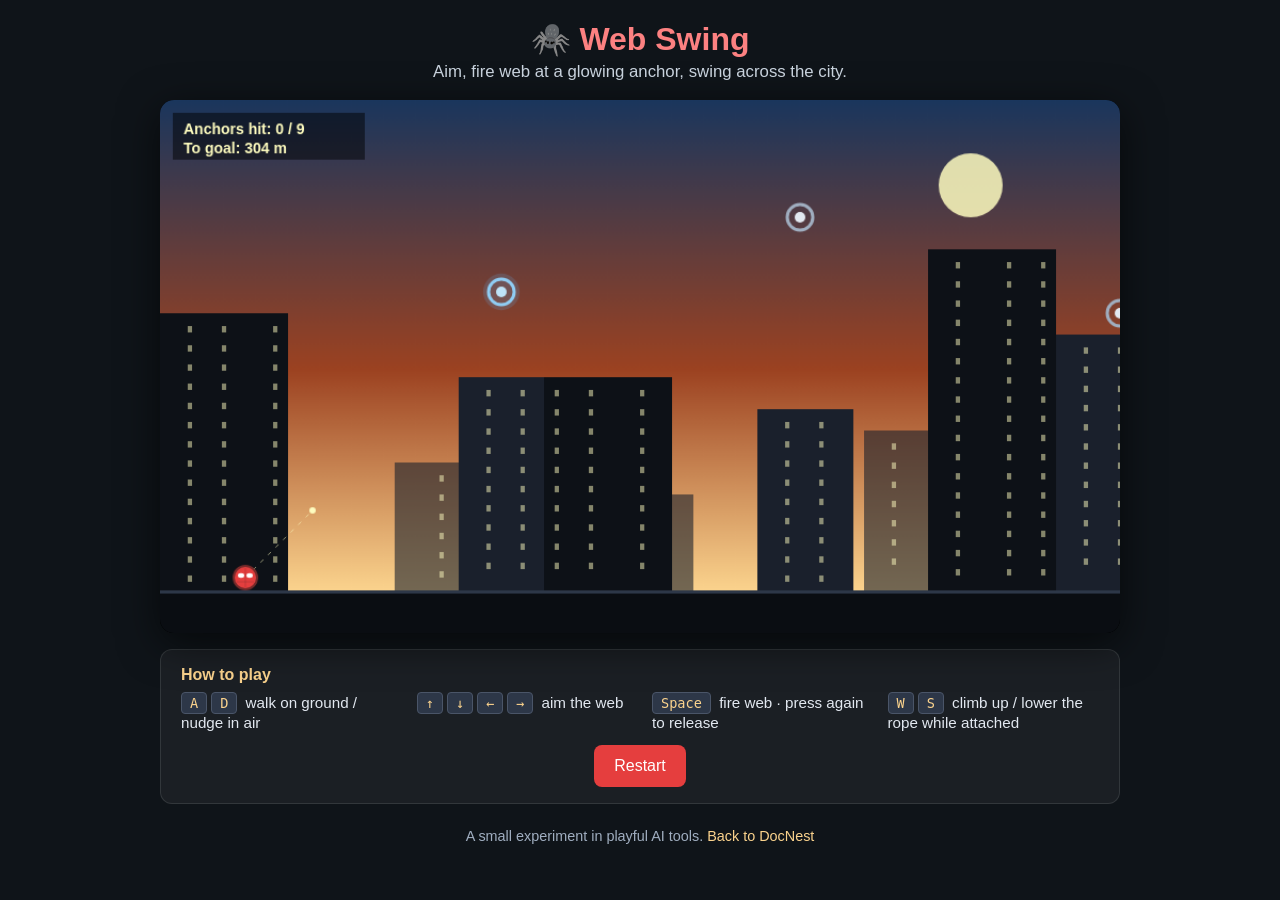
<file: experiments/web-swing.html>
<!DOCTYPE html>
<html lang="en">
<head>
<meta charset="UTF-8">
<meta name="viewport" content="width=device-width, initial-scale=1.0">
<meta name="robots" content="noindex, nofollow">
<title>Web Swing — A Little Spider Game</title>
<style>
  * { margin: 0; padding: 0; box-sizing: border-box; }

  body {
    font-family: -apple-system, BlinkMacSystemFont, 'Segoe UI', Roboto, sans-serif;
    background: #0f1419;
    color: #f7fafc;
    min-height: 100vh;
    padding: 20px 16px 40px;
  }

  .wrap { max-width: 960px; margin: 0 auto; }

  header { text-align: center; margin-bottom: 18px; }

  h1 { font-size: 2rem; color: #fc8181; margin-bottom: 4px; }
  .subtitle { font-size: 1.05rem; color: #cbd5e0; }

  .game-frame {
    background: #000;
    border-radius: 14px;
    overflow: hidden;
    box-shadow: 0 10px 40px rgba(0,0,0,0.6);
    position: relative;
  }

  canvas {
    display: block;
    width: 100%;
    height: auto;
    background: #000;
  }

  .controls {
    margin-top: 16px;
    background: rgba(255,255,255,0.05);
    border: 1px solid rgba(255,255,255,0.1);
    border-radius: 12px;
    padding: 16px 20px;
  }

  .controls h3 { font-size: 1rem; color: #fbd38d; margin-bottom: 8px; }

  .key-list {
    display: grid;
    grid-template-columns: repeat(auto-fit, minmax(200px, 1fr));
    gap: 8px 24px;
    color: #e2e8f0;
    font-size: 0.95rem;
  }

  .key-list kbd {
    display: inline-block;
    background: #2d3748;
    color: #fbd38d;
    padding: 2px 8px;
    border-radius: 4px;
    font-family: ui-monospace, monospace;
    font-size: 0.85rem;
    border: 1px solid #4a5568;
    margin-right: 4px;
  }

  .row {
    display: flex;
    gap: 12px;
    justify-content: center;
    margin-top: 14px;
    flex-wrap: wrap;
  }

  button {
    font-family: inherit;
    font-size: 1rem;
    padding: 10px 20px;
    background: #e53e3e;
    color: white;
    border: none;
    border-radius: 8px;
    cursor: pointer;
    min-height: 42px;
  }

  button:hover { background: #c53030; }

  .footer-note {
    text-align: center;
    color: #a0aec0;
    font-size: 0.9rem;
    margin-top: 24px;
  }

  .footer-note a { color: #fbd38d; text-decoration: none; }
</style>
</head>
<body>
<div class="wrap">
  <header>
    <h1>🕷️ Web Swing</h1>
    <p class="subtitle">Aim, fire web at a glowing anchor, swing across the city.</p>
  </header>

  <div class="game-frame">
    <canvas id="game" width="900" height="500"></canvas>
  </div>

  <div class="controls">
    <h3>How to play</h3>
    <div class="key-list">
      <div><kbd>A</kbd><kbd>D</kbd> walk on ground / nudge in air</div>
      <div><kbd>↑</kbd><kbd>↓</kbd><kbd>←</kbd><kbd>→</kbd> aim the web</div>
      <div><kbd>Space</kbd> fire web · press again to release</div>
      <div><kbd>W</kbd><kbd>S</kbd> climb up / lower the rope while attached</div>
    </div>
    <div class="row">
      <button id="restart">Restart</button>
    </div>
  </div>

  <p class="footer-note">
    A small experiment in playful AI tools.
    <a href="../index.html">Back to DocNest</a>
  </p>
</div>

<script>
(() => {
  const canvas = document.getElementById('game');
  const ctx = canvas.getContext('2d');
  const W = canvas.width, H = canvas.height;
  const GROUND_Y = H - 40;
  const GRAVITY = 0.45;
  const WALK_SPEED = 4;
  const MAX_WEB_RANGE = 380;
  const ANCHOR_HIT_RADIUS = 28;

  // World
  let anchors = [];
  let goalX = 0;
  let player, cameraX, aimDx, aimDy, hasWon, lastFireMissAt, lastFireMissAim;
  const keys = {};

  function makeLevel() {
    anchors = [
      { x: 320, y: 180 },
      { x: 600, y: 110 },
      { x: 900, y: 200 },
      { x: 1200, y: 90  },
      { x: 1500, y: 170 },
      { x: 1820, y: 80  },
      { x: 2150, y: 160 },
      { x: 2480, y: 100 },
      { x: 2800, y: 180 }
    ];
    anchors.forEach(a => a.hit = false);
    goalX = 3120;
    player = {
      x: 80, y: GROUND_Y - 12,
      vx: 0, vy: 0,
      attached: false,
      anchor: null,
      ropeLength: 0,
      angle: 0,
      angularVelocity: 0,
      facing: 1
    };
    cameraX = 0;
    aimDx = 0.7; aimDy = -0.7;
    hasWon = false;
    lastFireMissAt = 0;
    lastFireMissAim = null;
  }

  // ---------- Drawing ----------

  function drawBackground() {
    // Dusk sky gradient
    const grad = ctx.createLinearGradient(0, 0, 0, GROUND_Y);
    grad.addColorStop(0, '#1a365d');
    grad.addColorStop(0.55, '#9c4221');
    grad.addColorStop(1, '#fbd38d');
    ctx.fillStyle = grad;
    ctx.fillRect(0, 0, W, GROUND_Y);

    // Distant moon
    ctx.beginPath();
    const moonX = 760 - cameraX * 0.05;
    ctx.arc(moonX, 80, 30, 0, Math.PI * 2);
    ctx.fillStyle = 'rgba(254, 252, 191, 0.85)';
    ctx.fill();

    // Far buildings (slow parallax)
    ctx.fillStyle = 'rgba(26, 32, 44, 0.6)';
    drawBuildings(0.25, 220, [60, 120, 90, 150, 110, 80, 140, 100, 130, 95, 170, 120], 60);

    // Mid buildings
    ctx.fillStyle = '#1a202c';
    drawBuildings(0.55, 280, [140, 200, 170, 240, 180, 210, 160, 230, 190, 250, 175, 220], 90);

    // Near foreground buildings
    ctx.fillStyle = '#0d1117';
    drawBuildings(0.85, 360, [260, 200, 320, 240, 280, 340, 220, 300, 260, 320], 120);

    // Ground
    ctx.fillStyle = '#0a0d12';
    ctx.fillRect(0, GROUND_Y, W, H - GROUND_Y);
    ctx.fillStyle = '#2d3748';
    ctx.fillRect(0, GROUND_Y, W, 3);
  }

  function drawBuildings(parallax, spacing, heights, width) {
    const offset = (cameraX * parallax) % spacing;
    const startIdx = Math.floor((cameraX * parallax) / spacing);
    for (let i = -1; i < W / spacing + 2; i++) {
      const h = heights[(startIdx + i + heights.length * 100) % heights.length];
      const x = i * spacing - offset;
      ctx.fillRect(x, GROUND_Y - h, width, h);
      // Lit windows
      ctx.fillStyle = 'rgba(254, 252, 191, 0.5)';
      for (let wy = GROUND_Y - h + 12; wy < GROUND_Y - 12; wy += 18) {
        for (let wx = x + 10; wx < x + width - 10; wx += 16) {
          if (((wx + wy + startIdx + i) * 7) % 9 < 4) {
            ctx.fillRect(wx, wy, 4, 6);
          }
        }
      }
      // Restore building color (we just changed for windows)
      if (parallax === 0.25) ctx.fillStyle = 'rgba(26, 32, 44, 0.6)';
      else if (parallax === 0.55) ctx.fillStyle = '#1a202c';
      else ctx.fillStyle = '#0d1117';
    }
  }

  function drawGoal() {
    const sx = goalX - cameraX;
    if (sx < -40 || sx > W + 40) return;
    // Pole
    ctx.fillStyle = '#cbd5e0';
    ctx.fillRect(sx, GROUND_Y - 130, 4, 130);
    // Flag
    ctx.beginPath();
    ctx.moveTo(sx + 4, GROUND_Y - 130);
    ctx.lineTo(sx + 60, GROUND_Y - 115);
    ctx.lineTo(sx + 4, GROUND_Y - 100);
    ctx.closePath();
    ctx.fillStyle = '#48bb78';
    ctx.fill();
    ctx.fillStyle = 'white';
    ctx.font = 'bold 12px sans-serif';
    ctx.fillText('GOAL', sx + 12, GROUND_Y - 113);
  }

  function drawAnchors() {
    for (const a of anchors) {
      const sx = a.x - cameraX;
      if (sx < -50 || sx > W + 50) continue;
      const dx = a.x - player.x, dy = a.y - player.y;
      const dist = Math.sqrt(dx*dx + dy*dy);
      const reachable = dist < MAX_WEB_RANGE && !player.attached;

      // Halo
      const pulse = 14 + Math.sin(performance.now() / 300) * 3;
      if (reachable) {
        ctx.beginPath();
        ctx.arc(sx, a.y, pulse + 6, 0, Math.PI * 2);
        ctx.fillStyle = 'rgba(99, 179, 237, 0.18)';
        ctx.fill();
      }

      // Outer ring
      ctx.beginPath();
      ctx.arc(sx, a.y, 12, 0, Math.PI * 2);
      ctx.strokeStyle = a.hit ? '#9ae6b4' : (reachable ? '#90cdf4' : '#a0aec0');
      ctx.lineWidth = 3;
      ctx.stroke();

      // Inner dot
      ctx.beginPath();
      ctx.arc(sx, a.y, 5, 0, Math.PI * 2);
      ctx.fillStyle = a.hit ? '#9ae6b4' : (reachable ? '#bee3f8' : '#e2e8f0');
      ctx.fill();
    }
  }

  function drawWeb() {
    if (player.attached) {
      const sx = player.x - cameraX;
      const ax = player.anchor.x - cameraX;
      ctx.strokeStyle = 'white';
      ctx.lineWidth = 1.5;
      ctx.beginPath();
      ctx.moveTo(sx, player.y);
      ctx.lineTo(ax, player.anchor.y);
      ctx.stroke();
    }
    // Brief miss flash
    const elapsed = performance.now() - lastFireMissAt;
    if (elapsed < 250 && lastFireMissAim) {
      const sx = lastFireMissAim.fromX - cameraX;
      const sy = lastFireMissAim.fromY;
      const len = MAX_WEB_RANGE * (1 - elapsed / 250);
      ctx.strokeStyle = `rgba(255,255,255,${0.6 * (1 - elapsed/250)})`;
      ctx.lineWidth = 1;
      ctx.beginPath();
      ctx.moveTo(sx, sy);
      ctx.lineTo(sx + lastFireMissAim.dx * len, sy + lastFireMissAim.dy * len);
      ctx.stroke();
    }
  }

  function drawAim() {
    if (player.attached || hasWon) return;
    const sx = player.x - cameraX;
    const sy = player.y;
    ctx.strokeStyle = 'rgba(254, 252, 191, 0.55)';
    ctx.lineWidth = 1;
    ctx.setLineDash([4, 6]);
    ctx.beginPath();
    ctx.moveTo(sx, sy);
    ctx.lineTo(sx + aimDx * 90, sy + aimDy * 90);
    ctx.stroke();
    ctx.setLineDash([]);
    // Tip
    ctx.beginPath();
    ctx.arc(sx + aimDx * 90, sy + aimDy * 90, 3, 0, Math.PI * 2);
    ctx.fillStyle = '#fefcbf';
    ctx.fill();
  }

  function drawPlayer() {
    const sx = player.x - cameraX;
    const sy = player.y;
    // Body
    ctx.beginPath();
    ctx.arc(sx, sy, 11, 0, Math.PI * 2);
    ctx.fillStyle = '#e53e3e';
    ctx.fill();
    ctx.strokeStyle = '#742a2a';
    ctx.lineWidth = 2;
    ctx.stroke();
    // Eyes (mask)
    ctx.fillStyle = 'white';
    ctx.beginPath();
    ctx.ellipse(sx - 4, sy - 2, 3, 2.2, 0, 0, Math.PI * 2);
    ctx.ellipse(sx + 4, sy - 2, 3, 2.2, 0, 0, Math.PI * 2);
    ctx.fill();
    // Web pattern hint
    ctx.strokeStyle = 'rgba(116, 42, 42, 0.6)';
    ctx.lineWidth = 0.5;
    ctx.beginPath();
    ctx.moveTo(sx - 8, sy + 4); ctx.lineTo(sx + 8, sy + 4);
    ctx.moveTo(sx, sy - 9); ctx.lineTo(sx, sy + 9);
    ctx.stroke();
  }

  function drawHud() {
    const hits = anchors.filter(a => a.hit).length;
    ctx.fillStyle = 'rgba(0,0,0,0.5)';
    ctx.fillRect(12, 12, 180, 44);
    ctx.fillStyle = '#fefcbf';
    ctx.font = 'bold 14px sans-serif';
    ctx.fillText(`Anchors hit: ${hits} / ${anchors.length}`, 22, 32);
    const distLeft = Math.max(0, Math.round((goalX - player.x) / 10));
    ctx.fillText(`To goal: ${distLeft} m`, 22, 50);

    if (hasWon) {
      ctx.fillStyle = 'rgba(0,0,0,0.7)';
      ctx.fillRect(W/2 - 200, H/2 - 60, 400, 120);
      ctx.fillStyle = '#9ae6b4';
      ctx.font = 'bold 28px sans-serif';
      ctx.textAlign = 'center';
      ctx.fillText('🎉 You made it!', W/2, H/2 - 10);
      ctx.fillStyle = '#fefcbf';
      ctx.font = '16px sans-serif';
      ctx.fillText(`Anchors used: ${hits}.  Press Restart to swing again.`, W/2, H/2 + 20);
      ctx.textAlign = 'left';
    }
  }

  // ---------- Update ----------

  function updateAim() {
    let dx = 0, dy = 0;
    if (keys.ArrowLeft) dx -= 1;
    if (keys.ArrowRight) dx += 1;
    if (keys.ArrowUp) dy -= 1;
    if (keys.ArrowDown) dy += 1;
    if (dx !== 0 || dy !== 0) {
      const m = Math.sqrt(dx*dx + dy*dy);
      aimDx = dx / m;
      aimDy = dy / m;
    }
  }

  function step() {
    if (hasWon) return;
    updateAim();

    if (player.attached) {
      const L = player.ropeLength;
      // Pendulum: angularAccel = -(g/L) * sin(angle)
      const angularAccel = -(GRAVITY / L) * Math.sin(player.angle);
      player.angularVelocity += angularAccel;
      player.angularVelocity *= 0.9985;

      // Pump the swing with a/d
      if (keys.a) player.angularVelocity -= 0.0015;
      if (keys.d) player.angularVelocity += 0.0015;

      // Climb / extend rope
      if (keys.w && player.ropeLength > 40) player.ropeLength -= 2.2;
      if (keys.s && player.ropeLength < 380) player.ropeLength += 2.2;

      player.angle += player.angularVelocity;
      player.x = player.anchor.x + Math.sin(player.angle) * player.ropeLength;
      player.y = player.anchor.y + Math.cos(player.angle) * player.ropeLength;
    } else {
      player.vy += GRAVITY;
      const onGround = player.y >= GROUND_Y - 12;
      if (onGround) {
        if (keys.a) { player.vx = -WALK_SPEED; player.facing = -1; }
        else if (keys.d) { player.vx = WALK_SPEED; player.facing = 1; }
        else player.vx *= 0.6;
      } else {
        if (keys.a) player.vx -= 0.18;
        if (keys.d) player.vx += 0.18;
        player.vx = Math.max(-9, Math.min(9, player.vx));
      }

      player.x += player.vx;
      player.y += player.vy;

      if (player.y >= GROUND_Y - 12) {
        player.y = GROUND_Y - 12;
        player.vy = 0;
      }
      if (player.x < 20) { player.x = 20; player.vx = 0; }
    }

    // Goal check
    if (player.x >= goalX) hasWon = true;

    // Camera follows
    const targetCamX = Math.max(0, player.x - W * 0.4);
    cameraX += (targetCamX - cameraX) * 0.12;
  }

  function tryFireWeb() {
    if (hasWon) return;
    if (player.attached) {
      // Release: convert angular to linear velocity
      const a = player.angle;
      const L = player.ropeLength;
      const av = player.angularVelocity;
      player.vx = Math.cos(a) * av * L;
      player.vy = -Math.sin(a) * av * L;
      player.attached = false;
      player.anchor = null;
      return;
    }

    // Cast aim ray, find best anchor whose perpendicular distance to the ray is small
    let best = null, bestDot = Infinity;
    for (const anchor of anchors) {
      const dx = anchor.x - player.x;
      const dy = anchor.y - player.y;
      const dot = dx * aimDx + dy * aimDy; // distance along aim
      if (dot < 30 || dot > MAX_WEB_RANGE) continue;
      const cross = Math.abs(dx * aimDy - dy * aimDx); // perpendicular distance
      if (cross < ANCHOR_HIT_RADIUS && dot < bestDot) {
        best = anchor;
        bestDot = dot;
      }
    }

    if (best) {
      player.attached = true;
      player.anchor = best;
      best.hit = true;
      const dx = player.x - best.x;
      const dy = player.y - best.y;
      player.ropeLength = Math.sqrt(dx*dx + dy*dy);
      player.angle = Math.atan2(dx, dy);
      player.angularVelocity =
        (player.vx * Math.cos(player.angle) - player.vy * Math.sin(player.angle)) / player.ropeLength;
      player.vx = 0;
      player.vy = 0;
    } else {
      lastFireMissAt = performance.now();
      lastFireMissAim = { fromX: player.x, fromY: player.y, dx: aimDx, dy: aimDy };
    }
  }

  // ---------- Loop ----------

  function frame() {
    step();
    drawBackground();
    drawGoal();
    drawAnchors();
    drawWeb();
    drawAim();
    drawPlayer();
    drawHud();
    requestAnimationFrame(frame);
  }

  // ---------- Input ----------

  window.addEventListener('keydown', (e) => {
    if (['ArrowLeft','ArrowRight','ArrowUp','ArrowDown',' '].includes(e.key)) e.preventDefault();
    const k = e.key === ' ' ? ' ' : (e.key.length === 1 ? e.key.toLowerCase() : e.key);
    keys[k] = true;
    if (k === ' ') tryFireWeb();
    if (k === 'r') makeLevel();
  });
  window.addEventListener('keyup', (e) => {
    const k = e.key === ' ' ? ' ' : (e.key.length === 1 ? e.key.toLowerCase() : e.key);
    keys[k] = false;
  });

  document.getElementById('restart').addEventListener('click', () => {
    makeLevel();
    canvas.focus();
  });

  makeLevel();
  frame();
})();
</script>
</body>
</html>
</file>
<file: styles.css>
* {
    margin: 0;
    padding: 0;
    box-sizing: border-box;
}

body {
    font-family: -apple-system, BlinkMacSystemFont, 'Segoe UI', Roboto, Oxygen, Ubuntu, Cantarell, sans-serif;
    line-height: 1.6;
    color: #2d3748;
    background-color: #f7fafc;
}

.study-room-page {
    max-width: 1280px;
    margin: 0 auto;
    padding: 20px;
}

/* Top Nav */
.top-nav {
    text-align: right;
    padding: 8px 0 0;
    margin-bottom: 4px;
}

.top-nav a {
    color: #718096;
    font-size: 0.85rem;
    text-decoration: none;
}

.top-nav a:hover {
    color: #4a5568;
}

.nav-sep {
    color: #cbd5e0;
}

/* Page Header — lightweight CSS-only animated gradient (no JS, no WebGL) */
.page-header {
    position: relative;
    overflow: hidden;
    padding: 56px 16px;
    text-align: center;
    margin-bottom: 40px;
    margin-top: 20px;
    border-radius: 12px;
    background: linear-gradient(120deg, #eef2ff, #faf5ff, #ebf8ff, #f3e8ff);
    background-size: 300% 300%;
    animation: header-drift 16s ease-in-out infinite;
}

@keyframes header-drift {
    0%, 100% { background-position: 0% 50%; }
    50% { background-position: 100% 50%; }
}

@media (prefers-reduced-motion: reduce) {
    .page-header {
        animation: none;
    }
}

.page-header h1 {
    font-size: 2.5rem;
    margin-bottom: 16px;
    color: #1a202c;
}

.page-header p {
    font-size: 1.125rem;
    color: #718096;
    max-width: 768px;
    margin: 0 auto;
}

.hero-image {
    width: 100%;
    height: 400px;
    object-fit: cover;
    border-radius: 12px;
    margin-bottom: 40px;
    box-shadow: 0 4px 6px rgba(0, 0, 0, 0.1);
}

/* Feature Grid */
.feature-grid {
    display: grid;
    grid-template-columns: 1fr;
    gap: 24px;
    margin-bottom: 48px;
}

@media (min-width: 768px) {
    .feature-grid {
        grid-template-columns: repeat(2, 1fr);
    }
}

@media (min-width: 1024px) {
    .feature-grid {
        grid-template-columns: repeat(4, 1fr);
    }
}

.feature-card {
    background: white;
    border: 1px solid #e2e8f0;
    border-radius: 12px;
    padding: 24px;
    text-align: center;
    box-shadow: 0 1px 3px rgba(0, 0, 0, 0.1);
    transition: transform 0.2s, box-shadow 0.2s;
}

.feature-card:hover {
    transform: translateY(-4px);
    box-shadow: 0 4px 12px rgba(0, 0, 0, 0.15);
}

.feature-icon {
    height: 80px;
    display: flex;
    align-items: center;
    justify-content: center;
    border-radius: 8px;
    border: 2px dashed;
    margin-bottom: 16px;
    font-weight: 600;
    font-size: 0.875rem;
}

.feature-icon.blue {
    background: #ebf8ff;
    border-color: #90cdf4;
    color: #3182ce;
}

.feature-icon.green {
    background: #f0fff4;
    border-color: #9ae6b4;
    color: #38a169;
}

.feature-icon.purple {
    background: #faf5ff;
    border-color: #d6bcfa;
    color: #805ad5;
}

.feature-icon.orange {
    background: #fffaf0;
    border-color: #fbd38d;
    color: #dd6b20;
}

.feature-card h3 {
    font-size: 1.125rem;
    margin-bottom: 8px;
    color: #2d3748;
}

.feature-card p {
    font-size: 0.875rem;
    color: #718096;
    margin: 0;
}

/* Pricing Grid */
.pricing-grid {
    display: grid;
    grid-template-columns: 1fr;
    gap: 24px;
    margin-bottom: 48px;
}

@media (min-width: 768px) {
    .pricing-grid {
        grid-template-columns: repeat(2, 1fr);
    }
}

@media (min-width: 1024px) {
    .pricing-grid {
        grid-template-columns: repeat(3, 1fr);
    }
}

.pricing-card {
    background: white;
    border: 1px solid #e2e8f0;
    border-radius: 12px;
    overflow: hidden;
    box-shadow: 0 1px 3px rgba(0, 0, 0, 0.1);
    transition: transform 0.2s, box-shadow 0.2s;
}

.pricing-card.highlighted {
    border: 2px solid #00b4d8;
}

.pricing-card:hover {
    transform: translateY(-4px);
    box-shadow: 0 4px 12px rgba(0, 0, 0, 0.15);
}

.pricing-image {
    width: 100%;
    height: 200px;
    object-fit: cover;
}

.pricing-content {
    padding: 24px;
}

.pricing-badge {
    display: inline-block;
    padding: 4px 12px;
    border-radius: 16px;
    font-size: 0.75rem;
    font-weight: 600;
    margin-bottom: 16px;
}

.pricing-badge.orange {
    background: #fed7d7;
    color: #c53030;
}

.pricing-badge.teal {
    background: #b2f5ea;
    color: #234e52;
}

.pricing-badge.purple {
    background: #e9d8fd;
    color: #553c9a;
}

.pricing-card h3 {
    font-size: 1.5rem;
    margin-bottom: 8px;
    color: #2d3748;
}

.pricing-price {
    font-size: 2rem;
    font-weight: 700;
    color: #1a202c;
    margin-bottom: 4px;
}

.pricing-period {
    font-size: 1rem;
    color: #718096;
}

.pricing-original {
    text-decoration: line-through;
    color: #a0aec0;
    font-size: 1rem;
    margin-right: 8px;
}

.pricing-savings {
    color: #38a169;
    font-size: 0.875rem;
    font-weight: 600;
}

.pricing-description {
    color: #718096;
    margin-bottom: 16px;
    font-size: 0.875rem;
}

.pricing-features {
    list-style: none;
    padding: 0;
    margin-bottom: 24px;
}

.pricing-features li {
    padding: 8px 0;
    color: #4a5568;
    font-size: 0.875rem;
    display: flex;
    align-items: center;
}

.pricing-features li:before {
    content: "✓";
    color: #38a169;
    font-weight: 700;
    margin-right: 8px;
}

/* Info Section Grid */
.info-grid {
    display: grid;
    grid-template-columns: 1fr;
    gap: 24px;
    margin-bottom: 48px;
}

@media (min-width: 768px) {
    .info-grid {
        grid-template-columns: repeat(2, 1fr);
    }
}

.info-section {
    background: white;
    border: 1px solid #e2e8f0;
    border-radius: 12px;
    padding: 24px;
    box-shadow: 0 1px 3px rgba(0, 0, 0, 0.1);
}

.info-section h3 {
    color: #2b6cb0;
    font-size: 1.25rem;
    margin-bottom: 16px;
}

.info-section p {
    color: #4a5568;
    line-height: 1.6;
    margin-bottom: 16px;
}

.info-images {
    display: grid;
    grid-template-columns: repeat(2, 1fr);
    gap: 12px;
}

.info-images img {
    width: 100%;
    height: 120px;
    object-fit: cover;
    border-radius: 8px;
}

/* Guidelines List */
.guidelines-list {
    background: white;
    border: 1px solid #e2e8f0;
    border-radius: 12px;
    padding: 24px;
    box-shadow: 0 1px 3px rgba(0, 0, 0, 0.1);
}

.guidelines-list h3 {
    font-size: 1.25rem;
    margin-bottom: 16px;
    color: #2d3748;
}

.guideline-item {
    padding: 12px 0;
    border-bottom: 1px solid #e2e8f0;
    display: flex;
    align-items: flex-start;
}

.guideline-item:last-child {
    border-bottom: none;
}

.guideline-item:before {
    content: "✓";
    color: #3182ce;
    font-weight: 700;
    margin-right: 12px;
    flex-shrink: 0;
}

.guideline-label {
    font-weight: 600;
    color: #2d3748;
    margin-bottom: 4px;
}

.guideline-description {
    color: #718096;
    font-size: 0.875rem;
}

/* Photo Gallery */
.photo-gallery {
    margin-bottom: 48px;
}

.photo-gallery h2 {
    text-align: center;
    font-size: 2rem;
    margin-bottom: 32px;
    color: #1a202c;
}

.gallery-grid {
    display: grid;
    grid-template-columns: repeat(2, 1fr);
    gap: 16px;
}

@media (min-width: 1024px) {
    .gallery-grid {
        grid-template-columns: repeat(3, 1fr);
    }
}

.gallery-grid a {
    display: block;
    cursor: zoom-in;
}

.gallery-grid img {
    width: 100%;
    height: 200px;
    object-fit: cover;
    border-radius: 8px;
    transition: transform 0.2s;
    display: block;
}

.gallery-grid img:hover {
    transform: scale(1.05);
}

/* Lightbox */
.lightbox {
    position: fixed;
    inset: 0;
    z-index: 100;
    background: rgba(15, 18, 35, 0.92);
    display: flex;
    align-items: center;
    justify-content: center;
    padding: 24px;
}

.lightbox[hidden] {
    display: none;
}

.lightbox figure {
    margin: 0;
    text-align: center;
    max-width: 90vw;
}

.lightbox img {
    max-width: 90vw;
    max-height: 82vh;
    border-radius: 8px;
    box-shadow: 0 12px 40px rgba(0, 0, 0, 0.5);
}

.lightbox figcaption {
    color: #cbd5e0;
    font-size: 0.9rem;
    margin-top: 12px;
}

.lightbox button {
    background: rgba(255, 255, 255, 0.12);
    color: white;
    border: none;
    border-radius: 50%;
    width: 44px;
    height: 44px;
    font-size: 1.5rem;
    line-height: 1;
    cursor: pointer;
    flex-shrink: 0;
    transition: background 0.2s;
}

.lightbox button:hover {
    background: rgba(255, 255, 255, 0.25);
}

.lightbox-close {
    position: absolute;
    top: 18px;
    right: 18px;
}

.lightbox-prev {
    margin-right: 16px;
}

.lightbox-next {
    margin-left: 16px;
}

/* CTA Section */
.cta-section {
    background: linear-gradient(135deg, #667eea 0%, #764ba2 100%);
    color: white;
    padding: 48px 24px;
    border-radius: 12px;
    text-align: center;
    margin-bottom: 48px;
}

.cta-section h2 {
    font-size: 2rem;
    margin-bottom: 16px;
    color: white;
}

.cta-section p {
    font-size: 1.125rem;
    margin-bottom: 24px;
    opacity: 0.95;
}

/* Section Headings */
.section-heading {
    font-size: 1.875rem;
    text-align: center;
    margin: 48px 0 32px;
    color: #1a202c;
}

/* Schedule Table */
.schedule-card {
    background: white;
    border: 1px solid #e2e8f0;
    border-radius: 12px;
    padding: 24px;
    box-shadow: 0 1px 3px rgba(0, 0, 0, 0.1);
}

.schedule-card h3 {
    font-size: 1.25rem;
    margin-bottom: 16px;
    color: #2d3748;
}

.schedule-item {
    display: flex;
    justify-content: space-between;
    align-items: center;
    padding: 12px 0;
    border-bottom: 1px solid #e2e8f0;
}

.schedule-item:last-child {
    border-bottom: none;
}

.schedule-badge {
    display: inline-block;
    padding: 4px 12px;
    border-radius: 16px;
    font-size: 0.75rem;
    font-weight: 600;
    background: #c6f6d5;
    color: #22543d;
}

.schedule-badge.red {
    background: #fed7d7;
    color: #c53030;
}

/* Additional Services grid (auto-fit instead of 4 fixed columns) */
.services-grid {
    grid-template-columns: repeat(auto-fit, minmax(250px, 1fr));
    margin-bottom: 48px;
}

/* Find Us / Map */
.view-figure {
    margin: 0 0 24px;
    background: white;
    border: 1px solid #e2e8f0;
    border-radius: 12px;
    overflow: hidden;
    box-shadow: 0 1px 3px rgba(0, 0, 0, 0.1);
}

.view-figure a {
    display: block;
    cursor: zoom-in;
}

.view-figure img {
    display: block;
    width: 100%;
    max-height: 420px;
    object-fit: cover;
    object-position: center 35%;
}

.view-figure figcaption {
    padding: 14px 20px;
    color: #4a5568;
    font-size: 0.95rem;
    text-align: center;
}

.map-section {
    background: white;
    border: 1px solid #e2e8f0;
    border-radius: 12px;
    overflow: hidden;
    box-shadow: 0 1px 3px rgba(0, 0, 0, 0.1);
    margin-bottom: 48px;
}

.map-section iframe {
    display: block;
    width: 100%;
    height: 360px;
    border: 0;
}

.map-footer {
    display: flex;
    flex-wrap: wrap;
    align-items: center;
    justify-content: space-between;
    gap: 12px;
    padding: 16px 20px;
    color: #4a5568;
    font-size: 0.95rem;
}

.directions-link {
    color: #3182ce;
    text-decoration: none;
    font-weight: 600;
    white-space: nowrap;
}

.directions-link:hover {
    text-decoration: underline;
}

/* Contact Info */
.contact-info {
    display: flex;
    flex-direction: column;
    gap: 20px;
    margin-top: 24px;
}

@media (min-width: 768px) {
    .contact-info {
        flex-direction: row;
        justify-content: center;
        gap: 40px;
    }
}

.contact-item {
    display: flex;
    flex-direction: column;
    align-items: center;
    gap: 8px;
}

.contact-label {
    font-size: 0.875rem;
    opacity: 0.9;
    font-weight: 500;
}

.contact-value {
    font-size: 1.125rem;
    font-weight: 600;
}

.contact-value a {
    color: white;
    text-decoration: none;
    padding: 12px 24px;
    background: rgba(255, 255, 255, 0.2);
    border-radius: 8px;
    transition: background 0.3s;
    display: inline-block;
}

.contact-value a:hover {
    background: rgba(255, 255, 255, 0.3);
}

.whatsapp-btn {
    background: #25d366 !important;
    padding: 14px 28px !important;
    font-size: 1.125rem !important;
    border-radius: 8px !important;
    display: inline-flex !important;
    align-items: center;
    justify-content: center;
    gap: 8px;
    color: white;
    border: none;
    cursor: pointer;
    font-weight: 600;
    transition: background 0.3s;
}

.whatsapp-btn:hover {
    background: #20ba5a !important;
}

.booking-form {
    display: flex;
    flex-direction: column;
    gap: 12px;
    width: 280px;
    max-width: 100%;
    margin-top: 8px;
}

.booking-field {
    display: flex;
    flex-direction: column;
    gap: 4px;
    text-align: left;
}

.booking-field span {
    font-size: 0.8125rem;
    opacity: 0.9;
}

.booking-field input {
    padding: 10px 12px;
    border: none;
    border-radius: 8px;
    font-size: 1rem;
    font-family: inherit;
}

/* Footer */
.site-footer {
    text-align: center;
    padding: 24px 0;
    color: #a0aec0;
    font-size: 0.85rem;
    border-top: 1px solid #e2e8f0;
    margin-top: 8px;
}

.site-footer a {
    color: #718096;
    text-decoration: none;
}

/* Location Cards (hub / homepage) */
.locations-grid {
    display: grid;
    grid-template-columns: 1fr;
    gap: 24px;
    margin-bottom: 48px;
}

@media (min-width: 768px) {
    .locations-grid {
        grid-template-columns: repeat(2, 1fr);
    }
}

.location-card {
    display: flex;
    flex-direction: column;
    background: white;
    border: 1px solid #e2e8f0;
    border-radius: 12px;
    overflow: hidden;
    box-shadow: 0 1px 3px rgba(0, 0, 0, 0.1);
    transition: transform 0.2s, box-shadow 0.2s;
}

.location-card:hover {
    transform: translateY(-4px);
    box-shadow: 0 4px 12px rgba(0, 0, 0, 0.15);
}

.location-image {
    position: relative;
    width: 100%;
    height: 200px;
    object-fit: cover;
}

.location-media {
    position: relative;
}

.location-placeholder {
    width: 100%;
    height: 200px;
    display: flex;
    align-items: center;
    justify-content: center;
    color: #4a5568;
    font-weight: 600;
    letter-spacing: 0.3px;
    background: linear-gradient(120deg, #eef2ff, #faf5ff, #ebf8ff, #f3e8ff);
    background-size: 300% 300%;
    animation: header-drift 16s ease-in-out infinite;
}

@media (prefers-reduced-motion: reduce) {
    .location-placeholder {
        animation: none;
    }
}

.location-body {
    display: flex;
    flex-direction: column;
    flex: 1;
    padding: 24px;
}

.location-card h3 {
    font-size: 1.5rem;
    color: #2d3748;
    margin-bottom: 6px;
}

.location-address {
    color: #718096;
    font-size: 0.9rem;
    margin-bottom: 16px;
}

.location-price {
    color: #1a202c;
    font-weight: 700;
    font-size: 1.125rem;
    margin-bottom: 16px;
}

.location-price span {
    color: #718096;
    font-weight: 400;
    font-size: 0.9rem;
}

.location-cta {
    margin-top: auto;
    display: inline-flex;
    align-items: center;
    justify-content: center;
    gap: 8px;
    background: linear-gradient(135deg, #667eea 0%, #764ba2 100%);
    color: white;
    text-decoration: none;
    font-weight: 600;
    padding: 12px 22px;
    border-radius: 8px;
    transition: opacity 0.2s;
}

.location-cta:hover {
    opacity: 0.92;
}

/* Branch status badge */
.branch-status {
    position: absolute;
    top: 14px;
    left: 14px;
    padding: 5px 14px;
    border-radius: 16px;
    font-size: 0.75rem;
    font-weight: 700;
    letter-spacing: 0.3px;
    box-shadow: 0 1px 3px rgba(0, 0, 0, 0.2);
}

.branch-status.open {
    background: #c6f6d5;
    color: #22543d;
}

.branch-status.soon {
    background: #feebc8;
    color: #9c4221;
}

/* Status banner at the top of a branch page (metro branch page) */
.branch-banner {
    display: flex;
    flex-wrap: wrap;
    align-items: center;
    justify-content: center;
    gap: 10px;
    text-align: center;
    background: linear-gradient(135deg, #38a169 0%, #2f855a 100%);
    color: white;
    padding: 14px 24px;
    border-radius: 12px;
    font-weight: 600;
    margin-bottom: 32px;
}

.branch-banner .pill {
    background: rgba(255, 255, 255, 0.25);
    padding: 3px 12px;
    border-radius: 14px;
    font-size: 0.8rem;
    letter-spacing: 0.4px;
}
</file>
